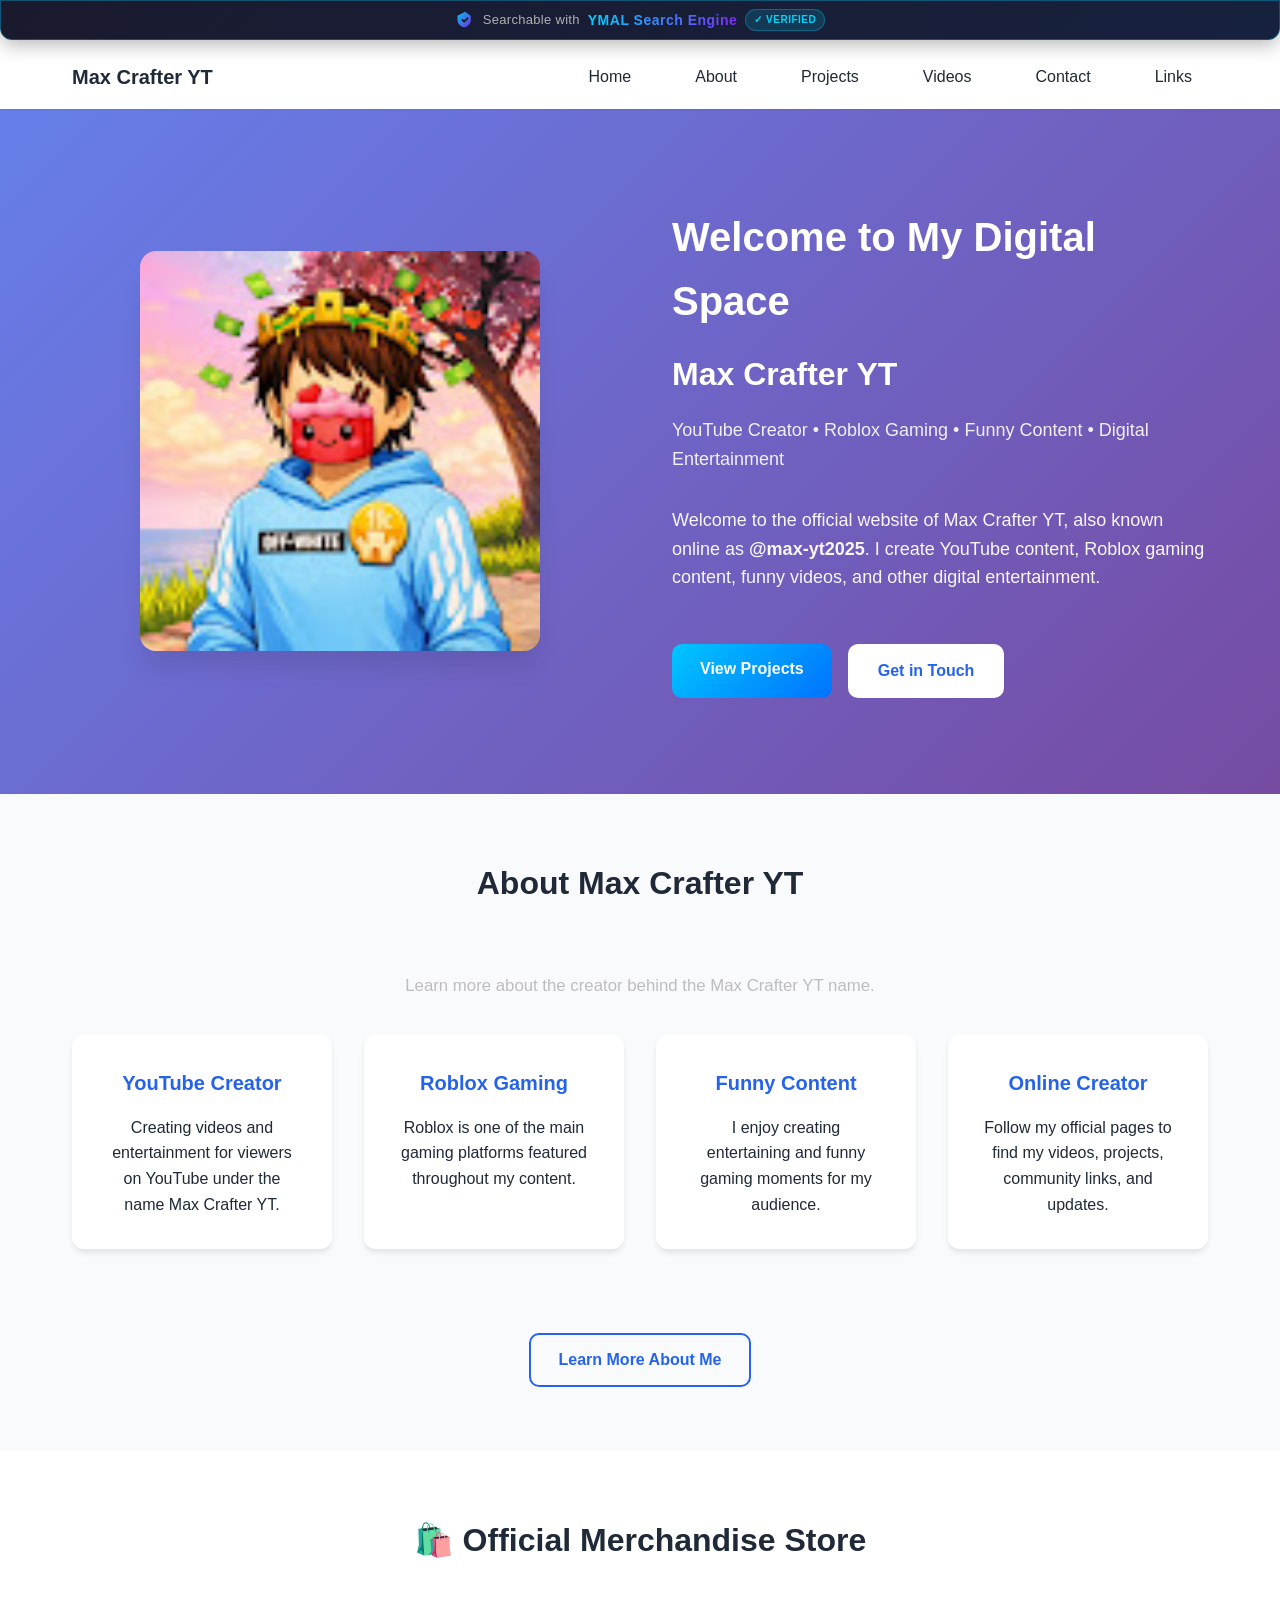
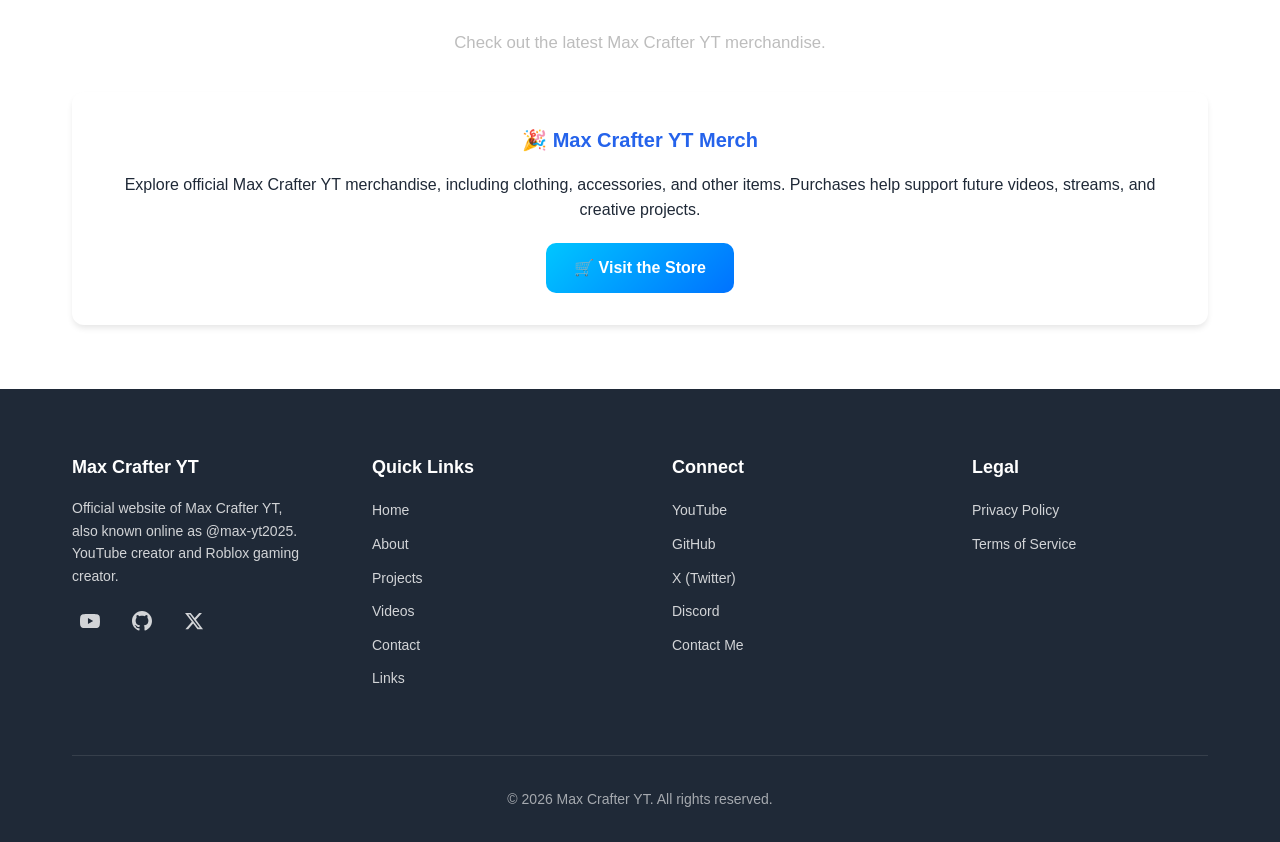
<file: index.html>
<!DOCTYPE html>
<html lang="en">
<head>
    <meta charset="UTF-8">
    <meta name="viewport" content="width=device-width, initial-scale=1.0">

    <title>Max Crafter YT | YouTube Creator & Roblox Gaming</title>

    <meta name="description" content="Max Crafter YT is a YouTube creator and Roblox gaming creator known as @max-yt2025. Explore videos, projects, official links, and information about Max Crafter YT.">

    <meta name="author" content="Max Crafter YT">
    <meta name="robots" content="index, follow">

    <link rel="canonical" href="https://max-yt2025.space/">

    <!-- Open Graph -->
    <meta property="og:type" content="website">
    <meta property="og:url" content="https://max-yt2025.space/">
    <meta property="og:title" content="Max Crafter YT | YouTube Creator & Roblox Gaming">
    <meta property="og:description" content="Official website of Max Crafter YT (@max-yt2025), a YouTube creator and Roblox gaming creator.">
    <meta property="og:image" content="https://max-yt2025.space/assets/profile2.jpg">
    <meta property="og:image:width" content="1200">
    <meta property="og:image:height" content="630">
    <meta property="og:site_name" content="Max Crafter YT">

    <!-- Twitter / X -->
    <meta name="twitter:card" content="summary_large_image">
    <meta name="twitter:url" content="https://max-yt2025.space/">
    <meta name="twitter:title" content="Max Crafter YT | YouTube Creator & Roblox Gaming">
    <meta name="twitter:description" content="Official website of Max Crafter YT (@max-yt2025), a YouTube creator and Roblox gaming creator.">
    <meta name="twitter:image" content="https://max-yt2025.space/assets/twitter-image.jpg">

    <link rel="icon" type="image/x-icon" href="favicon/favicon.ico">
    <link rel="stylesheet" href="css/styles.css">

    <!-- Google AdSense -->
    <script async
        src="https://pagead2.googlesyndication.com/pagead/js/adsbygoogle.js?client=ca-pub-3309273645696464"
        crossorigin="anonymous"></script>

    <!-- Person / Creator structured data -->
    <script type="application/ld+json">
    {
        "@context": "https://schema.org",
        "@type": "Person",
        "name": "Max Crafter YT",
        "alternateName": [
            "@max-yt2025",
            "Max Crafter"
        ],
        "url": "https://max-yt2025.space/",
        "image": "https://max-yt2025.space/assets/profile2.jpg",
        "description": "Max Crafter YT is a YouTube creator and Roblox gaming creator known online as @max-yt2025.",
        "sameAs": [
            "https://youtube.com/@max-yt2025",
            "https://github.com/max-yt2025",
            "https://twitter.com/max_yt2025",
            "https://max-yt2025.space/discord"
        ]
    }
    </script>

    <!-- Website structured data -->
    <script type="application/ld+json">
    {
        "@context": "https://schema.org",
        "@type": "WebSite",
        "name": "Max Crafter YT",
        "url": "https://max-yt2025.space/",
        "description": "The official website of Max Crafter YT, a YouTube creator and Roblox gaming creator.",
        "publisher": {
            "@type": "Person",
            "name": "Max Crafter YT"
        }
    }
    </script>

    <!-- YMAL Banner -->
    <style>
        .ymal-banner {
            background: linear-gradient(135deg, #1a1a2e 0%, #16213e 100%);
            border: 1px solid rgba(0, 212, 255, 0.3);
            border-radius: 0 0 12px 12px;
            padding: 8px 20px;
            display: flex;
            justify-content: center;
            align-items: center;
            gap: 8px;
            box-shadow: 0 4px 20px rgba(0, 0, 0, 0.3);
            backdrop-filter: blur(10px);
            width: 100%;
            position: fixed;
            top: 0;
            left: 0;
            z-index: 10000;
        }

        .ymal-banner:hover {
            border-color: rgba(0, 212, 255, 0.6);
            box-shadow: 0 4px 25px rgba(0, 212, 255, 0.15);
        }

        .shield-icon {
            width: 20px;
            height: 20px;
            flex-shrink: 0;
        }

        .banner-text {
            color: #b0b0b0;
            font-size: 13px;
            font-weight: 500;
            letter-spacing: 0.3px;
            white-space: nowrap;
        }

        .banner-brand {
            background: linear-gradient(90deg, #00d4ff, #7b2ff7);
            -webkit-background-clip: text;
            -webkit-text-fill-color: transparent;
            background-clip: text;
            font-weight: 700;
            font-size: 14px;
            letter-spacing: 0.5px;
            white-space: nowrap;
            cursor: pointer;
            text-decoration: none;
        }

        .banner-brand:hover {
            background: linear-gradient(90deg, #33ddff, #9b4fff);
            -webkit-background-clip: text;
            -webkit-text-fill-color: transparent;
            background-clip: text;
        }

        .verified-badge {
            background: rgba(0, 212, 255, 0.15);
            border: 1px solid rgba(0, 212, 255, 0.3);
            border-radius: 12px;
            padding: 2px 8px;
            font-size: 10px;
            color: #00d4ff;
            font-weight: 600;
            letter-spacing: 0.5px;
            white-space: nowrap;
        }

        body {
            padding-top: 45px;
        }

        .section-subtitle {
            text-align: center;
            color: #bdbdbd;
            margin-bottom: 35px;
            font-size: 1.05rem;
        }

        .btn {
            display: inline-block;
            margin-top: 20px;
            padding: 12px 28px;
            border-radius: 10px;
            text-decoration: none;
            font-weight: 700;
            transition: all 0.25s ease;
        }

        .btn-primary {
            background: linear-gradient(135deg, #00c6ff, #0072ff);
            color: #fff;
        }

        .btn-primary:hover {
            transform: translateY(-3px);
            box-shadow: 0 8px 20px rgba(0, 114, 255, 0.35);
        }

        @media (max-width: 480px) {
            .ymal-banner {
                padding: 6px 12px;
                gap: 6px;
                border-radius: 0 0 8px 8px;
            }

            .banner-text {
                font-size: 11px;
            }

            .banner-brand {
                font-size: 12px;
            }

            .verified-badge {
                font-size: 9px;
                padding: 2px 6px;
            }

            .shield-icon {
                width: 18px;
                height: 18px;
            }

            body {
                padding-top: 38px;
            }
        }
    </style>
</head>

<body>

    <!-- YMAL Search Engine Banner -->
    <div class="ymal-banner">
        <svg class="shield-icon"
             viewBox="0 0 24 24"
             fill="none"
             xmlns="http://www.w3.org/2000/svg"
             aria-hidden="true">

            <defs>
                <linearGradient id="shieldGrad"
                                x1="0%"
                                y1="0%"
                                x2="100%"
                                y2="100%">
                    <stop offset="0%"
                          style="stop-color:#00d4ff;stop-opacity:1" />
                    <stop offset="100%"
                          style="stop-color:#7b2ff7;stop-opacity:1" />
                </linearGradient>
            </defs>

            <path d="M12 2L3 7V12C3 16.4183 6.58172 20 11 21C15.4183 20 19 16.4183 19 12V7L12 2Z"
                  fill="url(#shieldGrad)"
                  opacity="0.9"/>

            <path d="M9 12L11 14L15 10"
                  stroke="#1a1a2e"
                  stroke-width="2.2"
                  stroke-linecap="round"
                  stroke-linejoin="round"/>
        </svg>

        <span class="banner-text">
            Searchable with
        </span>

        <a href="https://ymal.space/"
           target="_blank"
           rel="noopener noreferrer"
           class="banner-brand">
            YMAL Search Engine
        </a>

        <span class="verified-badge">
            ✓ VERIFIED
        </span>
    </div>

    <!-- Navigation -->
    <nav class="navbar">
        <div class="container">

            <div class="nav-brand">
                <a href="/">Max Crafter YT</a>
            </div>

            <button class="nav-toggle"
                    id="navToggle"
                    aria-label="Toggle navigation"
                    aria-expanded="false">

                <span></span>
                <span></span>
                <span></span>

            </button>

            <ul class="nav-menu" id="navMenu">

                <li>
                    <a href="/" class="active">Home</a>
                </li>

                <li>
                    <a href="/about">About</a>
                </li>

                <li>
                    <a href="/projects">Projects</a>
                </li>

                <li>
                    <a href="/videos">Videos</a>
                </li>

                <li>
                    <a href="/contact">Contact</a>
                </li>

                <li>
                    <a href="/links">Links</a>
                </li>

            </ul>

        </div>
    </nav>

    <!-- Hero -->
    <header class="hero">
        <div class="container">

            <div class="hero-content">

                <div class="hero-image">
                    <img
                        src="assets/profile2.jpg"
                        alt="Max Crafter YT"
                        width="400"
                        height="400">
                </div>

                <div class="hero-text">

                    <h1>Welcome to My Digital Space</h1>

                    <h2>Max Crafter YT</h2>

                    <p class="hero-tagline">
                        YouTube Creator • Roblox Gaming • Funny Content • Digital Entertainment
                    </p>

                    <p class="hero-description">
                        Welcome to the official website of Max Crafter YT,
                        also known online as <strong>@max-yt2025</strong>.
                        I create YouTube content, Roblox gaming content,
                        funny videos, and other digital entertainment.
                    </p>

                    <div class="hero-buttons">

                        <a href="/projects"
                           class="btn btn-primary">
                            View Projects
                        </a>

                        <a href="/contact"
                           class="btn btn-secondary">
                            Get in Touch
                        </a>

                    </div>

                </div>

            </div>

        </div>
    </header>

    <!-- About Preview -->
    <section class="section about-preview">

        <div class="container">

            <h2>About Max Crafter YT</h2>

            <p class="section-subtitle">
                Learn more about the creator behind the Max Crafter YT name.
            </p>

            <div class="about-grid">

                <div class="about-card">
                    <h3>YouTube Creator</h3>
                    <p>
                        Creating videos and entertainment for viewers on YouTube
                        under the name Max Crafter YT.
                    </p>
                </div>

                <div class="about-card">
                    <h3>Roblox Gaming</h3>
                    <p>
                        Roblox is one of the main gaming platforms featured
                        throughout my content.
                    </p>
                </div>

                <div class="about-card">
                    <h3>Funny Content</h3>
                    <p>
                        I enjoy creating entertaining and funny gaming moments
                        for my audience.
                    </p>
                </div>

                <div class="about-card">
                    <h3>Online Creator</h3>
                    <p>
                        Follow my official pages to find my videos, projects,
                        community links, and updates.
                    </p>
                </div>

            </div>

            <div class="section-footer">
                <a href="/about" class="btn btn-outline">
                    Learn More About Me
                </a>
            </div>

        </div>

    </section>

    <!-- Official Merchandise -->
    <section class="section about-preview">

        <div class="container">

            <h2>🛍️ Official Merchandise Store</h2>

            <p class="section-subtitle">
                Check out the latest Max Crafter YT merchandise.
            </p>

            <div class="about-grid">

                <div class="about-card">

                    <h3>🎉 Max Crafter YT Merch</h3>

                    <p>
                        Explore official Max Crafter YT merchandise,
                        including clothing, accessories, and other items.
                        Purchases help support future videos, streams,
                        and creative projects.
                    </p>

                    <a href="https://shop.max-yt2025.space/"
                       target="_blank"
                       rel="noopener noreferrer"
                       class="btn btn-primary"
                       aria-label="Visit the official Max Crafter YT merchandise store">
                        🛒 Visit the Store
                    </a>

                </div>

            </div>

        </div>

    </section>

    <!-- Background Music -->
    <audio id="bgmusic" loop>
        <source src="music.mp3" type="audio/mpeg">
    </audio>

    <!-- Footer -->
    <footer class="footer">

        <div class="container">

            <div class="footer-content">

                <!-- Creator -->
                <div class="footer-section">

                    <h4>Max Crafter YT</h4>

                    <p>
                        Official website of Max Crafter YT,
                        also known online as @max-yt2025.
                        YouTube creator and Roblox gaming creator.
                    </p>

                    <div class="footer-social">

                        <a href="https://youtube.com/@max-yt2025"
                           target="_blank"
                           rel="noopener noreferrer"
                           aria-label="YouTube">

                            <svg viewBox="0 0 24 24"
                                 width="20"
                                 height="20"
                                 fill="currentColor">
                                <path d="M23.498 6.186a3.016 3.016 0 0 0-2.122-2.136C19.505 3.545 12 3.545 12 3.545s-7.505 0-9.377.505A3.017 3.017 0 0 0 .502 6.186C0 8.07 0 12 0 12s0 3.93.502 5.814a3.016 3.016 0 0 0 2.122 2.136c1.871.505 9.376.505 9.376.505s7.505 0 9.377-.505a3.015 3.015 0 0 0 2.122-2.136C24 15.93 24 12 24 12s0-3.93-.502-5.814zM9.545 15.568V8.432L15.818 12l-6.273 3.568z"/>
                            </svg>

                        </a>

                        <a href="https://github.com/max-yt2025"
                           target="_blank"
                           rel="noopener noreferrer"
                           aria-label="GitHub">

                            <svg viewBox="0 0 24 24"
                                 width="20"
                                 height="20"
                                 fill="currentColor">
                                <path d="M12 0c-6.626 0-12 5.373-12 12 0 5.302 3.438 9.8 8.207 11.387.599.111.793-.261.793-.577v-2.234c-3.338.726-4.033-1.416-4.033-1.416-.546-1.387-1.333-1.756-1.333-1.756-1.089-.745.083-.729.083-.729 1.205.084 1.839 1.237 1.839 1.237 1.07 1.834 2.807 1.304 3.492.997.107-.775.418-1.305.762-1.604-2.665-.305-5.467-1.334-5.467-5.931 0-1.311.469-2.381 1.236-3.221-.124-.303-.535-1.524.117-3.176 0 0 1.008-.322 3.301 1.23.957-.266 1.983-.399 3.003-.404 1.02.005 2.047.138 3.006.404 2.291-1.552 3.297-1.23 3.297-1.23.653 1.653.242 2.874.118 3.176.77.84 1.235 1.911 1.235 3.221 0 4.609-2.807 5.624-5.479 5.921.43.372.823 1.102.823 2.222v3.293c0 .319.192.694.801.576 4.765-1.589 8.199-6.086 8.199-11.386 0-6.627-5.373-12-12-12z"/>
                            </svg>

                        </a>

                        <a href="https://twitter.com/max_yt2025"
                           target="_blank"
                           rel="noopener noreferrer"
                           aria-label="X (Twitter)">

                            <svg viewBox="0 0 24 24"
                                 width="20"
                                 height="20"
                                 fill="currentColor">
                                <path d="M18.244 2.25h3.308l-7.227 8.26 8.502 11.24H16.17l-5.214-6.817L4.99 21.75H1.68l7.73-8.835L1.254 2.25H8.08l4.713 6.231zm-1.161 17.52h1.833L7.084 4.126H5.117z"/>
                            </svg>

                        </a>

                    </div>

                </div>

                <!-- Quick Links -->
                <div class="footer-section">

                    <h4>Quick Links</h4>

                    <ul>
                        <li><a href="/">Home</a></li>
                        <li><a href="/about">About</a></li>
                        <li><a href="/projects">Projects</a></li>
                        <li><a href="/videos">Videos</a></li>
                        <li><a href="/contact">Contact</a></li>
                        <li><a href="/links">Links</a></li>
                    </ul>

                </div>

                <!-- Connect -->
                <div class="footer-section">

                    <h4>Connect</h4>

                    <ul>
                        <li>
                            <a href="https://youtube.com/@max-yt2025"
                               target="_blank"
                               rel="noopener noreferrer">
                                YouTube
                            </a>
                        </li>

                        <li>
                            <a href="https://github.com/max-yt2025"
                               target="_blank"
                               rel="noopener noreferrer">
                                GitHub
                            </a>
                        </li>

                        <li>
                            <a href="https://twitter.com/max_yt2025"
                               target="_blank"
                               rel="noopener noreferrer">
                                X (Twitter)
                            </a>
                        </li>

                        <li>
                            <a href="/discord">
                                Discord
                            </a>
                        </li>

                        <li>
                            <a href="/contact">
                                Contact Me
                            </a>
                        </li>
                    </ul>

                </div>

                <!-- Legal -->
                <div class="footer-section">

                    <h4>Legal</h4>

                    <ul>
                        <li>
                            <a href="/privacy">
                                Privacy Policy
                            </a>
                        </li>

                        <li>
                            <a href="/terms">
                                Terms of Service
                            </a>
                        </li>
                    </ul>

                </div>

            </div>

            <div class="footer-bottom">

                <p>
                    &copy; 2026 Max Crafter YT. All rights reserved.
                </p>

            </div>

        </div>

    </footer>

    <script src="js/script.js"></script>

    <script>
        document.addEventListener("click", function () {
            const music = document.getElementById("bgmusic");

            if (music) {
                music.play().catch(() => {});
            }
        }, { once: true });
    </script>

</body>
</html>
</file>
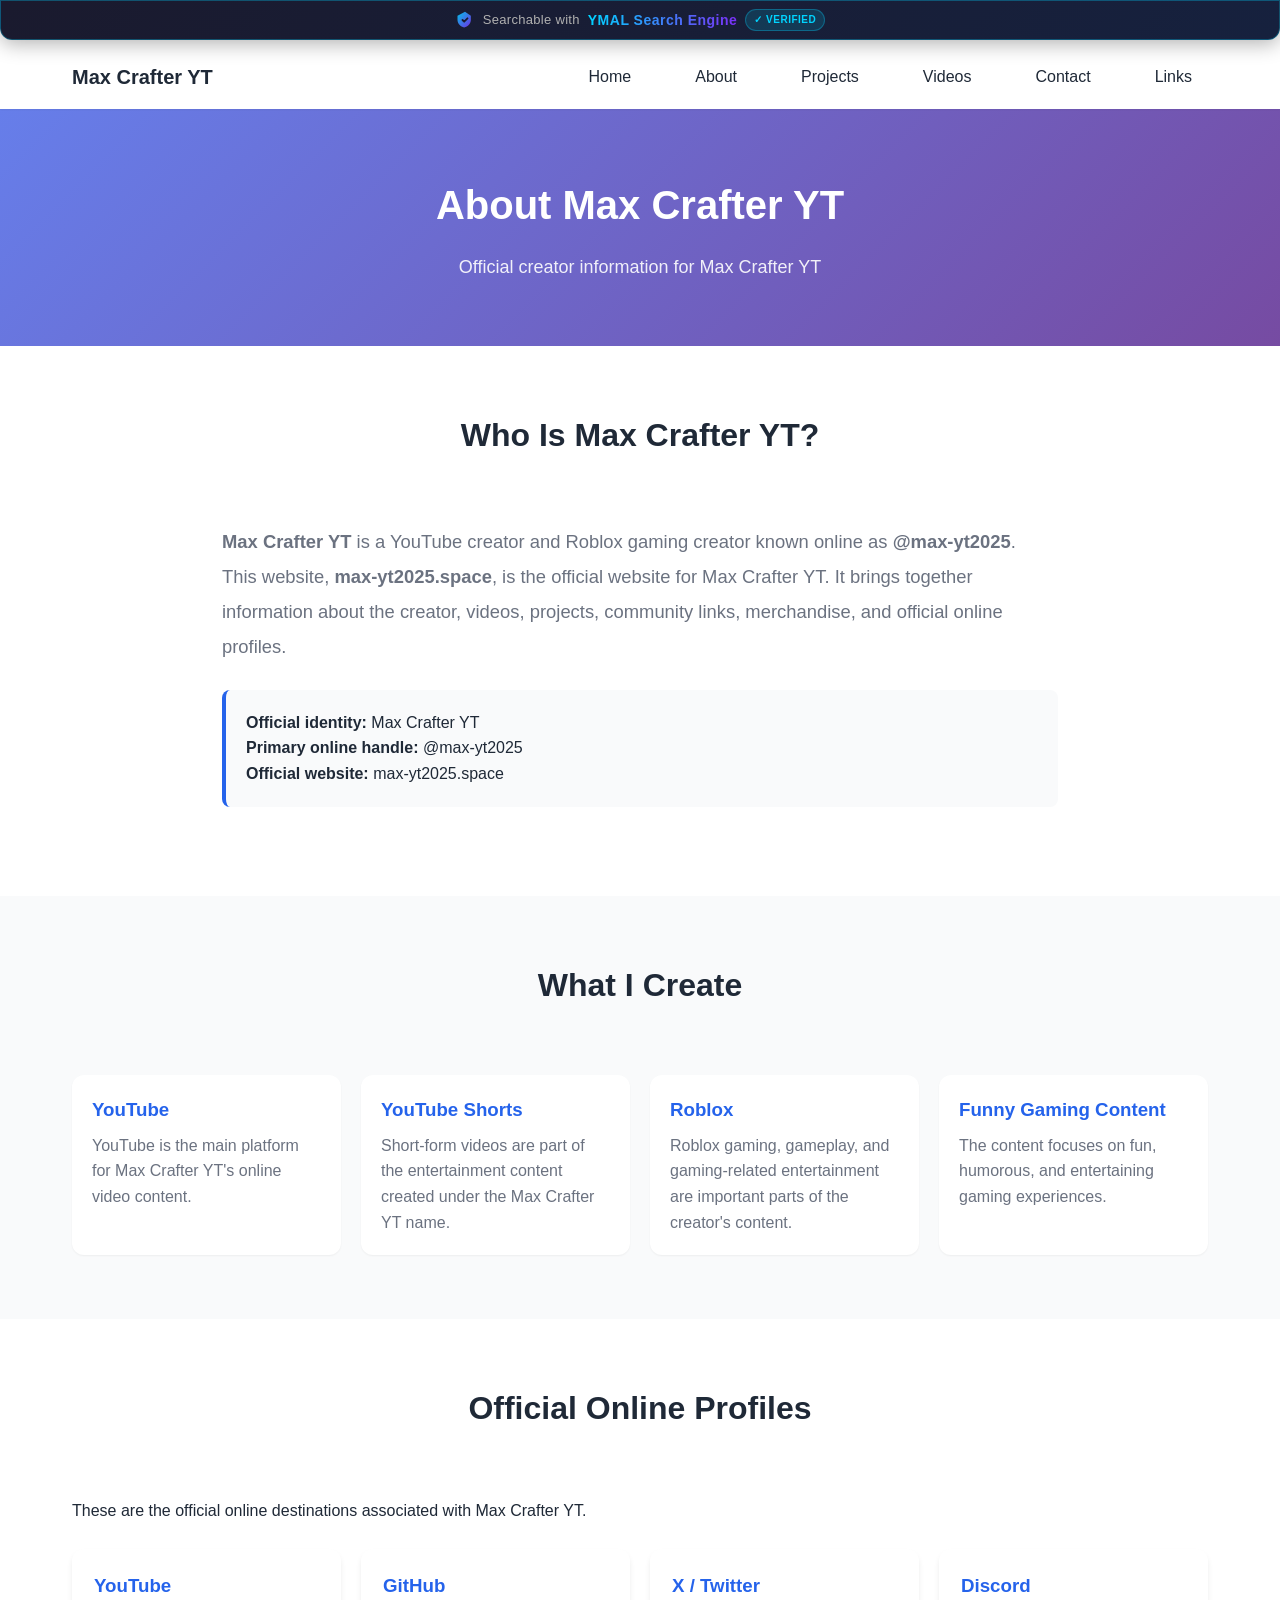
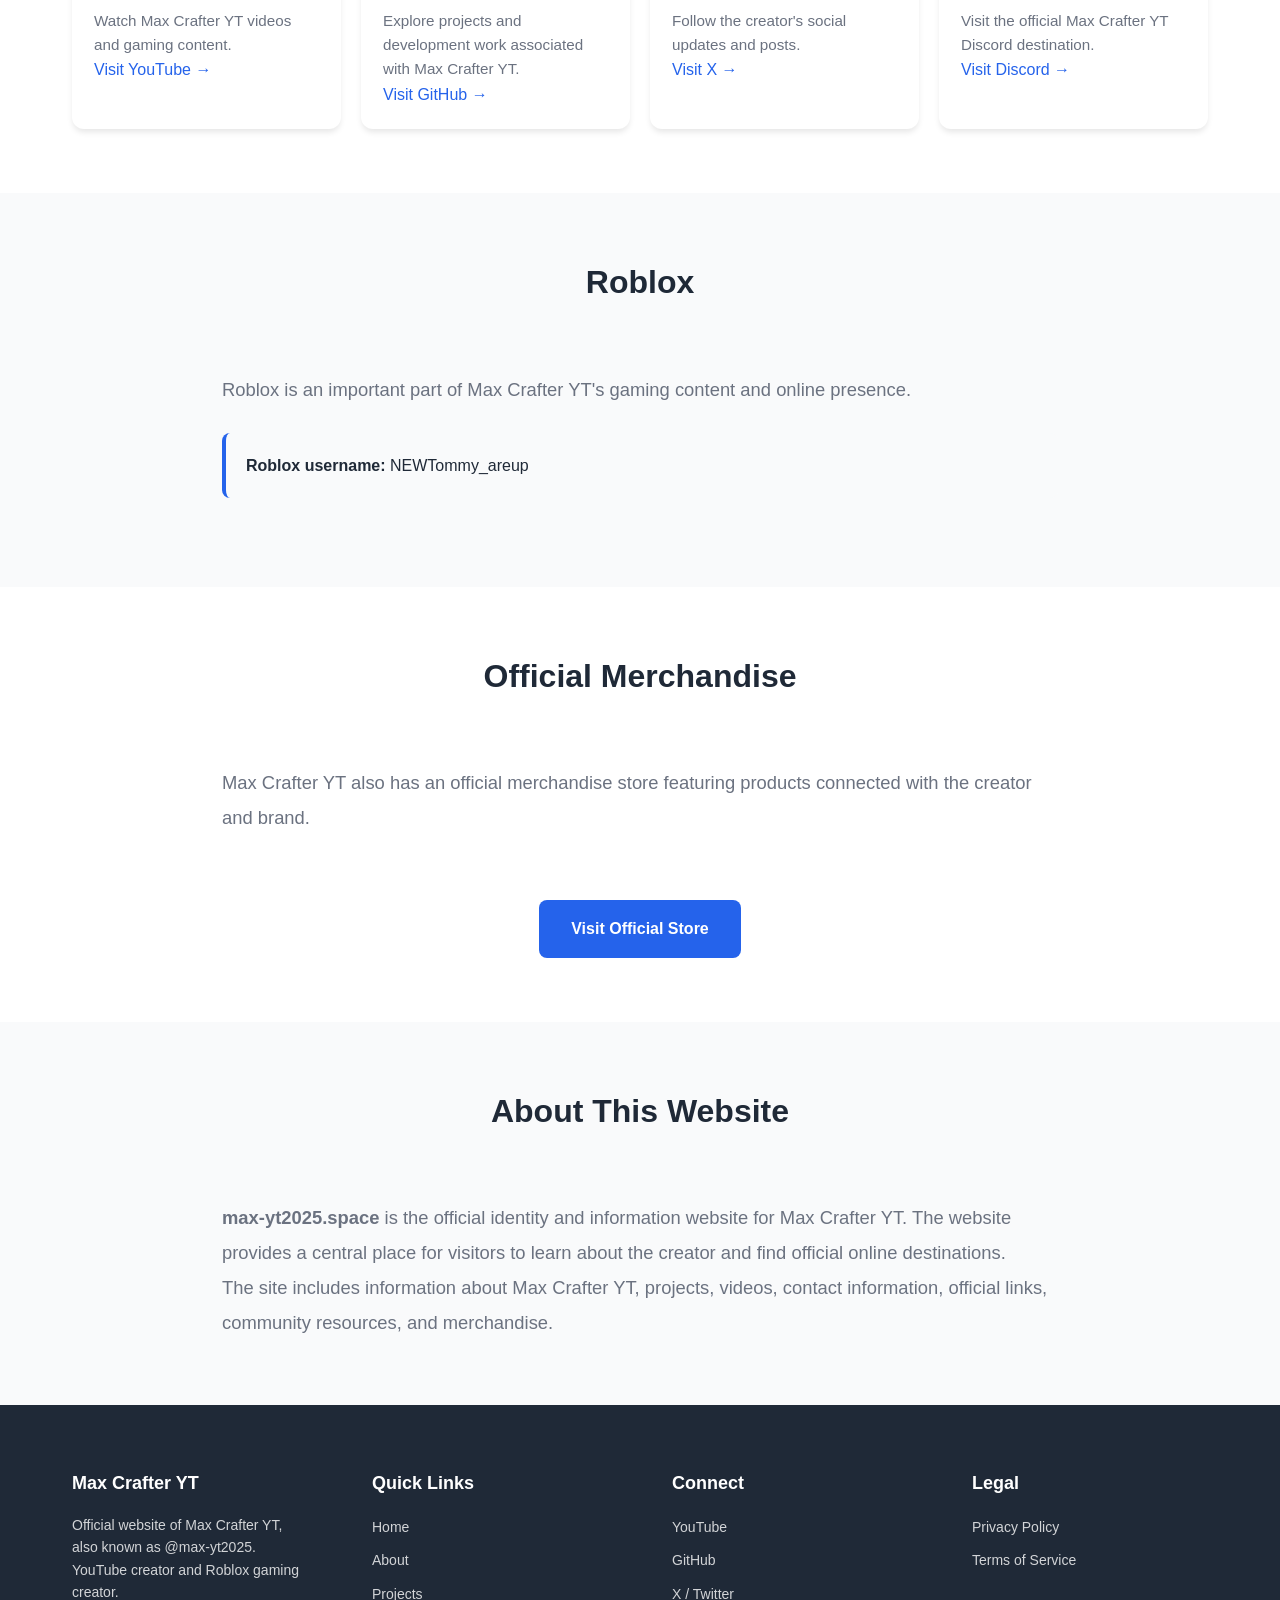
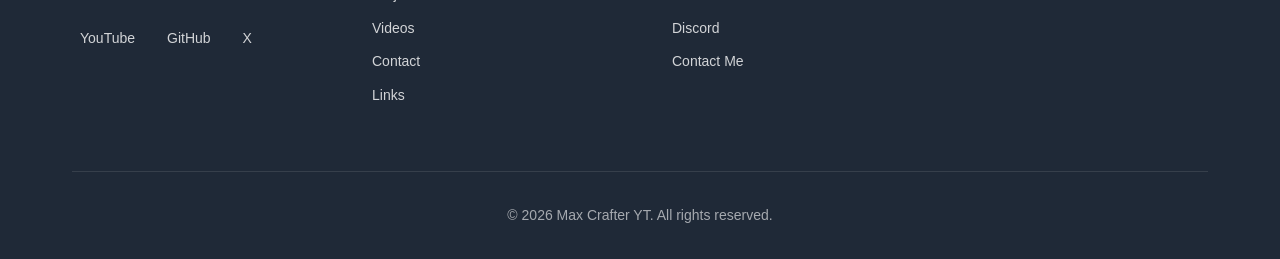
<file: about.html>
<!DOCTYPE html>
<html lang="en">
<head>
    <meta charset="UTF-8">
    <meta name="viewport" content="width=device-width, initial-scale=1.0">

    <title>About Max Crafter YT | Official Creator Information</title>

    <meta name="description" content="Learn about Max Crafter YT, also known as @max-yt2025. This is the official website for the YouTube creator and Roblox gaming creator behind Max Crafter YT.">

    <meta name="author" content="Max Crafter YT">
    <meta name="robots" content="index, follow">

    <link rel="canonical" href="https://max-yt2025.space/about">

    <!-- Open Graph -->
    <meta property="og:type" content="profile">
    <meta property="og:url" content="https://max-yt2025.space/about">
    <meta property="og:title" content="About Max Crafter YT">
    <meta property="og:description" content="Official information about Max Crafter YT (@max-yt2025), a YouTube creator and Roblox gaming creator.">
    <meta property="og:image" content="https://max-yt2025.space/assets/profile2.jpg">
    <meta property="og:site_name" content="Max Crafter YT">

    <!-- Structured data: Person -->
    <script type="application/ld+json">
    {
        "@context": "https://schema.org",
        "@type": "Person",
        "name": "Max Crafter YT",
        "alternateName": [
            "@max-yt2025",
            "Max Crafter YT",
            "MaxCrafterYT"
        ],
        "url": "https://max-yt2025.space/about",
        "image": "https://max-yt2025.space/assets/profile2.jpg",
        "description": "Max Crafter YT is a YouTube creator and Roblox gaming creator known online as @max-yt2025.",
        "sameAs": [
            "https://youtube.com/@max-yt2025",
            "https://github.com/max-yt2025",
            "https://twitter.com/max_yt2025",
            "https://max-yt2025.space/discord"
        ],
        "knowsAbout": [
            "YouTube",
            "YouTube Shorts",
            "Roblox",
            "Gaming",
            "Gaming Entertainment",
            "Digital Content Creation"
        ]
    }
    </script>

    <!-- Breadcrumb structured data -->
    <script type="application/ld+json">
    {
        "@context": "https://schema.org",
        "@type": "BreadcrumbList",
        "itemListElement": [
            {
                "@type": "ListItem",
                "position": 1,
                "name": "Home",
                "item": "https://max-yt2025.space/"
            },
            {
                "@type": "ListItem",
                "position": 2,
                "name": "About",
                "item": "https://max-yt2025.space/about"
            }
        ]
    }
    </script>

    <link rel="icon"
          type="image/x-icon"
          href="favicon/favicon.ico">

    <link rel="stylesheet"
          href="css/styles.css">

    <!-- YMAL Banner -->
    <style>
        .ymal-banner {
            background: linear-gradient(135deg, #1a1a2e 0%, #16213e 100%);
            border: 1px solid rgba(0, 212, 255, 0.3);
            border-radius: 0 0 12px 12px;
            padding: 8px 20px;
            display: flex;
            justify-content: center;
            align-items: center;
            gap: 8px;
            box-shadow: 0 4px 20px rgba(0, 0, 0, 0.3);
            backdrop-filter: blur(10px);
            width: 100%;
            position: fixed;
            top: 0;
            left: 0;
            z-index: 10000;
        }

        .ymal-banner:hover {
            border-color: rgba(0, 212, 255, 0.6);
            box-shadow: 0 4px 25px rgba(0, 212, 255, 0.15);
        }

        .shield-icon {
            width: 20px;
            height: 20px;
            flex-shrink: 0;
        }

        .banner-text {
            color: #b0b0b0;
            font-size: 13px;
            font-weight: 500;
            letter-spacing: 0.3px;
            white-space: nowrap;
        }

        .banner-brand {
            background: linear-gradient(90deg, #00d4ff, #7b2ff7);
            -webkit-background-clip: text;
            -webkit-text-fill-color: transparent;
            background-clip: text;
            font-weight: 700;
            font-size: 14px;
            letter-spacing: 0.5px;
            white-space: nowrap;
            cursor: pointer;
            text-decoration: none;
        }

        .verified-badge {
            background: rgba(0, 212, 255, 0.15);
            border: 1px solid rgba(0, 212, 255, 0.3);
            border-radius: 12px;
            padding: 2px 8px;
            font-size: 10px;
            color: #00d4ff;
            font-weight: 600;
            letter-spacing: 0.5px;
            white-space: nowrap;
        }

        body {
            padding-top: 45px;
        }

        .about-identity {
            max-width: 900px;
            margin: 0 auto;
        }

        .identity-intro {
            font-size: 1.15rem;
            line-height: 1.9;
            color: var(--text-light);
        }

        .identity-highlight {
            background: var(--bg-light);
            border-left: 4px solid var(--primary-color);
            padding: 20px;
            margin: 25px 0;
            border-radius: 8px;
        }

        .identity-highlight strong {
            color: var(--text-dark);
        }

        .official-links {
            display: grid;
            grid-template-columns: repeat(auto-fit, minmax(220px, 1fr));
            gap: 20px;
            margin-top: 25px;
        }

        .official-link-card {
            background: var(--bg-white);
            border-radius: 12px;
            padding: 22px;
            box-shadow: var(--shadow-md);
            transition: transform 0.25s ease;
        }

        .official-link-card:hover {
            transform: translateY(-4px);
            box-shadow: var(--shadow-lg);
        }

        .official-link-card h3 {
            margin-bottom: 8px;
            color: var(--primary-color);
        }

        .official-link-card p {
            color: var(--text-light);
            font-size: 0.95rem;
        }

        .creator-facts {
            display: grid;
            grid-template-columns: repeat(auto-fit, minmax(220px, 1fr));
            gap: 20px;
        }

        .creator-fact {
            padding: 20px;
            border-radius: 12px;
            background: var(--bg-white);
            box-shadow: var(--shadow-sm);
        }

        .creator-fact h3 {
            margin-bottom: 8px;
            color: var(--primary-color);
        }

        .creator-fact p {
            color: var(--text-light);
        }

        @media (max-width: 480px) {
            .ymal-banner {
                padding: 6px 12px;
                gap: 6px;
                border-radius: 0 0 8px 8px;
            }

            .banner-text {
                font-size: 11px;
            }

            .banner-brand {
                font-size: 12px;
            }

            .verified-badge {
                font-size: 9px;
                padding: 2px 6px;
            }

            .shield-icon {
                width: 18px;
                height: 18px;
            }

            body {
                padding-top: 38px;
            }
        }
    </style>
</head>

<body>

    <!-- YMAL Search Engine Banner -->
    <div class="ymal-banner">

        <svg class="shield-icon"
             viewBox="0 0 24 24"
             fill="none"
             xmlns="http://www.w3.org/2000/svg"
             aria-hidden="true">

            <defs>
                <linearGradient id="shieldGrad"
                                x1="0%"
                                y1="0%"
                                x2="100%"
                                y2="100%">
                    <stop offset="0%"
                          style="stop-color:#00d4ff;stop-opacity:1" />

                    <stop offset="100%"
                          style="stop-color:#7b2ff7;stop-opacity:1" />
                </linearGradient>
            </defs>

            <path d="M12 2L3 7V12C3 16.4183 6.58172 20 11 21C15.4183 20 19 16.4183 19 12V7L12 2Z"
                  fill="url(#shieldGrad)"
                  opacity="0.9"/>

            <path d="M9 12L11 14L15 10"
                  stroke="#1a1a2e"
                  stroke-width="2.2"
                  stroke-linecap="round"
                  stroke-linejoin="round"/>
        </svg>

        <span class="banner-text">
            Searchable with
        </span>

        <a href="https://ymal.space/"
           target="_blank"
           rel="noopener noreferrer"
           class="banner-brand">
            YMAL Search Engine
        </a>

        <span class="verified-badge">
            ✓ VERIFIED
        </span>

    </div>

    <!-- Navigation -->
    <nav class="navbar">

        <div class="container">

            <div class="nav-brand">
                <a href="/">
                    Max Crafter YT
                </a>
            </div>

            <button class="nav-toggle"
                    id="navToggle"
                    aria-label="Toggle navigation"
                    aria-expanded="false">

                <span></span>
                <span></span>
                <span></span>

            </button>

            <ul class="nav-menu" id="navMenu">

                <li>
                    <a href="/">
                        Home
                    </a>
                </li>

                <li>
                    <a href="/about"
                       class="active"
                       aria-current="page">
                        About
                    </a>
                </li>

                <li>
                    <a href="/projects">
                        Projects
                    </a>
                </li>

                <li>
                    <a href="/videos">
                        Videos
                    </a>
                </li>

                <li>
                    <a href="/contact">
                        Contact
                    </a>
                </li>

                <li>
                    <a href="/links">
                        Links
                    </a>
                </li>

            </ul>

        </div>

    </nav>

    <!-- Page Header -->
    <header class="page-header">

        <div class="container">

            <h1>About Max Crafter YT</h1>

            <p>
                Official creator information for Max Crafter YT
            </p>

        </div>

    </header>

    <!-- Main About Content -->
    <main>

        <!-- Identity -->
        <section class="section">

            <div class="container about-identity">

                <h2>Who Is Max Crafter YT?</h2>

                <p class="identity-intro">
                    <strong>Max Crafter YT</strong> is a YouTube creator and
                    Roblox gaming creator known online as
                    <strong>@max-yt2025</strong>.
                </p>

                <p class="identity-intro">
                    This website,
                    <strong>max-yt2025.space</strong>, is the official
                    website for Max Crafter YT. It brings together information
                    about the creator, videos, projects, community links,
                    merchandise, and official online profiles.
                </p>

                <div class="identity-highlight">

                    <p>
                        <strong>Official identity:</strong>
                        Max Crafter YT
                    </p>

                    <p>
                        <strong>Primary online handle:</strong>
                        @max-yt2025
                    </p>

                    <p>
                        <strong>Official website:</strong>
                        max-yt2025.space
                    </p>

                </div>

            </div>

        </section>

        <!-- What I Create -->
        <section class="section">

            <div class="container">

                <h2>What I Create</h2>

                <div class="creator-facts">

                    <div class="creator-fact">

                        <h3>YouTube</h3>

                        <p>
                            YouTube is the main platform for Max Crafter YT's
                            online video content.
                        </p>

                    </div>

                    <div class="creator-fact">

                        <h3>YouTube Shorts</h3>

                        <p>
                            Short-form videos are part of the entertainment
                            content created under the Max Crafter YT name.
                        </p>

                    </div>

                    <div class="creator-fact">

                        <h3>Roblox</h3>

                        <p>
                            Roblox gaming, gameplay, and gaming-related
                            entertainment are important parts of the creator's
                            content.
                        </p>

                    </div>

                    <div class="creator-fact">

                        <h3>Funny Gaming Content</h3>

                        <p>
                            The content focuses on fun, humorous, and
                            entertaining gaming experiences.
                        </p>

                    </div>

                </div>

            </div>

        </section>

        <!-- Official Profiles -->
        <section class="section">

            <div class="container">

                <h2>Official Online Profiles</h2>

                <p class="section-subtitle">
                    These are the official online destinations associated
                    with Max Crafter YT.
                </p>

                <div class="official-links">

                    <div class="official-link-card">

                        <h3>YouTube</h3>

                        <p>
                            Watch Max Crafter YT videos and gaming content.
                        </p>

                        <a href="https://youtube.com/@max-yt2025"
                           target="_blank"
                           rel="noopener noreferrer">
                            Visit YouTube →
                        </a>

                    </div>

                    <div class="official-link-card">

                        <h3>GitHub</h3>

                        <p>
                            Explore projects and development work associated
                            with Max Crafter YT.
                        </p>

                        <a href="https://github.com/max-yt2025"
                           target="_blank"
                           rel="noopener noreferrer">
                            Visit GitHub →
                        </a>

                    </div>

                    <div class="official-link-card">

                        <h3>X / Twitter</h3>

                        <p>
                            Follow the creator's social updates and posts.
                        </p>

                        <a href="https://twitter.com/max_yt2025"
                           target="_blank"
                           rel="noopener noreferrer">
                            Visit X →
                        </a>

                    </div>

                    <div class="official-link-card">

                        <h3>Discord</h3>

                        <p>
                            Visit the official Max Crafter YT Discord
                            destination.
                        </p>

                        <a href="/discord">
                            Visit Discord →
                        </a>

                    </div>

                </div>

            </div>

        </section>

        <!-- Roblox -->
        <section class="section">

            <div class="container about-identity">

                <h2>Roblox</h2>

                <p class="identity-intro">
                    Roblox is an important part of Max Crafter YT's gaming
                    content and online presence.
                </p>

                <div class="identity-highlight">

                    <p>
                        <strong>Roblox username:</strong>
                        NEWTommy_areup
                    </p>

                </div>

            </div>

        </section>

        <!-- Merchandise -->
        <section class="section">

            <div class="container about-identity">

                <h2>Official Merchandise</h2>

                <p class="identity-intro">
                    Max Crafter YT also has an official merchandise store
                    featuring products connected with the creator and brand.
                </p>

                <div class="section-footer">

                    <a href="https://shop.max-yt2025.space/"
                       target="_blank"
                       rel="noopener noreferrer"
                       class="btn btn-primary">
                        Visit Official Store
                    </a>

                </div>

            </div>

        </section>

        <!-- Website Identity -->
        <section class="section">

            <div class="container about-identity">

                <h2>About This Website</h2>

                <p class="identity-intro">
                    <strong>max-yt2025.space</strong> is the official
                    identity and information website for Max Crafter YT.
                    The website provides a central place for visitors to
                    learn about the creator and find official online
                    destinations.
                </p>

                <p class="identity-intro">
                    The site includes information about Max Crafter YT,
                    projects, videos, contact information, official links,
                    community resources, and merchandise.
                </p>

            </div>

        </section>

    </main>

    <!-- Footer -->
    <footer class="footer">

        <div class="container">

            <div class="footer-content">

                <div class="footer-section">

                    <h4>Max Crafter YT</h4>

                    <p>
                        Official website of Max Crafter YT,
                        also known as @max-yt2025.
                        YouTube creator and Roblox gaming creator.
                    </p>

                    <div class="footer-social">

                        <a href="https://youtube.com/@max-yt2025"
                           target="_blank"
                           rel="noopener noreferrer"
                           aria-label="YouTube">
                            YouTube
                        </a>

                        <a href="https://github.com/max-yt2025"
                           target="_blank"
                           rel="noopener noreferrer"
                           aria-label="GitHub">
                            GitHub
                        </a>

                        <a href="https://twitter.com/max_yt2025"
                           target="_blank"
                           rel="noopener noreferrer"
                           aria-label="X / Twitter">
                            X
                        </a>

                    </div>

                </div>

                <div class="footer-section">

                    <h4>Quick Links</h4>

                    <ul>

                        <li>
                            <a href="/">
                                Home
                            </a>
                        </li>

                        <li>
                            <a href="/about">
                                About
                            </a>
                        </li>

                        <li>
                            <a href="/projects">
                                Projects
                            </a>
                        </li>

                        <li>
                            <a href="/videos">
                                Videos
                            </a>
                        </li>

                        <li>
                            <a href="/contact">
                                Contact
                            </a>
                        </li>

                        <li>
                            <a href="/links">
                                Links
                            </a>
                        </li>

                    </ul>

                </div>

                <div class="footer-section">

                    <h4>Connect</h4>

                    <ul>

                        <li>
                            <a href="https://youtube.com/@max-yt2025"
                               target="_blank"
                               rel="noopener noreferrer">
                                YouTube
                            </a>
                        </li>

                        <li>
                            <a href="https://github.com/max-yt2025"
                               target="_blank"
                               rel="noopener noreferrer">
                                GitHub
                            </a>
                        </li>

                        <li>
                            <a href="https://twitter.com/max_yt2025"
                               target="_blank"
                               rel="noopener noreferrer">
                                X / Twitter
                            </a>
                        </li>

                        <li>
                            <a href="/discord">
                                Discord
                            </a>
                        </li>

                        <li>
                            <a href="/contact">
                                Contact Me
                            </a>
                        </li>

                    </ul>

                </div>

                <div class="footer-section">

                    <h4>Legal</h4>

                    <ul>

                        <li>
                            <a href="/privacy">
                                Privacy Policy
                            </a>
                        </li>

                        <li>
                            <a href="/terms">
                                Terms of Service
                            </a>
                        </li>

                    </ul>

                </div>

            </div>

            <div class="footer-bottom">

                <p>
                    &copy; 2026 Max Crafter YT. All rights reserved.
                </p>

            </div>

        </div>

    </footer>

    <script src="js/script.js"></script>

</body>
</html>
</file>
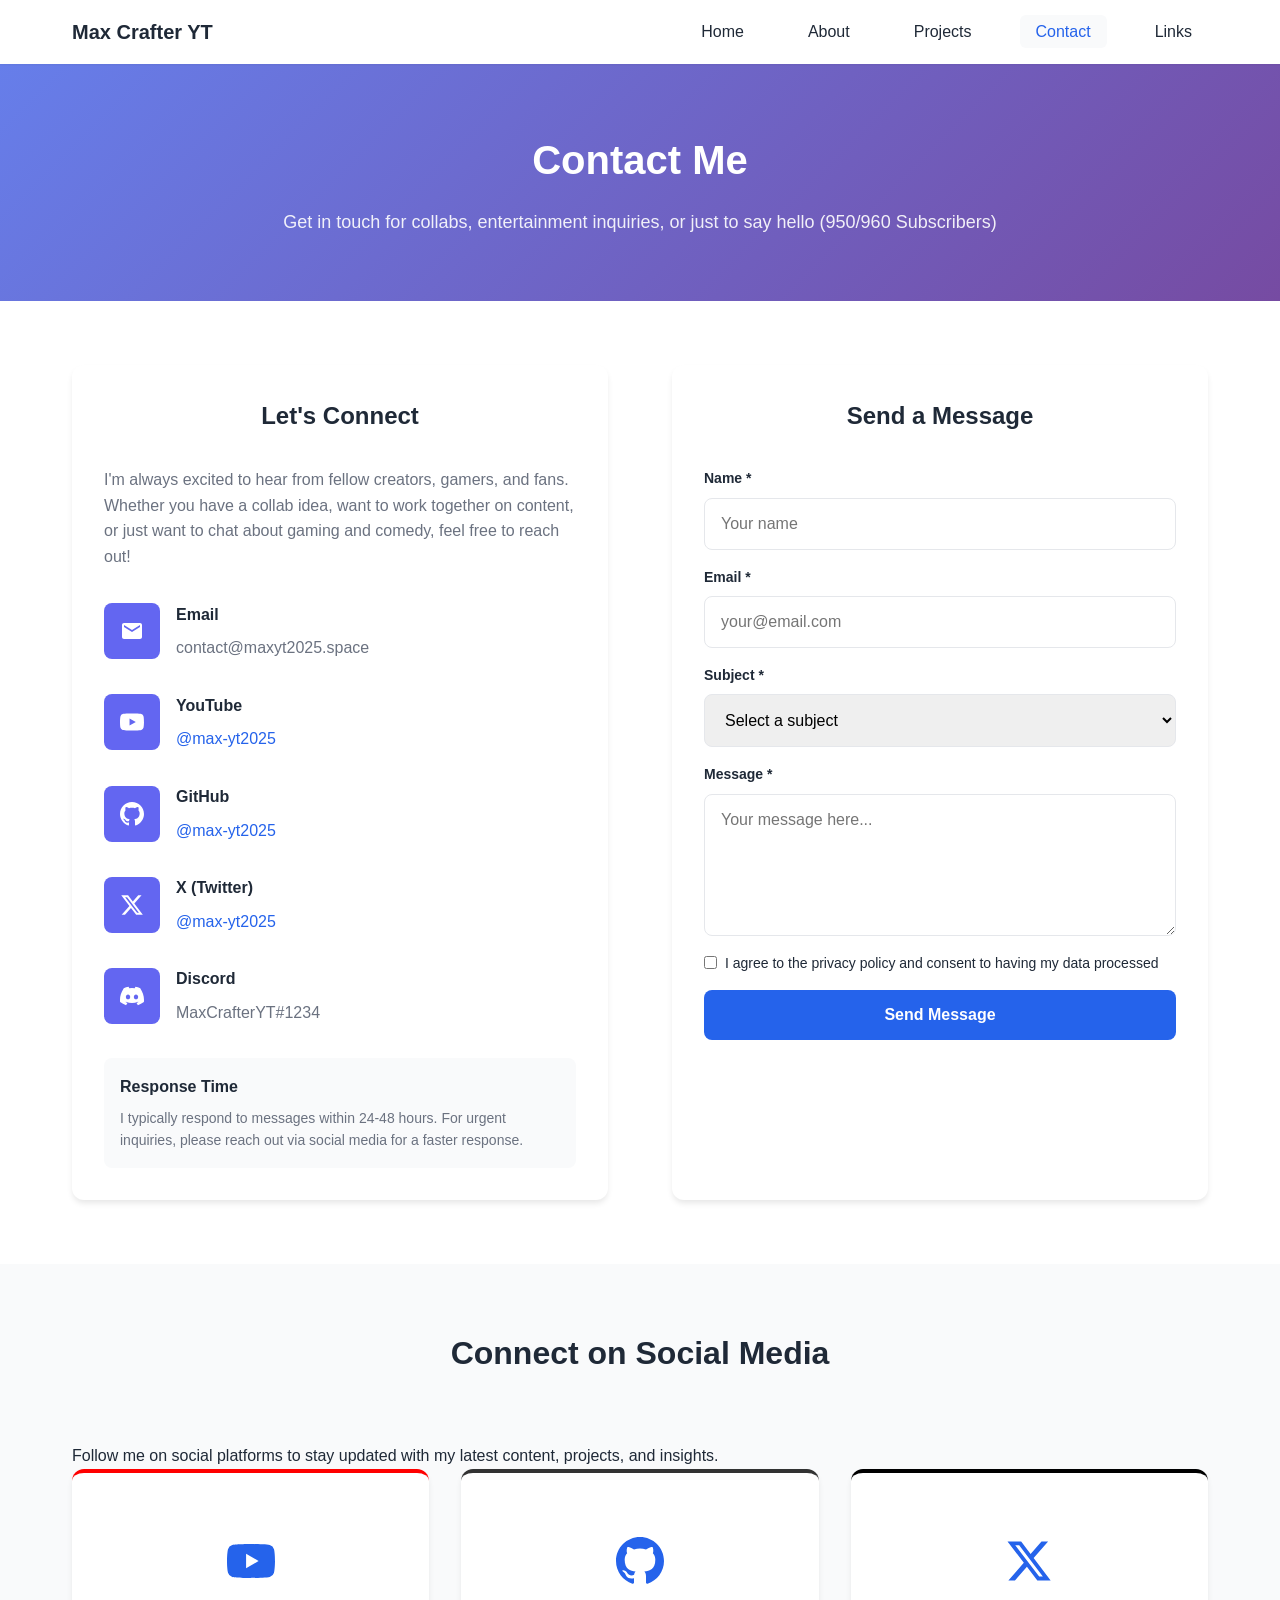
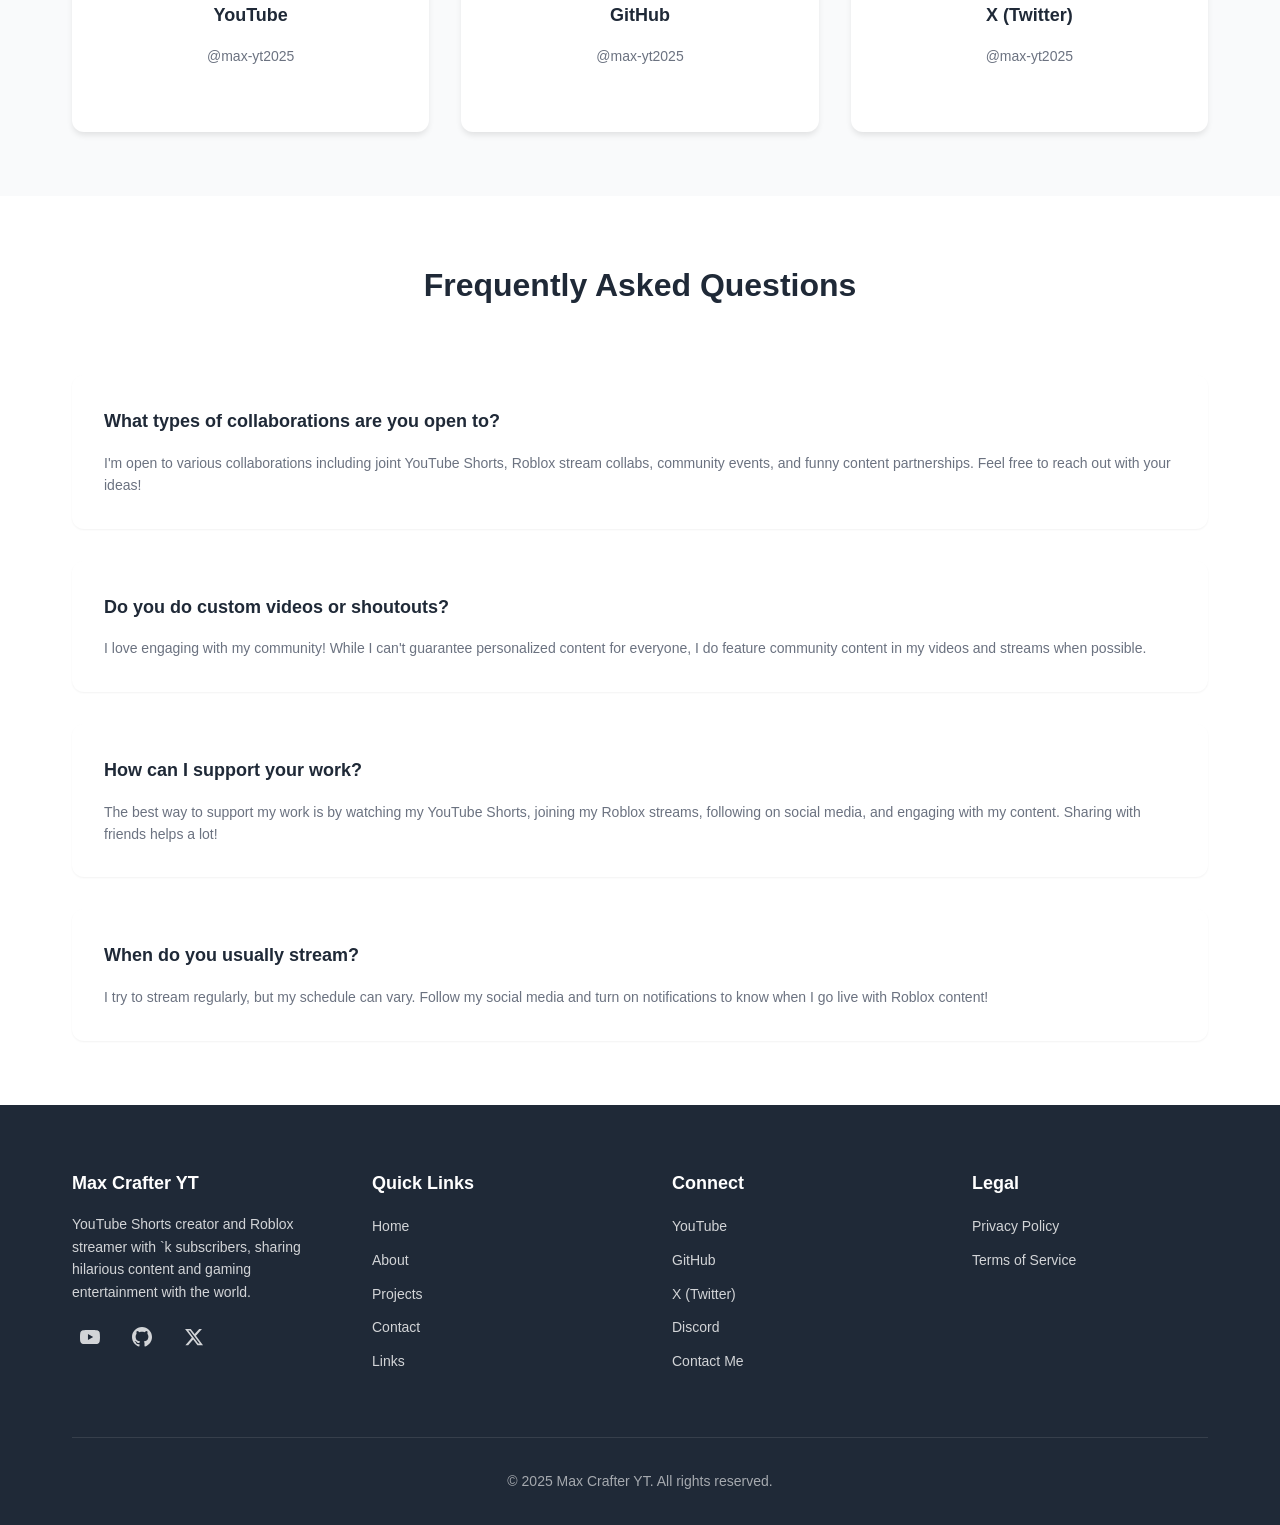
<file: contact.html>
<!DOCTYPE html>
<html lang="en">
<head>
    <meta charset="UTF-8">
    <meta name="viewport" content="width=device-width, initial-scale=1.0">
    
    <!-- Primary SEO Meta Tags -->
    <title>Contact Max Crafter YT - Get in Touch for Collabs & Entertainment</title>
    <meta name="description" content="Contact Max Crafter YT with 1K subscribers for collaborations, entertainment inquiries, or just to say hello. Find social media links and contact information for the YouTube Shorts creator and Roblox streamer.">
    <meta name="keywords" content="Max Crafter YT, contact, email, social media, collaboration, inquiry, YouTube, GitHub, Twitter">
    <meta name="author" content="Max Crafter YT">
    <meta name="robots" content="index, follow">
    
    <!-- Canonical URL -->
    <link rel="canonical" href="https://max-yt2025.space/contact.html">
    
    <!-- Open Graph / Facebook -->
    <meta property="og:type" content="website">
    <meta property="og:url" content="https://max-yt2025.space/contact.html">
    <meta property="og:title" content="Contact Max Crafter YT - Get in Touch for Collabs & Entertainment (1K Subscribers)">
    <meta property="og:description" content="Contact Max Crafter YT with 1k subscribers for collaborations, entertainment inquiries, or just to say hello. Find social media links and contact information.">
    <meta property="og:image" content="https://maxyt2025.github.io/assets/og-image.jpg">
    
    <!-- Twitter / X -->
    <meta name="twitter:card" content="summary_large_image">
    <meta name="twitter:url" content="https://max-yt2025.space/contact.html">
    <meta name="twitter:title" content="Contact Max Crafter YT - Get in Touch for Collabs & Entertainment (1k Subscribers)">
    <meta name="twitter:description" content="Contact Max Crafter YT with 1k subscribers for collaborations, entertainment inquiries, or just to say hello. Find social media links and contact information.">
    <meta name="twitter:image" content="https://maxyt2025.github.io/assets/twitter-image.jpg">
    <meta name="twitter:site" content="@max-yt2025">
    
    <!-- Favicon -->
    <link rel="icon" type="image/x-icon" href="favicon/favicon.ico">
    <link rel="icon" type="image/png" sizes="32x32" href="favicon/favicon-32x32.png">
    <link rel="icon" type="image/png" sizes="16x16" href="favicon/favicon-16x16.png">
    <link rel="apple-touch-icon" sizes="180x180" href="favicon/apple-touch-icon.png">
    <link rel="manifest" href="favicon/site.webmanifest">

    <script async src="https://pagead2.googlesyndication.com/pagead/js/adsbygoogle.js?client=ca-pub-3309273645696464"
     crossorigin="anonymous"></script>
    
    <!-- CSS -->
    <link rel="stylesheet" href="css/styles.css">
</head>
<body>
    <!-- Navigation -->
    <nav class="navbar">
        <div class="container">
            <div class="nav-brand">
                <a href="/">Max Crafter YT</a>
            </div>
            <button class="nav-toggle" id="navToggle" aria-label="Toggle navigation">
                <span></span>
                <span></span>
                <span></span>
            </button>
            <ul class="nav-menu" id="navMenu">
                <li><a href="/">Home</a></li>
                <li><a href="/about.html">About</a></li>
                <li><a href="/projects.html">Projects</a></li>
                <li><a href="/contact.html" class="active">Contact</a></li>
                <li><a href="/links.html">Links</a></li>
            </ul>
        </div>
    </nav>

    <!-- Page Header -->
    <header class="page-header">
        <div class="container">
            <h1>Contact Me</h1>
            <p>Get in touch for collabs, entertainment inquiries, or just to say hello (950/960 Subscribers)</p>
        </div>
    </header>

    <!-- Contact Section -->
    <section class="section contact-section">
        <div class="container">
            <div class="contact-layout">
                <!-- Contact Info -->
                <div class="contact-info">
                    <h2>Let's Connect</h2>
                    <p>
                        I'm always excited to hear from fellow creators, gamers, and fans. Whether you have a collab idea, want to work together on content, or just want to chat about gaming and comedy, feel free to reach out!
                    </p>
                    
                    <div class="contact-methods">
                        <div class="contact-method">
                            <div class="contact-icon">
                                <svg viewBox="0 0 24 24" width="24" height="24" fill="currentColor">
                                    <path d="M20 4H4c-1.1 0-1.99.9-1.99 2L2 18c0 1.1.9 2 2 2h16c1.1 0 2-.9 2-2V6c0-1.1-.9-2-2-2zm0 4l-8 5-8-5V6l8 5 8-5v2z"/>
                                </svg>
                            </div>
                            <div class="contact-details">
                                <h3>Email</h3>
                                <p>contact@maxyt2025.space</p>
                            </div>
                        </div>
                        
                        <div class="contact-method">
                            <div class="contact-icon">
                                <svg viewBox="0 0 24 24" width="24" height="24" fill="currentColor">
                                    <path d="M23.498 6.186a3.016 3.016 0 0 0-2.122-2.136C19.505 3.545 12 3.545 12 3.545s-7.505 0-9.377.505A3.017 3.017 0 0 0 .502 6.186C0 8.07 0 12 0 12s0 3.93.502 5.814a3.016 3.016 0 0 0 2.122 2.136c1.871.505 9.376.505 9.376.505s7.505 0 9.377-.505a3.015 3.015 0 0 0 2.122-2.136C24 15.93 24 12 24 12s0-3.93-.502-5.814zM9.545 15.568V8.432L15.818 12l-6.273 3.568z"/>
                                </svg>
                            </div>
                            <div class="contact-details">
                                <h3>YouTube</h3>
                                <p><a href="https://youtube.com/@max-yt2025" target="_blank" rel="noopener noreferrer">@max-yt2025</a></p>
                            </div>
                        </div>
                        
                        <div class="contact-method">
                            <div class="contact-icon">
                                <svg viewBox="0 0 24 24" width="24" height="24" fill="currentColor">
                                    <path d="M12 0c-6.626 0-12 5.373-12 12 0 5.302 3.438 9.8 8.207 11.387.599.111.793-.261.793-.577v-2.234c-3.338.726-4.033-1.416-4.033-1.416-.546-1.387-1.333-1.756-1.333-1.756-1.089-.745.083-.729.083-.729 1.205.084 1.839 1.237 1.839 1.237 1.07 1.834 2.807 1.304 3.492.997.107-.775.418-1.305.762-1.604-2.665-.305-5.467-1.334-5.467-5.931 0-1.311.469-2.381 1.236-3.221-.124-.303-.535-1.524.117-3.176 0 0 1.008-.322 3.301 1.23.957-.266 1.983-.399 3.003-.404 1.02.005 2.047.138 3.006.404 2.291-1.552 3.297-1.23 3.297-1.23.653 1.653.242 2.874.118 3.176.77.84 1.235 1.911 1.235 3.221 0 4.609-2.807 5.624-5.479 5.921.43.372.823 1.102.823 2.222v3.293c0 .319.192.694.801.576 4.765-1.589 8.199-6.086 8.199-11.386 0-6.627-5.373-12-12-12z"/>
                                </svg>
                            </div>
                            <div class="contact-details">
                                <h3>GitHub</h3>
                                <p><a href="https://github.com/max-yt2025" target="_blank" rel="noopener noreferrer">@max-yt2025</a></p>
                            </div>
                        </div>
                        
                        <div class="contact-method">
                            <div class="contact-icon">
                                <svg viewBox="0 0 24 24" width="24" height="24" fill="currentColor">
                                    <path d="M18.244 2.25h3.308l-7.227 8.26 8.502 11.24H16.17l-5.214-6.817L4.99 21.75H1.68l7.73-8.835L1.254 2.25H8.08l4.713 6.231zm-1.161 17.52h1.833L7.084 4.126H5.117z"/>
                                </svg>
                            </div>
                            <div class="contact-details">
                                <h3>X (Twitter)</h3>
                                <p><a href="https://twitter.com/max-yt2025" target="_blank" rel="noopener noreferrer">@max-yt2025</a></p>
                            </div>
                        </div>
                        
                        <div class="contact-method">
                            <div class="contact-icon">
                                <svg viewBox="0 0 24 24" width="24" height="24" fill="currentColor">
                                    <path d="M20.317 4.37a19.791 19.791 0 0 0-4.885-1.515.074.074 0 0 0-.079.037c-.21.375-.444.864-.608 1.25a18.27 18.27 0 0 0-5.487 0 12.64 12.64 0 0 0-.617-1.25.077.077 0 0 0-.079-.037A19.736 19.736 0 0 0 3.677 4.37a.07.07 0 0 0-.032.027C.533 9.046-.32 13.58.099 18.057a.082.082 0 0 0 .031.057 19.9 19.9 0 0 0 5.993 3.03.078.078 0 0 0 .084-.028 14.09 14.09 0 0 0 1.226-1.994.076.076 0 0 0-.041-.106 13.107 13.107 0 0 1-1.872-.892.077.077 0 0 1-.008-.128 10.2 10.2 0 0 0 .372-.292.074.074 0 0 1 .077-.01c3.928 1.793 8.18 1.793 12.062 0a.074.074 0 0 1 .078.01c.12.098.246.198.373.292a.077.077 0 0 1-.006.127 12.299 12.299 0 0 1-1.873.892.077.077 0 0 0-.041.107c.36.698.772 1.362 1.225 1.993a.076.076 0 0 0 .084.028 19.839 19.839 0 0 0 6.002-3.03.077.077 0 0 0 .032-.054c.5-5.177-.838-9.674-3.549-13.66a.061.061 0 0 0-.031-.03zM8.02 15.33c-1.183 0-2.157-1.085-2.157-2.419 0-1.333.956-2.419 2.157-2.419 1.21 0 2.176 1.096 2.157 2.42 0 1.333-.956 2.418-2.157 2.418zm7.975 0c-1.183 0-2.157-1.085-2.157-2.419 0-1.333.955-2.419 2.157-2.419 1.21 0 2.176 1.096 2.157 2.42 0 1.333-.946 2.418-2.157 2.418z"/>
                                </svg>
                            </div>
                            <div class="contact-details">
                                <h3>Discord</h3>
                                <p>MaxCrafterYT#1234</p>
                            </div>
                        </div>
                    </div>
                    
                    <div class="response-time">
                        <h3>Response Time</h3>
                        <p>I typically respond to messages within 24-48 hours. For urgent inquiries, please reach out via social media for a faster response.</p>
                    </div>
                </div>
                
                <!-- Contact Form -->
                <div class="contact-form-wrapper">
                    <h2>Send a Message</h2>
                    <form class="contact-form" id="contactForm">
                        <div class="form-group">
                            <label for="name">Name *</label>
                            <input type="text" id="name" name="name" required placeholder="Your name">
                        </div>
                        
                        <div class="form-group">
                            <label for="email">Email *</label>
                            <input type="email" id="email" name="email" required placeholder="your@email.com">
                        </div>
                        
                        <div class="form-group">
                            <label for="subject">Subject *</label>
                            <select id="subject" name="subject" required>
                                <option value="">Select a subject</option>
                                <option value="collaboration">Collaboration Opportunity</option>
                                <option value="project">Project Inquiry</option>
                                <option value="business">Business Inquiry</option>
                                <option value="question">General Question</option>
                                <option value="feedback">Feedback</option>
                                <option value="other">Other</option>
                            </select>
                        </div>
                        
                        <div class="form-group">
                            <label for="message">Message *</label>
                            <textarea id="message" name="message" rows="6" required placeholder="Your message here..."></textarea>
                        </div>
                        
                        <div class="form-group checkbox-group">
                            <input type="checkbox" id="privacy" name="privacy" required>
                            <label for="privacy">I agree to the privacy policy and consent to having my data processed</label>
                        </div>
                        
                        <button type="submit" class="btn btn-primary">Send Message</button>
                    </form>
                    <div id="formStatus" class="form-status"></div>
                </div>
            </div>
        </div>
    </section>

    <!-- Social Links Section -->
    <section class="section social-section">
        <div class="container">
            <h2>Connect on Social Media</h2>
            <p>Follow me on social platforms to stay updated with my latest content, projects, and insights.</p>
            <div class="social-links-grid">
                <a href="https://youtube.com/@max-yt2025" target="_blank" rel="noopener noreferrer" class="social-card youtube">
                    <svg viewBox="0 0 24 24" width="48" height="48" fill="currentColor">
                        <path d="M23.498 6.186a3.016 3.016 0 0 0-2.122-2.136C19.505 3.545 12 3.545 12 3.545s-7.505 0-9.377.505A3.017 3.017 0 0 0 .502 6.186C0 8.07 0 12 0 12s0 3.93.502 5.814a3.016 3.016 0 0 0 2.122 2.136c1.871.505 9.376.505 9.376.505s7.505 0 9.377-.505a3.015 3.015 0 0 0 2.122-2.136C24 15.93 24 12 24 12s0-3.93-.502-5.814zM9.545 15.568V8.432L15.818 12l-6.273 3.568z"/>
                    </svg>
                    <h3>YouTube</h3>
                    <p>@max-yt2025</p>
                </a>
                
                <a href="https://github.com/max-yt2025" target="_blank" rel="noopener noreferrer" class="social-card github">
                    <svg viewBox="0 0 24 24" width="48" height="48" fill="currentColor">
                        <path d="M12 0c-6.626 0-12 5.373-12 12 0 5.302 3.438 9.8 8.207 11.387.599.111.793-.261.793-.577v-2.234c-3.338.726-4.033-1.416-4.033-1.416-.546-1.387-1.333-1.756-1.333-1.756-1.089-.745.083-.729.083-.729 1.205.084 1.839 1.237 1.839 1.237 1.07 1.834 2.807 1.304 3.492.997.107-.775.418-1.305.762-1.604-2.665-.305-5.467-1.334-5.467-5.931 0-1.311.469-2.381 1.236-3.221-.124-.303-.535-1.524.117-3.176 0 0 1.008-.322 3.301 1.23.957-.266 1.983-.399 3.003-.404 1.02.005 2.047.138 3.006.404 2.291-1.552 3.297-1.23 3.297-1.23.653 1.653.242 2.874.118 3.176.77.84 1.235 1.911 1.235 3.221 0 4.609-2.807 5.624-5.479 5.921.43.372.823 1.102.823 2.222v3.293c0 .319.192.694.801.576 4.765-1.589 8.199-6.086 8.199-11.386 0-6.627-5.373-12-12-12z"/>
                    </svg>
                    <h3>GitHub</h3>
                    <p>@max-yt2025</p>
                </a>
                
                <a href="https://twitter.com/max-yt2025" target="_blank" rel="noopener noreferrer" class="social-card twitter">
                    <svg viewBox="0 0 24 24" width="48" height="48" fill="currentColor">
                        <path d="M18.244 2.25h3.308l-7.227 8.26 8.502 11.24H16.17l-5.214-6.817L4.99 21.75H1.68l7.73-8.835L1.254 2.25H8.08l4.713 6.231zm-1.161 17.52h1.833L7.084 4.126H5.117z"/>
                    </svg>
                    <h3>X (Twitter)</h3>
                    <p>@max-yt2025</p>
                </a>
            </div>
        </div>
    </section>

    <!-- FAQ Section -->
    <section class="section faq-section">
        <div class="container">
            <h2>Frequently Asked Questions</h2>
            <div class="faq-list">
                <div class="faq-item">
                    <h3>What types of collaborations are you open to?</h3>
                    <p>I'm open to various collaborations including joint YouTube Shorts, Roblox stream collabs, community events, and funny content partnerships. Feel free to reach out with your ideas!</p>
                </div>
                <div class="faq-item">
                    <h3>Do you do custom videos or shoutouts?</h3>
                    <p>I love engaging with my community! While I can't guarantee personalized content for everyone, I do feature community content in my videos and streams when possible.</p>
                </div>
                <div class="faq-item">
                    <h3>How can I support your work?</h3>
                    <p>The best way to support my work is by watching my YouTube Shorts, joining my Roblox streams, following on social media, and engaging with my content. Sharing with friends helps a lot!</p>
                </div>
                <div class="faq-item">
                    <h3>When do you usually stream?</h3>
                    <p>I try to stream regularly, but my schedule can vary. Follow my social media and turn on notifications to know when I go live with Roblox content!</p>
                </div>
            </div>
        </div>
    </section>

    <!-- Footer -->
    <footer class="footer">
        <div class="container">
            <div class="footer-content">
                <div class="footer-section">
                    <h4>Max Crafter YT</h4>
                    <p>YouTube Shorts creator and Roblox streamer with `k subscribers, sharing hilarious content and gaming entertainment with the world.</p>
                    <div class="footer-social">
                        <a href="https://youtube.com/@max-yt2025" target="_blank" rel="noopener noreferrer" aria-label="YouTube">
                            <svg viewBox="0 0 24 24" width="20" height="20" fill="currentColor">
                                <path d="M23.498 6.186a3.016 3.016 0 0 0-2.122-2.136C19.505 3.545 12 3.545 12 3.545s-7.505 0-9.377.505A3.017 3.017 0 0 0 .502 6.186C0 8.07 0 12 0 12s0 3.93.502 5.814a3.016 3.016 0 0 0 2.122 2.136c1.871.505 9.376.505 9.376.505s7.505 0 9.377-.505a3.015 3.015 0 0 0 2.122-2.136C24 15.93 24 12 24 12s0-3.93-.502-5.814zM9.545 15.568V8.432L15.818 12l-6.273 3.568z"/>
                            </svg>
                        </a>
                        <a href="https://github.com/max-yt2025" target="_blank" rel="noopener noreferrer" aria-label="GitHub">
                            <svg viewBox="0 0 24 24" width="20" height="20" fill="currentColor">
                                <path d="M12 0c-6.626 0-12 5.373-12 12 0 5.302 3.438 9.8 8.207 11.387.599.111.793-.261.793-.577v-2.234c-3.338.726-4.033-1.416-4.033-1.416-.546-1.387-1.333-1.756-1.333-1.756-1.089-.745.083-.729.083-.729 1.205.084 1.839 1.237 1.839 1.237 1.07 1.834 2.807 1.304 3.492.997.107-.775.418-1.305.762-1.604-2.665-.305-5.467-1.334-5.467-5.931 0-1.311.469-2.381 1.236-3.221-.124-.303-.535-1.524.117-3.176 0 0 1.008-.322 3.301 1.23.957-.266 1.983-.399 3.003-.404 1.02.005 2.047.138 3.006.404 2.291-1.552 3.297-1.23 3.297-1.23.653 1.653.242 2.874.118 3.176.77.84 1.235 1.911 1.235 3.221 0 4.609-2.807 5.624-5.479 5.921.43.372.823 1.102.823 2.222v3.293c0 .319.192.694.801.576 4.765-1.589 8.199-6.086 8.199-11.386 0-6.627-5.373-12-12-12z"/>
                            </svg>
                        </a>
                        <a href="https://twitter.com/max-yt2025" target="_blank" rel="noopener noreferrer" aria-label="X (Twitter)">
                            <svg viewBox="0 0 24 24" width="20" height="20" fill="currentColor">
                                <path d="M18.244 2.25h3.308l-7.227 8.26 8.502 11.24H16.17l-5.214-6.817L4.99 21.75H1.68l7.73-8.835L1.254 2.25H8.08l4.713 6.231zm-1.161 17.52h1.833L7.084 4.126H5.117z"/>
                            </svg>
                        </a>
                    </div>
                </div>
                <div class="footer-section">
                    <h4>Quick Links</h4>
                    <ul>
                        <li><a href="/">Home</a></li>
                        <li><a href="/about.html">About</a></li>
                        <li><a href="/projects.html">Projects</a></li>
                        <li><a href="/contact.html">Contact</a></li>
                        <li><a href="/links.html">Links</a></li>
                    </ul>
                </div>
                <div class="footer-section">
                    <h4>Connect</h4>
                    <ul>
                        <li><a href="https://youtube.com/@max-yt2025" target="_blank" rel="noopener noreferrer">YouTube</a></li>
                        <li><a href="https://github.com/max-yt2025" target="_blank" rel="noopener noreferrer">GitHub</a></li>
                        <li><a href="https://twitter.com/max_yt2025" target="_blank" rel="noopener noreferrer">X (Twitter)</a></li>
                        <li><a href="/discord.html" target="_blank" rel="noopener noreferrer">Discord</a></li>
                        <li><a href="/contact.html">Contact Me</a></li>
                    </ul>
                </div>
                <div class="footer-section">
                    <h4>Legal</h4>
                    <ul>
                        <li><a href="/privacy.html">Privacy Policy</a></li>
                        <li><a href="/terms.html">Terms of Service</a></li>
                    </ul>
                </div>
            </div>
            <div class="footer-bottom">
                <p>&copy; 2025 Max Crafter YT. All rights reserved.</p>
            </div>
        </div>
    </footer>

    <!-- JavaScript -->
    <script src="js/script.js"></script>
</body>
</html>
</file>
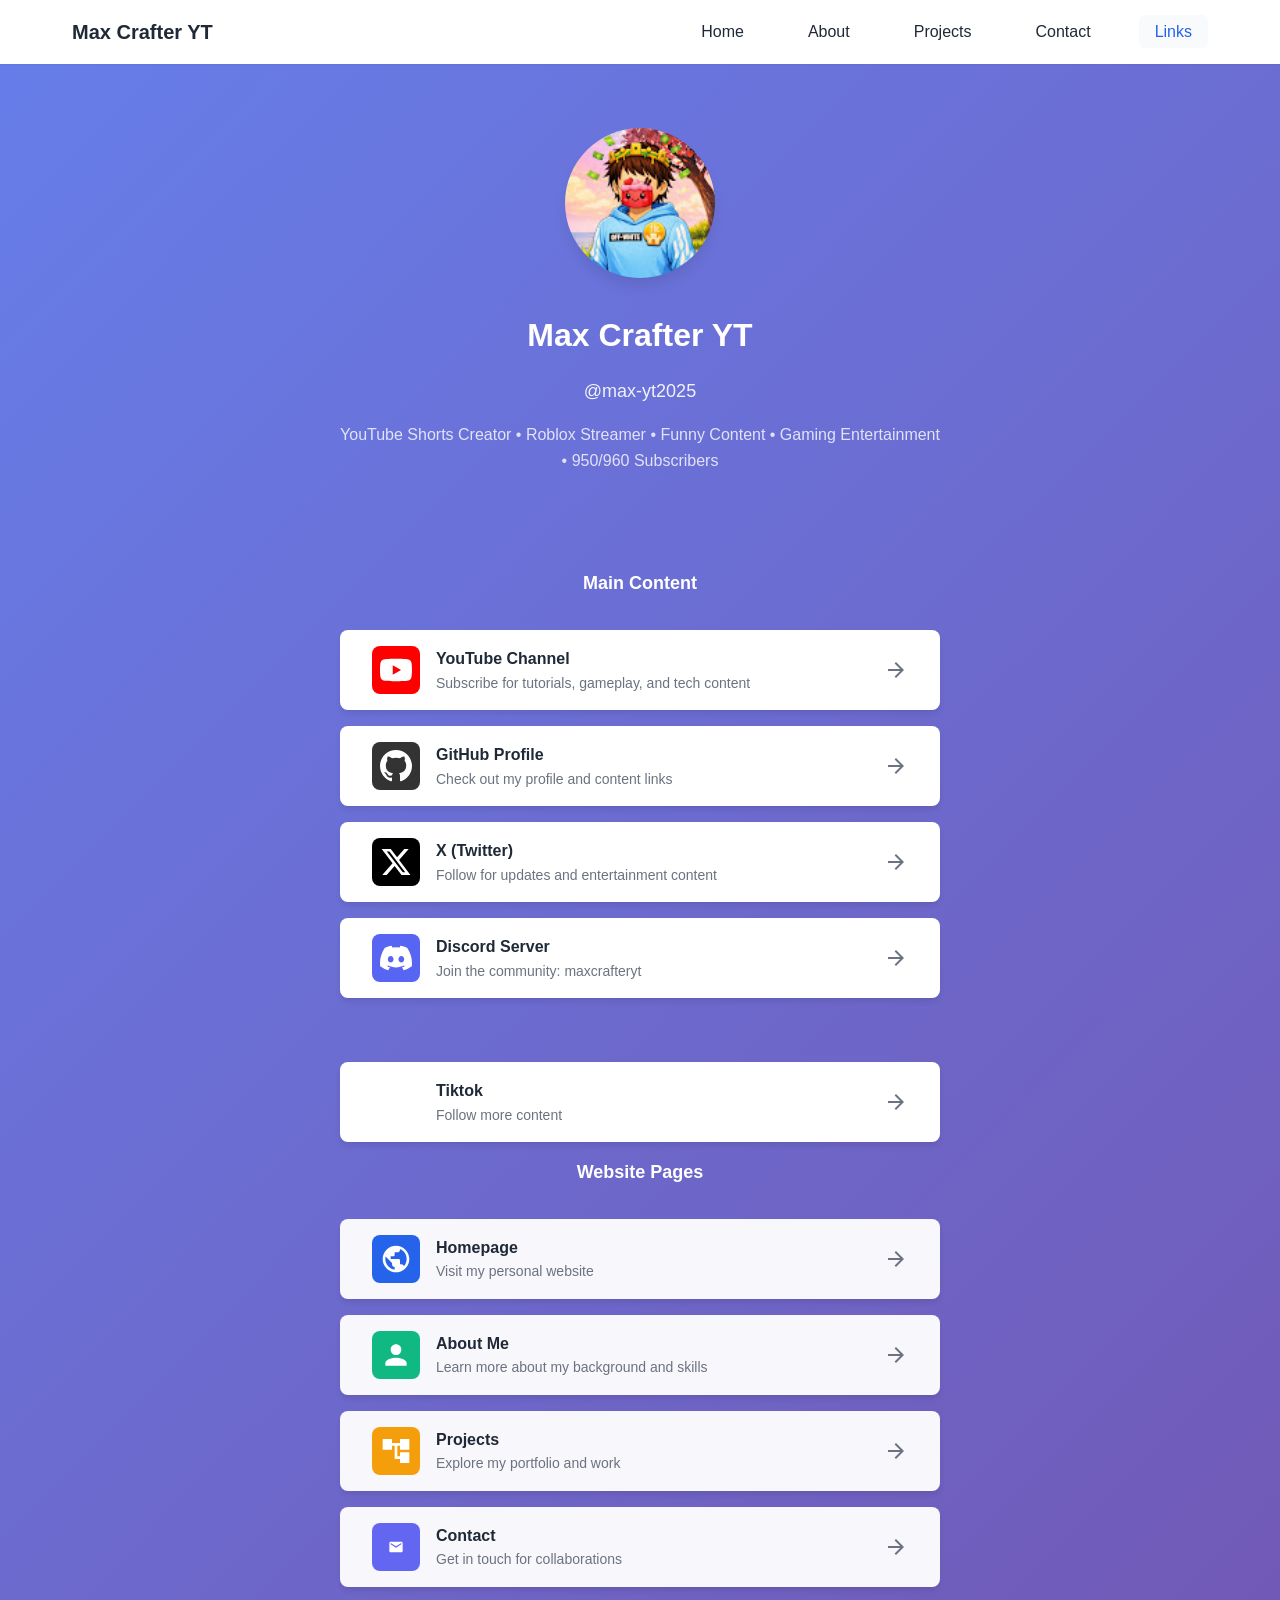
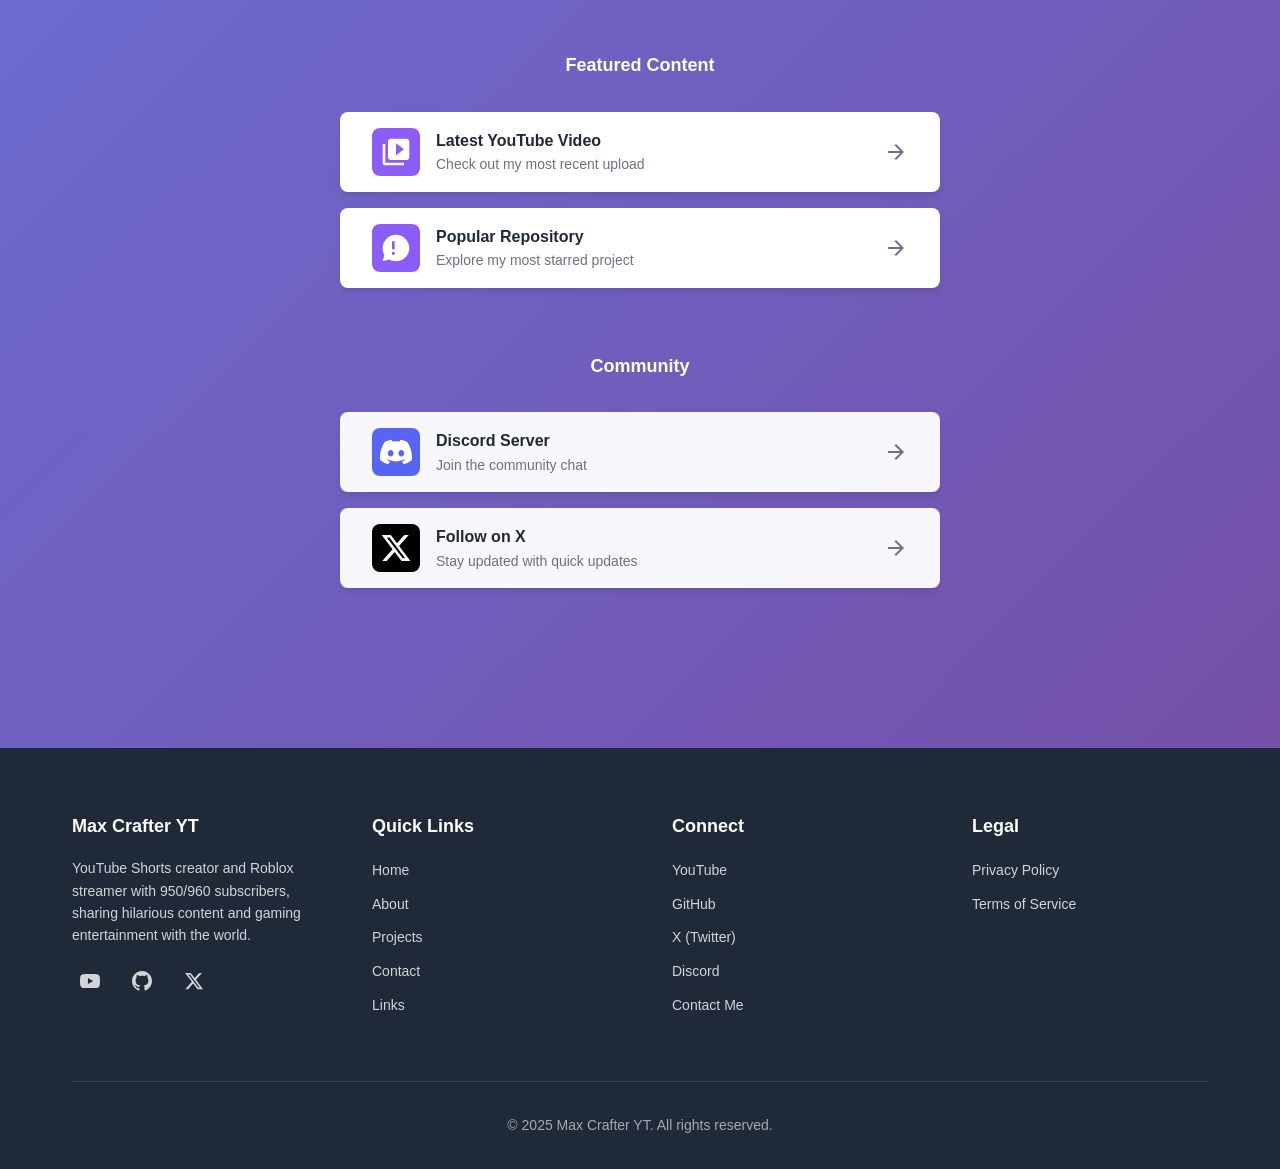
<file: links.html>
<!DOCTYPE html>
<html lang="en">
<head>
    <meta charset="UTF-8">
    <meta name="viewport" content="width=device-width, initial-scale=1.0">
    
    <!-- Primary SEO Meta Tags -->
    <title>Links - Max Crafter YT | YouTube Shorts & Roblox Links</title>
    <meta name="description" content="Find all links to Max Crafter YT's YouTube Shorts, Roblox streams, social media profiles, and gaming content in one place.">
    <meta name="keywords" content="Max Crafter YT, links, social media, YouTube, GitHub, Twitter, linktree, link in bio">
    <meta name="author" content="Max Crafter YT">
    <meta name="robots" content="index, follow">
    
    <!-- Canonical URL -->
    <link rel="canonical" href="https://maxyt2025.github.io/links.html">
    
    <!-- Open Graph / Facebook -->
    <meta property="og:type" content="website">
    <meta property="og:url" content="https://maxyt2025.github.io/links.html">
    <meta property="og:title" content="Links - Max Crafter YT | YouTube Shorts & Roblox Links (950/960 Subscribers)">
    <meta property="og:description" content="Find all links to Max Crafter YT's YouTube Shorts, Roblox streams, social media profiles, and gaming content in one place.">
    <meta property="og:image" content="https://maxyt2025.github.io/assets/og-image.jpg">
    
    <!-- Twitter / X -->
    <meta name="twitter:card" content="summary_large_image">
    <meta name="twitter:url" content="https://maxyt2025.github.io/links.html">
    <meta name="twitter:title" content="Links - Max Crafter YT | YouTube Shorts & Roblox Links (950/960 Subscribers)">
    <meta name="twitter:description" content="Find all links to Max Crafter YT's YouTube Shorts, Roblox streams, social media profiles, and gaming content in one place.">
    <meta name="twitter:image" content="https://maxyt2025.github.io/assets/twitter-image.jpg">
    <meta name="twitter:site" content="@max-yt2025">
    
    <!-- Favicon -->
    <link rel="icon" type="image/x-icon" href="favicon/favicon.ico">
    <link rel="icon" type="image/png" sizes="32x32" href="favicon/favicon-32x32.png">
    <link rel="icon" type="image/png" sizes="16x16" href="favicon/favicon-16x16.png">
    <link rel="apple-touch-icon" sizes="180x180" href="favicon/apple-touch-icon.png">
    <link rel="manifest" href="favicon/site.webmanifest">

    <script async src="https://pagead2.googlesyndication.com/pagead/js/adsbygoogle.js?client=ca-pub-3309273645696464"
     crossorigin="anonymous"></script>
    
    <!-- CSS -->
    <link rel="stylesheet" href="css/styles.css">
</head>
<body class="links-page">
    <!-- Navigation -->
    <nav class="navbar">
        <div class="container">
            <div class="nav-brand">
                <a href="/">Max Crafter YT</a>
            </div>
            <button class="nav-toggle" id="navToggle" aria-label="Toggle navigation">
                <span></span>
                <span></span>
                <span></span>
            </button>
            <ul class="nav-menu" id="navMenu">
                <li><a href="/">Home</a></li>
                <li><a href="/about.html">About</a></li>
                <li><a href="/projects.html">Projects</a></li>
                <li><a href="/contact.html">Contact</a></li>
                <li><a href="/links.html" class="active">Links</a></li>
            </ul>
        </div>
    </nav>

    <!-- Links Page Header -->
    <header class="links-header">
        <div class="container">
            <div class="profile-section">
                <img src="assets/profile2.jpg" alt="Max Crafter YT" width="150" height="150">
                <h1>Max Crafter YT</h1>
                <p class="handle">@max-yt2025</p>
                <p class="bio">YouTube Shorts Creator • Roblox Streamer • Funny Content • Gaming Entertainment • 950/960 Subscribers</p>
            </div>
        </div>
    </header>

    <!-- Links Section -->
    <section class="section links-section">
        <div class="container">
            <div class="links-container">
                <!-- Primary Links -->
                <div class="link-group">
                    <h2>Main Content</h2>
                    
                    <a href="https://youtube.com/@max-yt2025" target="_blank" rel="noopener noreferrer" class="link-card primary-link">
                        <div class="link-icon youtube-icon">
                            <svg viewBox="0 0 24 24" width="32" height="32" fill="currentColor">
                                <path d="M23.498 6.186a3.016 3.016 0 0 0-2.122-2.136C19.505 3.545 12 3.545 12 3.545s-7.505 0-9.377.505A3.017 3.017 0 0 0 .502 6.186C0 8.07 0 12 0 12s0 3.93.502 5.814a3.016 3.016 0 0 0 2.122 2.136c1.871.505 9.376.505 9.376.505s7.505 0 9.377-.505a3.015 3.015 0 0 0 2.122-2.136C24 15.93 24 12 24 12s0-3.93-.502-5.814zM9.545 15.568V8.432L15.818 12l-6.273 3.568z"/>
                            </svg>
                        </div>
                        <div class="link-content">
                            <h3>YouTube Channel</h3>
                            <p>Subscribe for tutorials, gameplay, and tech content</p>
                        </div>
                        <svg class="link-arrow" viewBox="0 0 24 24" width="24" height="24" fill="currentColor">
                            <path d="M12 4l-1.41 1.41L16.17 11H4v2h12.17l-5.58 5.59L12 20l8-8z"/>
                        </svg>
                    </a>
                    
                    <a href="https://github.com/max-yt2025" target="_blank" rel="noopener noreferrer" class="link-card primary-link">
                        <div class="link-icon github-icon">
                            <svg viewBox="0 0 24 24" width="32" height="32" fill="currentColor">
                                <path d="M12 0c-6.626 0-12 5.373-12 12 0 5.302 3.438 9.8 8.207 11.387.599.111.793-.261.793-.577v-2.234c-3.338.726-4.033-1.416-4.033-1.416-.546-1.387-1.333-1.756-1.333-1.756-1.089-.745.083-.729.083-.729 1.205.084 1.839 1.237 1.839 1.237 1.07 1.834 2.807 1.304 3.492.997.107-.775.418-1.305.762-1.604-2.665-.305-5.467-1.334-5.467-5.931 0-1.311.469-2.381 1.236-3.221-.124-.303-.535-1.524.117-3.176 0 0 1.008-.322 3.301 1.23.957-.266 1.983-.399 3.003-.404 1.02.005 2.047.138 3.006.404 2.291-1.552 3.297-1.23 3.297-1.23.653 1.653.242 2.874.118 3.176.77.84 1.235 1.911 1.235 3.221 0 4.609-2.807 5.624-5.479 5.921.43.372.823 1.102.823 2.222v3.293c0 .319.192.694.801.576 4.765-1.589 8.199-6.086 8.199-11.386 0-6.627-5.373-12-12-12z"/>
                            </svg>
                        </div>
                        <div class="link-content">
                            <h3>GitHub Profile</h3>
                            <p>Check out my profile and content links</p>
                        </div>
                        <svg class="link-arrow" viewBox="0 0 24 24" width="24" height="24" fill="currentColor">
                            <path d="M12 4l-1.41 1.41L16.17 11H4v2h12.17l-5.58 5.59L12 20l8-8z"/>
                        </svg>
                    </a>
                    
                    <a href="https://twitter.com/max-yt2025" target="_blank" rel="noopener noreferrer" class="link-card primary-link">
                        <div class="link-icon twitter-icon">
                            <svg viewBox="0 0 24 24" width="32" height="32" fill="currentColor">
                                <path d="M18.244 2.25h3.308l-7.227 8.26 8.502 11.24H16.17l-5.214-6.817L4.99 21.75H1.68l7.73-8.835L1.254 2.25H8.08l4.713 6.231zm-1.161 17.52h1.833L7.084 4.126H5.117z"/>
                            </svg>
                        </div>
                        <div class="link-content">
                            <h3>X (Twitter)</h3>
                            <p>Follow for updates and entertainment content</p>
                        </div>
                        <svg class="link-arrow" viewBox="0 0 24 24" width="24" height="24" fill="currentColor">
                            <path d="M12 4l-1.41 1.41L16.17 11H4v2h12.17l-5.58 5.59L12 20l8-8z"/>
                        </svg>
                    </a>
                    
                    <a href="https://discord.gg/vqSmaV6FdM" target="_blank" rel="noopener noreferrer" class="link-card primary-link">
                        <div class="link-icon discord-icon">
                            <svg viewBox="0 0 24 24" width="32" height="32" fill="currentColor">
                                <path d="M20.317 4.37a19.791 19.791 0 0 0-4.885-1.515.074.074 0 0 0-.079.037c-.21.375-.444.864-.608 1.25a18.27 18.27 0 0 0-5.487 0 12.64 12.64 0 0 0-.617-1.25.077.077 0 0 0-.079-.037A19.736 19.736 0 0 0 3.677 4.37a.07.07 0 0 0-.032.027C.533 9.046-.32 13.58.099 18.057a.082.082 0 0 0 .031.057 19.9 19.9 0 0 0 5.993 3.03.078.078 0 0 0 .084-.028 14.09 14.09 0 0 0 1.226-1.994.076.076 0 0 0-.041-.106 13.107 13.107 0 0 1-1.872-.892.077.077 0 0 1-.008-.128 10.2 10.2 0 0 0 .372-.292.074.074 0 0 1 .077-.01c3.928 1.793 8.18 1.793 12.062 0a.074.074 0 0 1 .078.01c.12.098.246.198.373.292a.077.077 0 0 1-.006.127 12.299 12.299 0 0 1-1.873.892.077.077 0 0 0-.041.107c.36.698.772 1.362 1.225 1.993a.076.076 0 0 0 .084.028 19.839 19.839 0 0 0 6.002-3.03.077.077 0 0 0 .032-.054c.5-5.177-.838-9.674-3.549-13.66a.061.061 0 0 0-.031-.03zM8.02 15.33c-1.183 0-2.157-1.085-2.157-2.419 0-1.333.956-2.419 2.157-2.419 1.21 0 2.176 1.096 2.157 2.42 0 1.333-.956 2.418-2.157 2.418zm7.975 0c-1.183 0-2.157-1.085-2.157-2.419 0-1.333.955-2.419 2.157-2.419 1.21 0 2.176 1.096 2.157 2.42 0 1.333-.946 2.418-2.157 2.418z"/>
                            </svg>
                        </div>
                        <div class="link-content">
                            <h3>Discord Server</h3>
                            <p>Join the community: maxcrafteryt</p>
                        </div>
                        <svg class="link-arrow" viewBox="0 0 24 24" width="24" height="24" fill="currentColor">
                            <path d="M12 4l-1.41 1.41L16.17 11H4v2h12.17l-5.58 5.59L12 20l8-8z"/>
                        </svg>
                    </a>
                </div>

                    <a href="https://www.tiktok.com/@max_yt2026" target="_blank" rel="noopener noreferrer" class="link-card primary-link">
                        <div class="link-icon tiktok-icon">
                            <svg viewBox="0 0 24 24" width="32" height="32" fill="currentColor">
                                <path d="M18.244 2.25h3.308l-7.227 8.26 8.502 11.24H16.17l-5.214-6.817L4.99 21.75H1.68l7.73-8.835L1.254 2.25H8.08l4.713 6.231zm-1.161 17.52h1.833L7.084 4.126H5.117z"/>
                            </svg>
                        </div>
                        <div class="link-content">
                            <h3>Tiktok</h3>
                            <p>Follow more content</p>
                        </div>
                        <svg class="link-arrow" viewBox="0 0 24 24" width="24" height="24" fill="currentColor">
                            <path d="M12 4l-1.41 1.41L16.17 11H4v2h12.17l-5.58 5.59L12 20l8-8z"/>
                        </svg>
                    </a>

                <!-- Secondary Links -->
                <div class="link-group">
                    <h2>Website Pages</h2>
                    
                    <a href="/" class="link-card secondary-link">
                        <div class="link-icon website-icon">
                            <svg viewBox="0 0 24 24" width="32" height="32" fill="currentColor">
                                <path d="M12 2C6.48 2 2 6.48 2 12s4.48 10 10 10 10-4.48 10-10S17.52 2 12 2zm-1 17.93c-3.95-.49-7-3.85-7-7.93 0-.62.08-1.21.21-1.79L9 15v1c0 1.1.9 2 2 2v1.93zm6.9-2.54c-.26-.81-1-1.39-1.9-1.39h-1v-3c0-.55-.45-1-1-1H8v-2h2c.55 0 1-.45 1-1V7h2c1.1 0 2-.9 2-2v-.41c2.93 1.19 5 4.06 5 7.41 0 2.08-.8 3.97-2.1 5.39z"/>
                            </svg>
                        </div>
                        <div class="link-content">
                            <h3>Homepage</h3>
                            <p>Visit my personal website</p>
                        </div>
                        <svg class="link-arrow" viewBox="0 0 24 24" width="24" height="24" fill="currentColor">
                            <path d="M12 4l-1.41 1.41L16.17 11H4v2h12.17l-5.58 5.59L12 20l8-8z"/>
                        </svg>
                    </a>
                    
                    <a href="/about.html" class="link-card secondary-link">
                        <div class="link-icon about-icon">
                            <svg viewBox="0 0 24 24" width="32" height="32" fill="currentColor">
                                <path d="M12 12c2.21 0 4-1.79 4-4s-1.79-4-4-4-4 1.79-4 4 1.79 4 4 4zm0 2c-2.67 0-8 1.34-8 4v2h16v-2c0-2.66-5.33-4-8-4z"/>
                            </svg>
                        </div>
                        <div class="link-content">
                            <h3>About Me</h3>
                            <p>Learn more about my background and skills</p>
                        </div>
                        <svg class="link-arrow" viewBox="0 0 24 24" width="24" height="24" fill="currentColor">
                            <path d="M12 4l-1.41 1.41L16.17 11H4v2h12.17l-5.58 5.59L12 20l8-8z"/>
                        </svg>
                    </a>
                    
                    <a href="/projects.html" class="link-card secondary-link">
                        <div class="link-icon projects-icon">
                            <svg viewBox="0 0 24 24" width="32" height="32" fill="currentColor">
                                <path d="M22 11V3h-7v3H9V3H2v8h7V8h2v10h4v3h7v-8h-7v3h-2V8h2v3z"/>
                            </svg>
                        </div>
                        <div class="link-content">
                            <h3>Projects</h3>
                            <p>Explore my portfolio and work</p>
                        </div>
                        <svg class="link-arrow" viewBox="0 0 24 24" width="24" height="24" fill="currentColor">
                            <path d="M12 4l-1.41 1.41L16.17 11H4v2h12.17l-5.58 5.59L12 20l8-8z"/>
                        </svg>
                    </a>
                    
                    <a href="/contact.html" class="link-card secondary-link">
                        <div class="link-icon contact-icon">
                            <svg viewBox="0 0 24 24" width="32" height="32" fill="currentColor">
                                <path d="M20 4H4c-1.1 0-1.99.9-1.99 2L2 18c0 1.1.9 2 2 2h16c1.1 0 2-.9 2-2V6c0-1.1-.9-2-2-2zm0 4l-8 5-8-5V6l8 5 8-5v2z"/>
                            </svg>
                        </div>
                        <div class="link-content">
                            <h3>Contact</h3>
                            <p>Get in touch for collaborations</p>
                        </div>
                        <svg class="link-arrow" viewBox="0 0 24 24" width="24" height="24" fill="currentColor">
                            <path d="M12 4l-1.41 1.41L16.17 11H4v2h12.17l-5.58 5.59L12 20l8-8z"/>
                        </svg>
                    </a>
                </div>

                <!-- Featured Content Links -->
                <div class="link-group">
                    <h2>Featured Content</h2>
                    
                    <a href="https://youtube.com/@max-yt2025" target="_blank" rel="noopener noreferrer" class="link-card featured-link">
                        <div class="link-icon featured-icon">
                            <svg viewBox="0 0 24 24" width="32" height="32" fill="currentColor">
                                <path d="M4 6H2v14c0 1.1.9 2 2 2h14v-2H4V6zm16-4H8c-1.1 0-2 .9-2 2v12c0 1.1.9 2 2 2h12c1.1 0 2-.9 2-2V4c0-1.1-.9-2-2-2zm-8 12.5v-9l6 4.5-6 4.5z"/>
                            </svg>
                        </div>
                        <div class="link-content">
                            <h3>Latest YouTube Video</h3>
                            <p>Check out my most recent upload</p>
                        </div>
                        <svg class="link-arrow" viewBox="0 0 24 24" width="24" height="24" fill="currentColor">
                            <path d="M12 4l-1.41 1.41L16.17 11H4v2h12.17l-5.58 5.59L12 20l8-8z"/>
                        </svg>
                    </a>
                    
                    <a href="https://github.com/max-yt2025" target="_blank" rel="noopener noreferrer" class="link-card featured-link">
                        <div class="link-icon featured-icon">
                            <svg viewBox="0 0 24 24" width="32" height="32" fill="currentColor">
                                <path d="M12 2C6.48 2 2 6.48 2 12c0 1.82.47 3.53 1.29 5.02L2 22l5.01-1.29C8.47 21.53 10.18 22 12 22c5.52 0 10-4.48 10-10S17.52 2 12 2zm-1 15h-2v-2h2v2zm0-4h-2V7h2v6z"/>
                            </svg>
                        </div>
                        <div class="link-content">
                            <h3>Popular Repository</h3>
                            <p>Explore my most starred project</p>
                        </div>
                        <svg class="link-arrow" viewBox="0 0 24 24" width="24" height="24" fill="currentColor">
                            <path d="M12 4l-1.41 1.41L16.17 11H4v2h12.17l-5.58 5.59L12 20l8-8z"/>
                        </svg>
                    </a>
                </div>

                <!-- Community Links -->
                <div class="link-group">
                    <h2>Community</h2>
                    
                    <a href="https://discord.gg/vqSmaV6FdM" class="link-card community-link">
                        <div class="link-icon discord-icon">
                            <svg viewBox="0 0 24 24" width="32" height="32" fill="currentColor">
                                <path d="M20.317 4.37a19.791 19.791 0 0 0-4.885-1.515.074.074 0 0 0-.079.037c-.21.375-.444.864-.608 1.25a18.27 18.27 0 0 0-5.487 0 12.64 12.64 0 0 0-.617-1.25.077.077 0 0 0-.079-.037A19.736 19.736 0 0 0 3.677 4.37a.07.07 0 0 0-.032.027C.533 9.046-.32 13.58.099 18.057a.082.082 0 0 0 .031.057 19.9 19.9 0 0 0 5.993 3.03.078.078 0 0 0 .084-.028 14.09 14.09 0 0 0 1.226-1.994.076.076 0 0 0-.041-.106 13.107 13.107 0 0 1-1.872-.892.077.077 0 0 1-.008-.128 10.2 10.2 0 0 0 .372-.292.074.074 0 0 1 .077-.01c3.928 1.793 8.18 1.793 12.062 0a.074.074 0 0 1 .078.01c.12.098.246.198.373.292a.077.077 0 0 1-.006.127 12.299 12.299 0 0 1-1.873.892.077.077 0 0 0-.041.107c.36.698.772 1.362 1.225 1.993a.076.076 0 0 0 .084.028 19.839 19.839 0 0 0 6.002-3.03.077.077 0 0 0 .032-.054c.5-5.177-.838-9.674-3.549-13.66a.061.061 0 0 0-.031-.03zM8.02 15.33c-1.183 0-2.157-1.085-2.157-2.419 0-1.333.956-2.419 2.157-2.419 1.21 0 2.176 1.096 2.157 2.42 0 1.333-.956 2.418-2.157 2.418zm7.975 0c-1.183 0-2.157-1.085-2.157-2.419 0-1.333.955-2.419 2.157-2.419 1.21 0 2.176 1.096 2.157 2.42 0 1.333-.946 2.418-2.157 2.418z"/>
                            </svg>
                        </div>
                        <div class="link-content">
                            <h3>Discord Server</h3>
                            <p>Join the community chat</p>
                        </div>
                        <svg class="link-arrow" viewBox="0 0 24 24" width="24" height="24" fill="currentColor">
                            <path d="M12 4l-1.41 1.41L16.17 11H4v2h12.17l-5.58 5.59L12 20l8-8z"/>
                        </svg>
                    </a>
                    
                    <a href="https://twitter.com/max-yt2025" target="_blank" rel="noopener noreferrer" class="link-card community-link">
                        <div class="link-icon twitter-icon">
                            <svg viewBox="0 0 24 24" width="32" height="32" fill="currentColor">
                                <path d="M18.244 2.25h3.308l-7.227 8.26 8.502 11.24H16.17l-5.214-6.817L4.99 21.75H1.68l7.73-8.835L1.254 2.25H8.08l4.713 6.231zm-1.161 17.52h1.833L7.084 4.126H5.117z"/>
                            </svg>
                        </div>
                        <div class="link-content">
                            <h3>Follow on X</h3>
                            <p>Stay updated with quick updates</p>
                        </div>
                        <svg class="link-arrow" viewBox="0 0 24 24" width="24" height="24" fill="currentColor">
                            <path d="M12 4l-1.41 1.41L16.17 11H4v2h12.17l-5.58 5.59L12 20l8-8z"/>
                        </svg>
                    </a>
                </div>
            </div>
        </div>
    </section>

    <!-- Footer -->
    <footer class="footer">
        <div class="container">
            <div class="footer-content">
                <div class="footer-section">
                    <h4>Max Crafter YT</h4>
                    <p>YouTube Shorts creator and Roblox streamer with 950/960 subscribers, sharing hilarious content and gaming entertainment with the world.</p>
                    <div class="footer-social">
                        <a href="https://youtube.com/@max-yt2025" target="_blank" rel="noopener noreferrer" aria-label="YouTube">
                            <svg viewBox="0 0 24 24" width="20" height="20" fill="currentColor">
                                <path d="M23.498 6.186a3.016 3.016 0 0 0-2.122-2.136C19.505 3.545 12 3.545 12 3.545s-7.505 0-9.377.505A3.017 3.017 0 0 0 .502 6.186C0 8.07 0 12 0 12s0 3.93.502 5.814a3.016 3.016 0 0 0 2.122 2.136c1.871.505 9.376.505 9.376.505s7.505 0 9.377-.505a3.015 3.015 0 0 0 2.122-2.136C24 15.93 24 12 24 12s0-3.93-.502-5.814zM9.545 15.568V8.432L15.818 12l-6.273 3.568z"/>
                            </svg>
                        </a>
                        <a href="https://github.com/max-yt2025" target="_blank" rel="noopener noreferrer" aria-label="GitHub">
                            <svg viewBox="0 0 24 24" width="20" height="20" fill="currentColor">
                                <path d="M12 0c-6.626 0-12 5.373-12 12 0 5.302 3.438 9.8 8.207 11.387.599.111.793-.261.793-.577v-2.234c-3.338.726-4.033-1.416-4.033-1.416-.546-1.387-1.333-1.756-1.333-1.756-1.089-.745.083-.729.083-.729 1.205.084 1.839 1.237 1.839 1.237 1.07 1.834 2.807 1.304 3.492.997.107-.775.418-1.305.762-1.604-2.665-.305-5.467-1.334-5.467-5.931 0-1.311.469-2.381 1.236-3.221-.124-.303-.535-1.524.117-3.176 0 0 1.008-.322 3.301 1.23.957-.266 1.983-.399 3.003-.404 1.02.005 2.047.138 3.006.404 2.291-1.552 3.297-1.23 3.297-1.23.653 1.653.242 2.874.118 3.176.77.84 1.235 1.911 1.235 3.221 0 4.609-2.807 5.624-5.479 5.921.43.372.823 1.102.823 2.222v3.293c0 .319.192.694.801.576 4.765-1.589 8.199-6.086 8.199-11.386 0-6.627-5.373-12-12-12z"/>
                            </svg>
                        </a>
                        <a href="https://twitter.com/max-yt2025" target="_blank" rel="noopener noreferrer" aria-label="X (Twitter)">
                            <svg viewBox="0 0 24 24" width="20" height="20" fill="currentColor">
                                <path d="M18.244 2.25h3.308l-7.227 8.26 8.502 11.24H16.17l-5.214-6.817L4.99 21.75H1.68l7.73-8.835L1.254 2.25H8.08l4.713 6.231zm-1.161 17.52h1.833L7.084 4.126H5.117z"/>
                            </svg>
                        </a>
                    </div>
                </div>
                <div class="footer-section">
                    <h4>Quick Links</h4>
                    <ul>
                        <li><a href="/">Home</a></li>
                        <li><a href="/about.html">About</a></li>
                        <li><a href="/projects.html">Projects</a></li>
                        <li><a href="/contact.html">Contact</a></li>
                        <li><a href="/links.html">Links</a></li>
                    </ul>
                </div>
                <div class="footer-section">
                    <h4>Connect</h4>
                    <ul>
                        <li><a href="https://youtube.com/@max-yt2025" target="_blank" rel="noopener noreferrer">YouTube</a></li>
                        <li><a href="https://github.com/max-yt2025" target="_blank" rel="noopener noreferrer">GitHub</a></li>
                        <li><a href="https://twitter.com/max_yt2025" target="_blank" rel="noopener noreferrer">X (Twitter)</a></li>
                        <li><a href="/discord.html" target="_blank" rel="noopener noreferrer">Discord</a></li>
                        <li><a href="/contact.html">Contact Me</a></li>
                    </ul>
                </div>
                <div class="footer-section">
                    <h4>Legal</h4>
                    <ul>
                        <li><a href="/privacy.html">Privacy Policy</a></li>
                        <li><a href="/terms.html">Terms of Service</a></li>
                    </ul>
                </div>
            </div>
            <div class="footer-bottom">
                <p>&copy; 2025 Max Crafter YT. All rights reserved.</p>
            </div>
        </div>
    </footer>

    <!-- JavaScript -->
    <script src="js/script.js"></script>
</body>
</html>
</file>
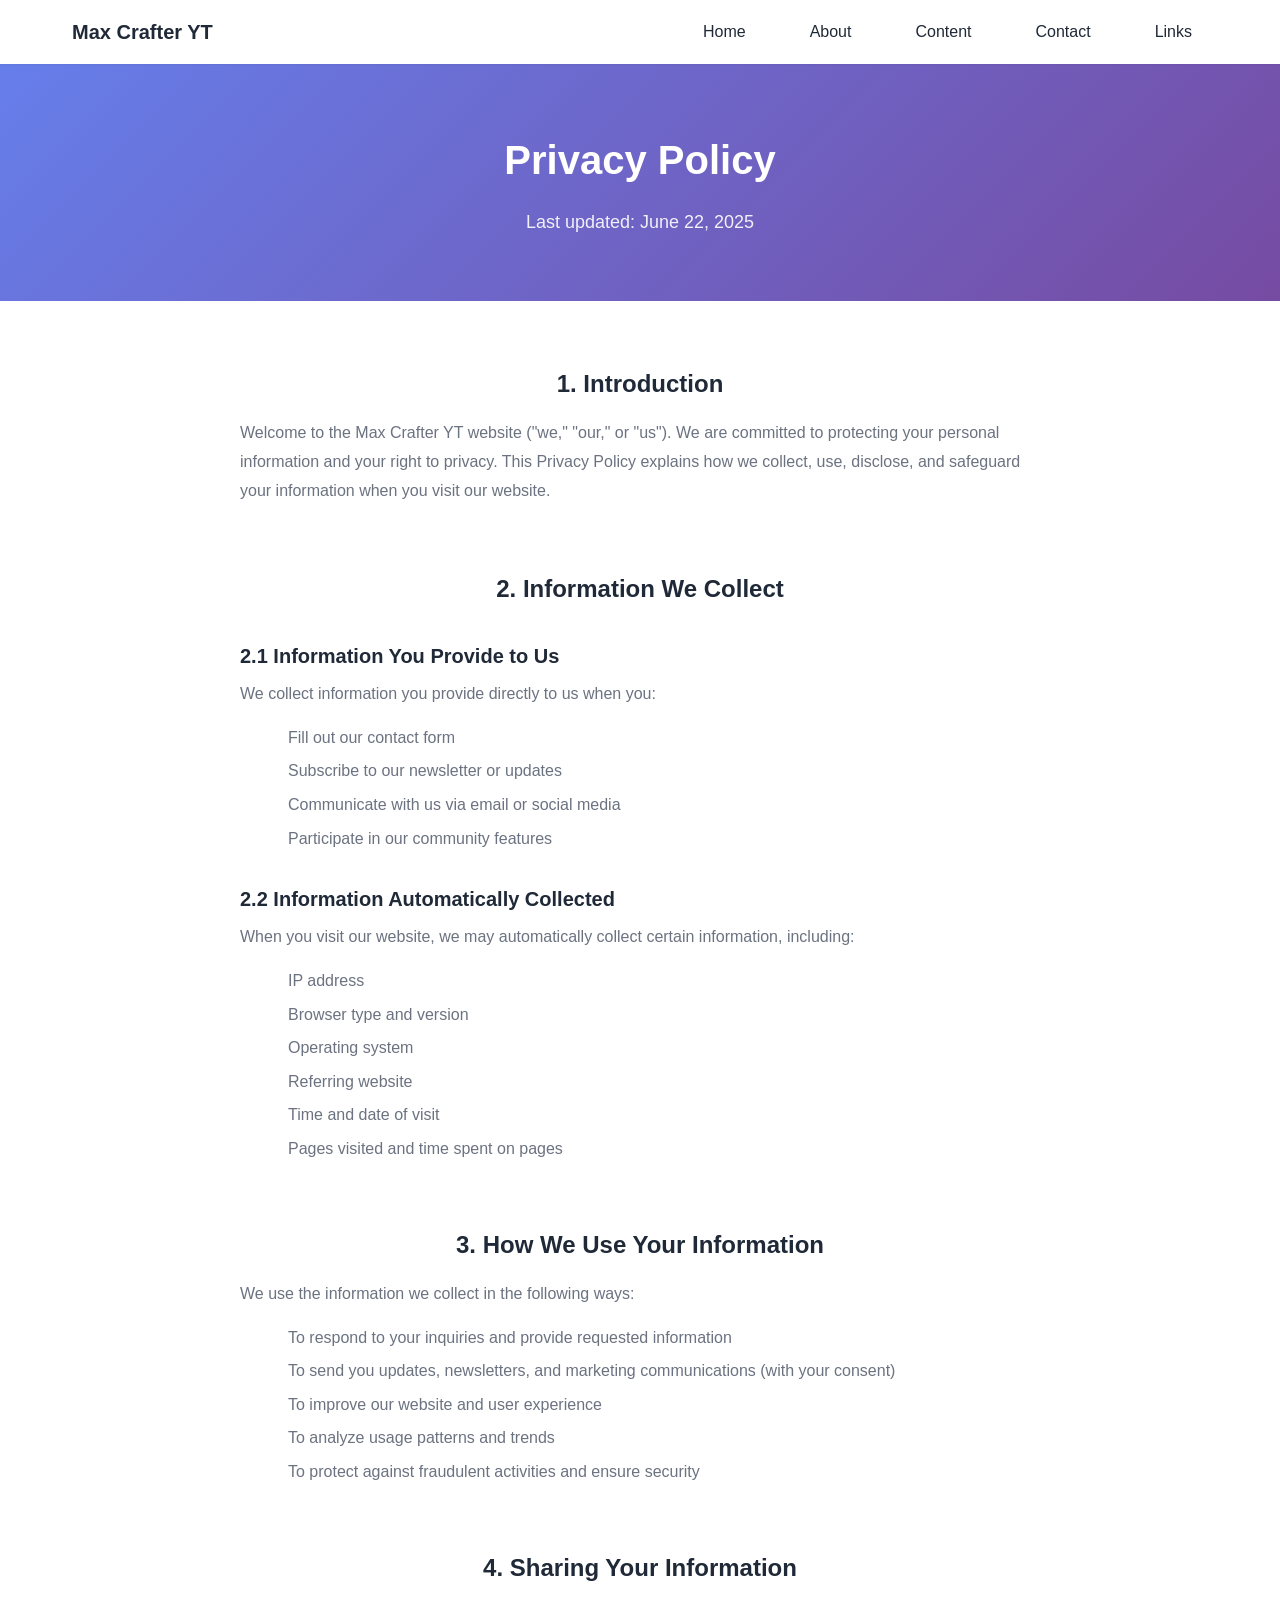
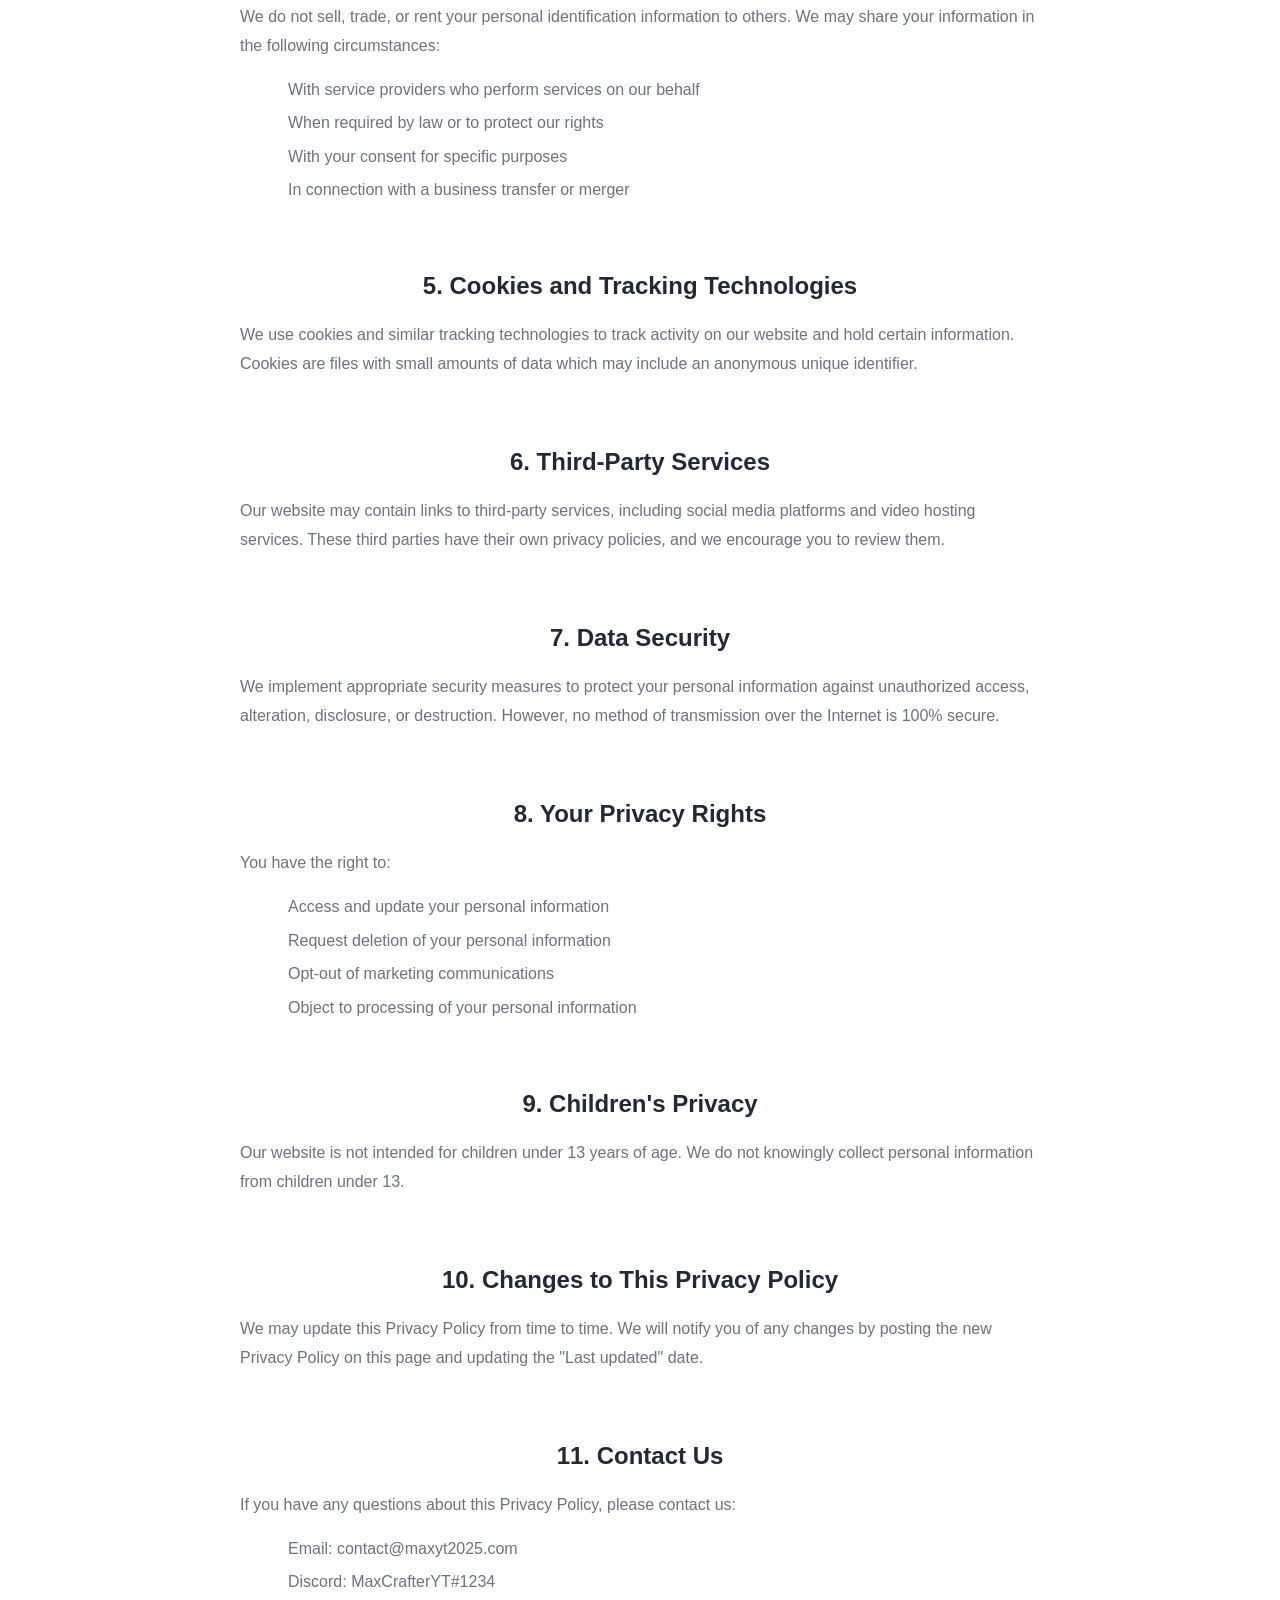
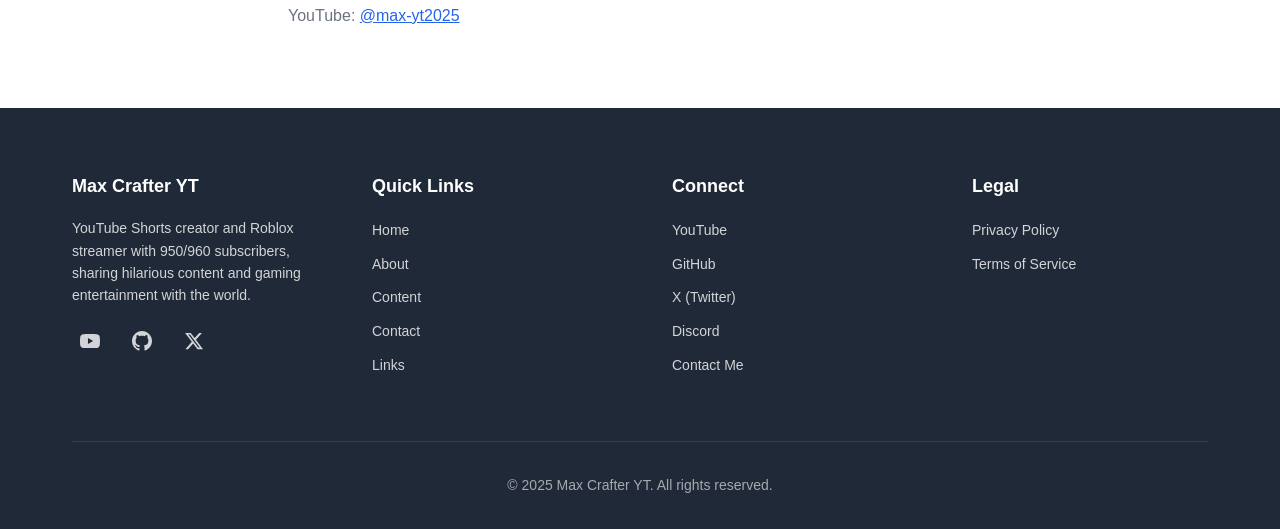
<file: privacy.html>
<!DOCTYPE html>
<html lang="en">
<head>
    <meta charset="UTF-8">
    <meta name="viewport" content="width=device-width, initial-scale=1.0">
    
    <!-- Primary SEO Meta Tags -->
    <title>Privacy Policy - Max Crafter YT</title>
    <meta name="description" content="Privacy Policy for Max Crafter YT website. Learn how we collect, use, and protect your personal information.">
    <meta name="keywords" content="Max Crafter YT, privacy policy, data protection, personal information, privacy">
    <meta name="author" content="Max Crafter YT">
    <meta name="robots" content="index, follow">
    
    <!-- Canonical URL -->
    <link rel="canonical" href="https://maxyt2025.github.io/privacy.html">
    
    <!-- Favicon -->
    <link rel="icon" type="image/x-icon" href="favicon/favicon.ico">
    <link rel="icon" type="image/png" sizes="32x32" href="favicon/favicon-32x32.png">
    <link rel="icon" type="image/png" sizes="16x16" href="favicon/favicon-16x16.png">
    <link rel="apple-touch-icon" sizes="180x180" href="favicon/apple-touch-icon.png">
    <link rel="manifest" href="favicon/site.webmanifest">

    <script async src="https://pagead2.googlesyndication.com/pagead/js/adsbygoogle.js?client=ca-pub-3309273645696464"
     crossorigin="anonymous"></script>
    
    <!-- CSS -->
    <link rel="stylesheet" href="css/styles.css">
</head>
<body>
    <!-- Navigation -->
    <nav class="navbar">
        <div class="container">
            <div class="nav-brand">
                <a href="/">Max Crafter YT</a>
            </div>
            <button class="nav-toggle" id="navToggle" aria-label="Toggle navigation">
                <span></span>
                <span></span>
                <span></span>
            </button>
            <ul class="nav-menu" id="navMenu">
                <li><a href="/">Home</a></li>
                <li><a href="/about.html">About</a></li>
                <li><a href="/projects.html">Content</a></li>
                <li><a href="/contact.html">Contact</a></li>
                <li><a href="/links.html">Links</a></li>
            </ul>
        </div>
    </nav>

    <!-- Page Header -->
    <header class="page-header">
        <div class="container">
            <h1>Privacy Policy</h1>
            <p>Last updated: June 22, 2025</p>
        </div>
    </header>

    <!-- Privacy Policy Content -->
    <section class="section">
        <div class="container">
            <div class="legal-content">
                <h2>1. Introduction</h2>
                <p>Welcome to the Max Crafter YT website ("we," "our," or "us"). We are committed to protecting your personal information and your right to privacy. This Privacy Policy explains how we collect, use, disclose, and safeguard your information when you visit our website.</p>
                
                <h2>2. Information We Collect</h2>
                <h3>2.1 Information You Provide to Us</h3>
                <p>We collect information you provide directly to us when you:</p>
                <ul>
                    <li>Fill out our contact form</li>
                    <li>Subscribe to our newsletter or updates</li>
                    <li>Communicate with us via email or social media</li>
                    <li>Participate in our community features</li>
                </ul>
                
                <h3>2.2 Information Automatically Collected</h3>
                <p>When you visit our website, we may automatically collect certain information, including:</p>
                <ul>
                    <li>IP address</li>
                    <li>Browser type and version</li>
                    <li>Operating system</li>
                    <li>Referring website</li>
                    <li>Time and date of visit</li>
                    <li>Pages visited and time spent on pages</li>
                </ul>
                
                <h2>3. How We Use Your Information</h2>
                <p>We use the information we collect in the following ways:</p>
                <ul>
                    <li>To respond to your inquiries and provide requested information</li>
                    <li>To send you updates, newsletters, and marketing communications (with your consent)</li>
                    <li>To improve our website and user experience</li>
                    <li>To analyze usage patterns and trends</li>
                    <li>To protect against fraudulent activities and ensure security</li>
                </ul>
                
                <h2>4. Sharing Your Information</h2>
                <p>We do not sell, trade, or rent your personal identification information to others. We may share your information in the following circumstances:</p>
                <ul>
                    <li>With service providers who perform services on our behalf</li>
                    <li>When required by law or to protect our rights</li>
                    <li>With your consent for specific purposes</li>
                    <li>In connection with a business transfer or merger</li>
                </ul>
                
                <h2>5. Cookies and Tracking Technologies</h2>
                <p>We use cookies and similar tracking technologies to track activity on our website and hold certain information. Cookies are files with small amounts of data which may include an anonymous unique identifier.</p>
                
                <h2>6. Third-Party Services</h2>
                <p>Our website may contain links to third-party services, including social media platforms and video hosting services. These third parties have their own privacy policies, and we encourage you to review them.</p>
                
                <h2>7. Data Security</h2>
                <p>We implement appropriate security measures to protect your personal information against unauthorized access, alteration, disclosure, or destruction. However, no method of transmission over the Internet is 100% secure.</p>
                
                <h2>8. Your Privacy Rights</h2>
                <p>You have the right to:</p>
                <ul>
                    <li>Access and update your personal information</li>
                    <li>Request deletion of your personal information</li>
                    <li>Opt-out of marketing communications</li>
                    <li>Object to processing of your personal information</li>
                </ul>
                
                <h2>9. Children's Privacy</h2>
                <p>Our website is not intended for children under 13 years of age. We do not knowingly collect personal information from children under 13.</p>
                
                <h2>10. Changes to This Privacy Policy</h2>
                <p>We may update this Privacy Policy from time to time. We will notify you of any changes by posting the new Privacy Policy on this page and updating the "Last updated" date.</p>
                
                <h2>11. Contact Us</h2>
                <p>If you have any questions about this Privacy Policy, please contact us:</p>
                <ul>
                    <li>Email: contact@maxyt2025.com</li>
                    <li>Discord: MaxCrafterYT#1234</li>
                    <li>YouTube: <a href="https://youtube.com/@max-yt2025" target="_blank" rel="noopener noreferrer">@max-yt2025</a></li>
                </ul>
            </div>
        </div>
    </section>

    <!-- Footer -->
    <footer class="footer">
        <div class="container">
            <div class="footer-content">
                <div class="footer-section">
                    <h4>Max Crafter YT</h4>
                    <p>YouTube Shorts creator and Roblox streamer with 950/960 subscribers, sharing hilarious content and gaming entertainment with the world.</p>
                    <div class="footer-social">
                        <a href="https://youtube.com/@max-yt2025" target="_blank" rel="noopener noreferrer" aria-label="YouTube">
                            <svg viewBox="0 0 24 24" width="20" height="20" fill="currentColor">
                                <path d="M23.498 6.186a3.016 3.016 0 0 0-2.122-2.136C19.505 3.545 12 3.545 12 3.545s-7.505 0-9.377.505A3.017 3.017 0 0 0 .502 6.186C0 8.07 0 12 0 12s0 3.93.502 5.814a3.016 3.016 0 0 0 2.122 2.136c1.871.505 9.376.505 9.376.505s7.505 0 9.377-.505a3.015 3.015 0 0 0 2.122-2.136C24 15.93 24 12 24 12s0-3.93-.502-5.814zM9.545 15.568V8.432L15.818 12l-6.273 3.568z"/>
                            </svg>
                        </a>
                        <a href="https://github.com/max-yt2025" target="_blank" rel="noopener noreferrer" aria-label="GitHub">
                            <svg viewBox="0 0 24 24" width="20" height="20" fill="currentColor">
                                <path d="M12 0c-6.626 0-12 5.373-12 12 0 5.302 3.438 9.8 8.207 11.387.599.111.793-.261.793-.577v-2.234c-3.338.726-4.033-1.416-4.033-1.416-.546-1.387-1.333-1.756-1.333-1.756-1.089-.745.083-.729.083-.729 1.205.084 1.839 1.237 1.839 1.237 1.07 1.834 2.807 1.304 3.492.997.107-.775.418-1.305.762-1.604-2.665-.305-5.467-1.334-5.467-5.931 0-1.311.469-2.381 1.236-3.221-.124-.303-.535-1.524.117-3.176 0 0 1.008-.322 3.301 1.23.957-.266 1.983-.399 3.003-.404 1.02.005 2.047.138 3.006.404 2.291-1.552 3.297-1.23 3.297-1.23.653 1.653.242 2.874.118 3.176.77.84 1.235 1.911 1.235 3.221 0 4.609-2.807 5.624-5.479 5.921.43.372.823 1.102.823 2.222v3.293c0 .319.192.694.801.576 4.765-1.589 8.199-6.086 8.199-11.386 0-6.627-5.373-12-12-12z"/>
                            </svg>
                        </a>
                        <a href="https://twitter.com/max-yt2025" target="_blank" rel="noopener noreferrer" aria-label="X (Twitter)">
                            <svg viewBox="0 0 24 24" width="20" height="20" fill="currentColor">
                                <path d="M18.244 2.25h3.308l-7.227 8.26 8.502 11.24H16.17l-5.214-6.817L4.99 21.75H1.68l7.73-8.835L1.254 2.25H8.08l4.713 6.231zm-1.161 17.52h1.833L7.084 4.126H5.117z"/>
                            </svg>
                        </a>
                    </div>
                </div>
                <div class="footer-section">
                    <h4>Quick Links</h4>
                    <ul>
                        <li><a href="/">Home</a></li>
                        <li><a href="/about.html">About</a></li>
                        <li><a href="/projects.html">Content</a></li>
                        <li><a href="/contact.html">Contact</a></li>
                        <li><a href="/links.html">Links</a></li>
                    </ul>
                </div>
                <div class="footer-section">
                    <h4>Connect</h4>
                    <ul>
                        <li><a href="https://youtube.com/@max-yt2025" target="_blank" rel="noopener noreferrer">YouTube</a></li>
                        <li><a href="https://github.com/max-yt2025" target="_blank" rel="noopener noreferrer">GitHub</a></li>
                        <li><a href="https://twitter.com/max_yt2025" target="_blank" rel="noopener noreferrer">X (Twitter)</a></li>
                        <li><a href="/discord" target="_blank" rel="noopener noreferrer">Discord</a></li>
                        <li><a href="/contact.html">Contact Me</a></li>
                    </ul>
                </div>
                <div class="footer-section">
                    <h4>Legal</h4>
                    <ul>
                        <li><a href="/privacy.html">Privacy Policy</a></li>
                        <li><a href="/terms.html">Terms of Service</a></li>
                    </ul>
                </div>
            </div>
            <div class="footer-bottom">
                <p>&copy; 2025 Max Crafter YT. All rights reserved.</p>
            </div>
        </div>
    </footer>

    <!-- JavaScript -->
    <script src="js/script.js"></script>
</body>
</html>
</file>
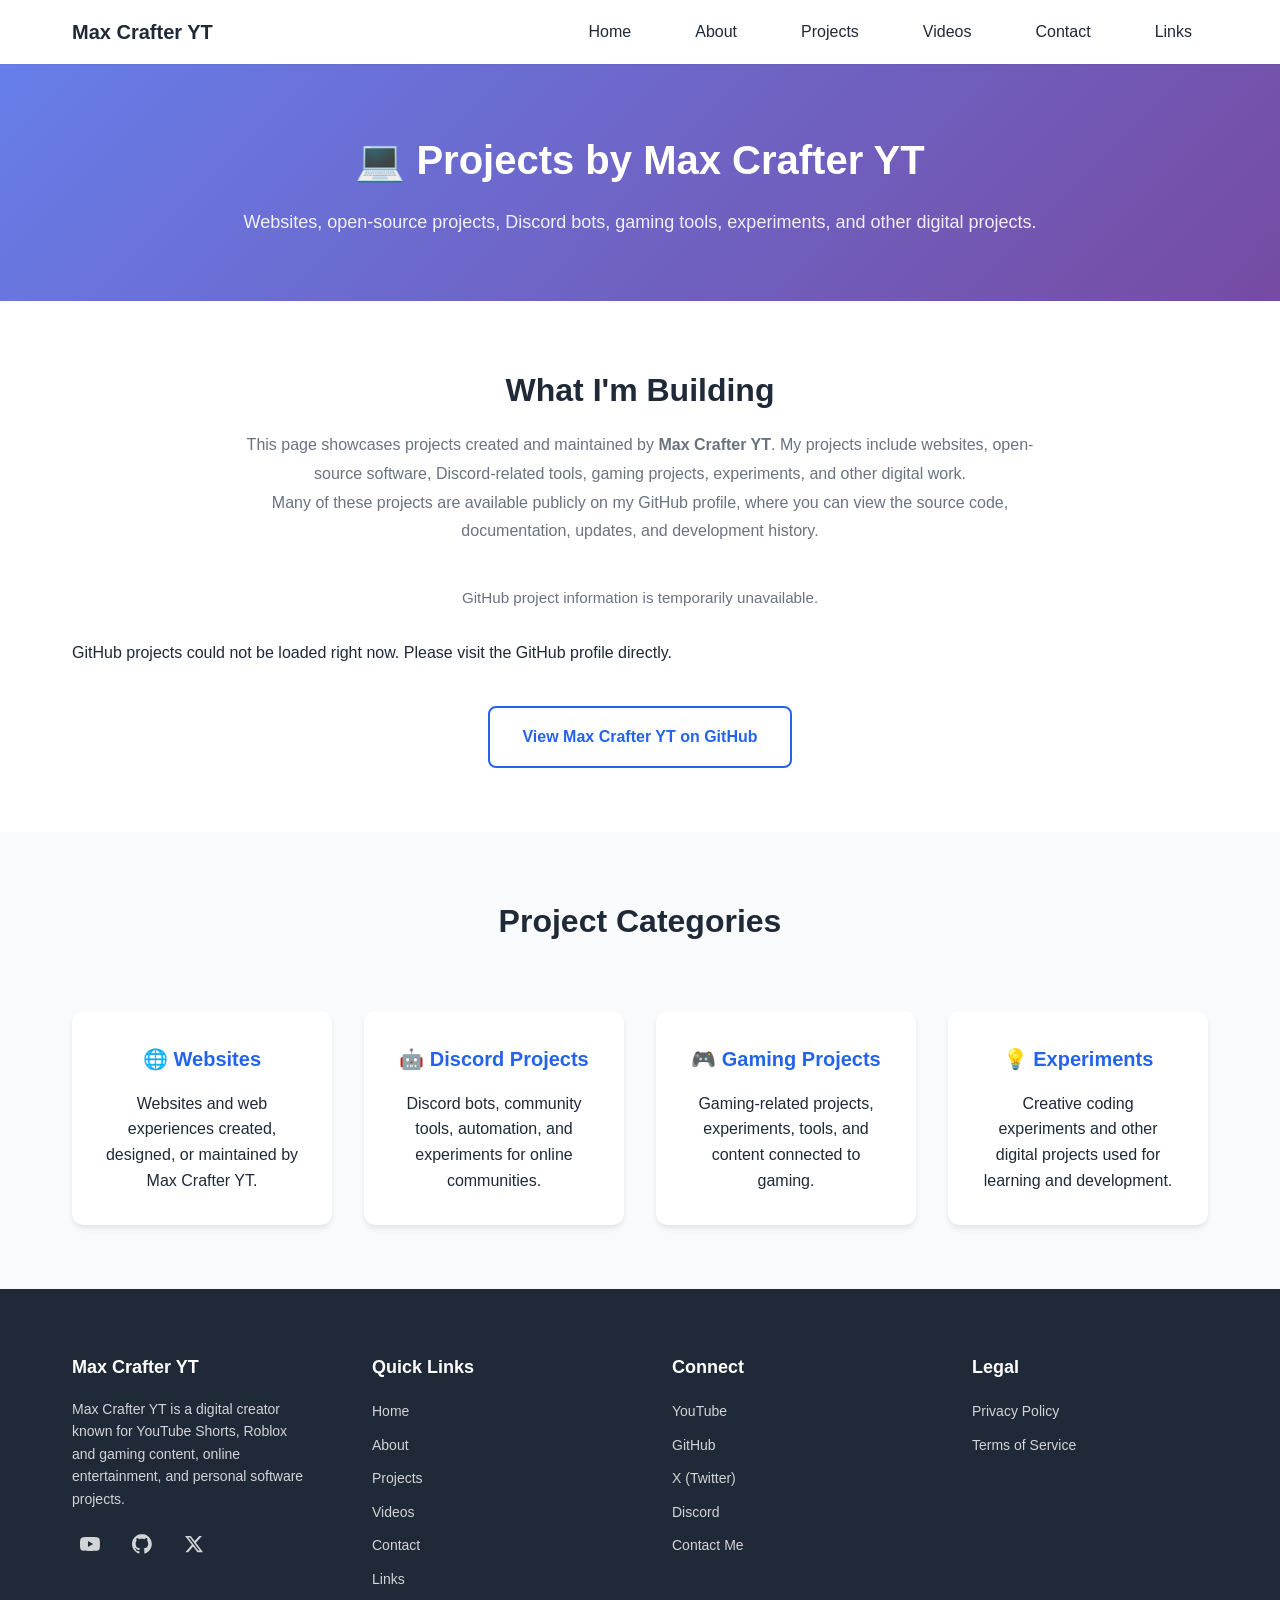
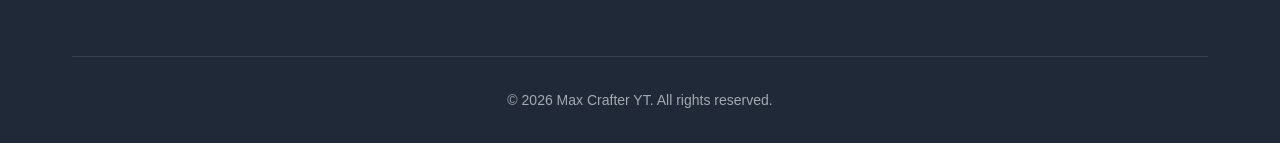
<file: projects.html>
<!DOCTYPE html>
<html lang="en">
<head>
    <meta charset="UTF-8">
    <meta name="viewport" content="width=device-width, initial-scale=1.0">

    <!-- Primary SEO -->
    <title>Projects | Max Crafter YT</title>

    <meta
        name="description"
        content="Explore the projects created by Max Crafter YT, including websites, open-source projects, Discord bots, gaming tools, and other digital experiments."
    >

    <meta
        name="keywords"
        content="Max Crafter YT, Max Crafter, max-yt2025, projects, GitHub, Roblox, gaming, websites, Discord bots, open source"
    >

    <meta name="author" content="Max Crafter YT">
    <meta name="robots" content="index, follow">

    <!-- Canonical -->
    <link rel="canonical" href="https://max-yt2025.space/projects">

    <!-- Open Graph -->
    <meta property="og:type" content="website">
    <meta property="og:url" content="https://max-yt2025.space/projects">
    <meta property="og:title" content="Projects | Max Crafter YT">
    <meta
        property="og:description"
        content="Explore websites, open-source projects, Discord bots, gaming tools, and other projects created by Max Crafter YT."
    >
    <meta
        property="og:image"
        content="https://max-yt2025.space/assets/og-image.jpg"
    >
    <meta property="og:image:alt" content="Max Crafter YT Projects">
    <meta property="og:site_name" content="Max Crafter YT">

    <!-- Twitter / X -->
    <meta name="twitter:card" content="summary_large_image">
    <meta name="twitter:url" content="https://max-yt2025.space/projects">
    <meta name="twitter:title" content="Projects | Max Crafter YT">
    <meta
        name="twitter:description"
        content="Explore websites, open-source projects, Discord bots, gaming tools, and other projects created by Max Crafter YT."
    >
    <meta
        name="twitter:image"
        content="https://max-yt2025.space/assets/twitter-image.jpg"
    >
    <meta name="twitter:site" content="@max-yt2025">

    <!-- Favicon -->
    <link rel="icon" type="image/x-icon" href="/favicon/favicon.ico">
    <link
        rel="icon"
        type="image/png"
        sizes="32x32"
        href="/favicon/favicon-32x32.png"
    >
    <link
        rel="icon"
        type="image/png"
        sizes="16x16"
        href="/favicon/favicon-16x16.png"
    >
    <link
        rel="apple-touch-icon"
        sizes="180x180"
        href="/favicon/apple-touch-icon.png"
    >
    <link rel="manifest" href="/favicon/site.webmanifest">

    <!-- Google AdSense -->
    <script
        async
        src="https://pagead2.googlesyndication.com/pagead/js/adsbygoogle.js?client=ca-pub-3309273645696464"
        crossorigin="anonymous">
    </script>

    <!-- CSS -->
    <link rel="stylesheet" href="/css/styles.css">

    <!-- Project Page Styles -->
    <style>
        .projects-intro {
            max-width: 800px;
            margin: 0 auto 40px;
            text-align: center;
        }

        .projects-intro h2 {
            margin-bottom: 15px;
        }

        .projects-intro p {
            color: #6b7280;
            line-height: 1.8;
        }

        .github-profile-link {
            text-align: center;
            margin-top: 40px;
        }

        .project-card {
            height: 100%;
        }

        .project-links .btn {
            text-decoration: none;
        }

        .github-status {
            text-align: center;
            margin-bottom: 30px;
            color: #6b7280;
            font-size: 0.95rem;
        }

        @media (max-width: 768px) {
            .projects-intro {
                margin-bottom: 30px;
            }
        }
    </style>

    <!-- Structured Data -->
    <script type="application/ld+json">
    {
        "@context": "https://schema.org",
        "@type": "CollectionPage",
        "name": "Projects by Max Crafter YT",
        "url": "https://max-yt2025.space/projects",
        "description": "Projects created by Max Crafter YT, including websites, open-source projects, Discord bots, gaming tools, and digital experiments.",
        "isPartOf": {
            "@type": "WebSite",
            "name": "Max Crafter YT",
            "url": "https://max-yt2025.space/"
        },
        "about": {
            "@type": "Person",
            "name": "Max Crafter YT",
            "url": "https://max-yt2025.space/"
        }
    }
    </script>
</head>

<body>

    <!-- Navigation -->
    <nav class="navbar" aria-label="Main navigation">
        <div class="container">

            <div class="nav-brand">
                <a href="/" aria-label="Max Crafter YT Home">
                    Max Crafter YT
                </a>
            </div>

            <button
                class="nav-toggle"
                id="navToggle"
                aria-label="Toggle navigation"
                aria-expanded="false"
                aria-controls="navMenu"
            >
                <span></span>
                <span></span>
                <span></span>
            </button>

            <ul class="nav-menu" id="navMenu">
                <li>
                    <a href="/">Home</a>
                </li>

                <li>
                    <a href="/about">About</a>
                </li>

                <li>
                    <a href="/projects" class="active" aria-current="page">
                        Projects
                    </a>
                </li>

                <li>
                    <a href="/videos">Videos</a>
                </li>

                <li>
                    <a href="/contact">Contact</a>
                </li>

                <li>
                    <a href="/links">Links</a>
                </li>
            </ul>

        </div>
    </nav>


    <!-- Page Header -->
    <header class="page-header">
        <div class="container">

            <h1>💻 Projects by Max Crafter YT</h1>

            <p>
                Websites, open-source projects, Discord bots, gaming tools,
                experiments, and other digital projects.
            </p>

        </div>
    </header>


    <!-- Projects Introduction -->
    <main>

        <section class="section">
            <div class="container">

                <div class="projects-intro">

                    <h2>What I'm Building</h2>

                    <p>
                        This page showcases projects created and maintained
                        by <strong>Max Crafter YT</strong>. My projects include
                        websites, open-source software, Discord-related tools,
                        gaming projects, experiments, and other digital work.
                    </p>

                    <p>
                        Many of these projects are available publicly on my
                        GitHub profile, where you can view the source code,
                        documentation, updates, and development history.
                    </p>

                </div>

                <p class="github-status" id="github-status">
                    Loading projects from GitHub...
                </p>

                <!-- GitHub Projects -->
                <div
                    id="github-projects"
                    class="projects-grid"
                    aria-live="polite"
                >
                    <div class="loading">
                        Loading GitHub repositories...
                    </div>
                </div>

                <!-- GitHub Profile -->
                <div class="github-profile-link">

                    <a
                        href="https://github.com/max-yt2025"
                        target="_blank"
                        rel="noopener noreferrer"
                        class="btn btn-outline"
                    >
                        View Max Crafter YT on GitHub
                    </a>

                </div>

            </div>
        </section>


        <!-- Project Categories -->
        <section class="section">
            <div class="container">

                <h2>Project Categories</h2>

                <div class="about-grid">

                    <article class="about-card">
                        <h3>🌐 Websites</h3>

                        <p>
                            Websites and web experiences created,
                            designed, or maintained by Max Crafter YT.
                        </p>
                    </article>

                    <article class="about-card">
                        <h3>🤖 Discord Projects</h3>

                        <p>
                            Discord bots, community tools, automation,
                            and experiments for online communities.
                        </p>
                    </article>

                    <article class="about-card">
                        <h3>🎮 Gaming Projects</h3>

                        <p>
                            Gaming-related projects, experiments,
                            tools, and content connected to gaming.
                        </p>
                    </article>

                    <article class="about-card">
                        <h3>💡 Experiments</h3>

                        <p>
                            Creative coding experiments and other
                            digital projects used for learning and development.
                        </p>
                    </article>

                </div>

            </div>
        </section>

    </main>


    <!-- Footer -->
    <footer class="footer">

        <div class="container">

            <div class="footer-content">

                <!-- About -->
                <div class="footer-section">

                    <h4>Max Crafter YT</h4>

                    <p>
                        Max Crafter YT is a digital creator known for
                        YouTube Shorts, Roblox and gaming content, online
                        entertainment, and personal software projects.
                    </p>

                    <div class="footer-social">

                        <!-- YouTube -->
                        <a
                            href="https://youtube.com/@max-yt2025"
                            target="_blank"
                            rel="noopener noreferrer"
                            aria-label="Max Crafter YT on YouTube"
                        >
                            <svg
                                viewBox="0 0 24 24"
                                width="20"
                                height="20"
                                fill="currentColor"
                                aria-hidden="true"
                            >
                                <path d="M23.498 6.186a3.016 3.016 0 0 0-2.122-2.136C19.505 3.545 12 3.545 12 3.545s-7.505 0-9.377.505A3.017 3.017 0 0 0 .502 6.186C0 8.07 0 12 0 12s0 3.93.502 5.814a3.016 3.016 0 0 0 2.122 2.136c1.871.505 9.376.505 9.376.505s7.505 0 9.377-.505a3.015 3.015 0 0 0 2.122-2.136C24 15.93 24 12 24 12s0-3.93-.502-5.814zM9.545 15.568V8.432L15.818 12l-6.273 3.568z"/>
                            </svg>
                        </a>

                        <!-- GitHub -->
                        <a
                            href="https://github.com/max-yt2025"
                            target="_blank"
                            rel="noopener noreferrer"
                            aria-label="Max Crafter YT on GitHub"
                        >
                            <svg
                                viewBox="0 0 24 24"
                                width="20"
                                height="20"
                                fill="currentColor"
                                aria-hidden="true"
                            >
                                <path d="M12 0c-6.626 0-12 5.373-12 12 0 5.302 3.438 9.8 8.207 11.387.599.111.793-.261.793-.577v-2.234c-3.338.726-4.033-1.416-4.033-1.416-.546-1.387-1.333-1.756-1.333-1.756-1.089-.745.083-.729.083-.729 1.205.084 1.839 1.237 1.839 1.237 1.07 1.834 2.807 1.304 3.492.997.107-.775.418-1.305.762-1.604-2.665-.305-5.467-1.334-5.467-5.931 0-1.311.469-2.381 1.236-3.221-.124-.303-.535-1.524-.117-3.176 0 0 1.008-.322 3.301 1.23.957-.266 1.983-.399 3.003-.404 1.02.005 2.047.138 3.006.404 2.291-1.552 3.297-1.23 3.297-1.23.653 1.653.242 2.874.118 3.176.77.84 1.235 1.911 1.235 3.221 0 4.609-2.807 5.624-5.479 5.921.43.372.823 1.102.823 2.222v3.293c0 .319.192.694.801.576 4.765-1.589 8.199-6.086 8.199-11.386 0-6.627-5.373-12-12-12z"/>
                            </svg>
                        </a>

                        <!-- X -->
                        <a
                            href="https://twitter.com/max-yt2025"
                            target="_blank"
                            rel="noopener noreferrer"
                            aria-label="Max Crafter YT on X"
                        >
                            <svg
                                viewBox="0 0 24 24"
                                width="20"
                                height="20"
                                fill="currentColor"
                                aria-hidden="true"
                            >
                                <path d="M18.244 2.25h3.308l-7.227 8.26 8.502 11.24H16.17l-5.214-6.817L4.99 21.75H1.68l7.73-8.835L1.254 2.25H8.08l4.713 6.231zm-1.161 17.52h1.833L7.084 4.126H5.117z"/>
                            </svg>
                        </a>

                    </div>
                </div>


                <!-- Quick Links -->
                <div class="footer-section">

                    <h4>Quick Links</h4>

                    <ul>
                        <li>
                            <a href="/">Home</a>
                        </li>

                        <li>
                            <a href="/about">About</a>
                        </li>

                        <li>
                            <a href="/projects">Projects</a>
                        </li>

                        <li>
                            <a href="/videos">Videos</a>
                        </li>

                        <li>
                            <a href="/contact">Contact</a>
                        </li>

                        <li>
                            <a href="/links">Links</a>
                        </li>
                    </ul>

                </div>


                <!-- Connect -->
                <div class="footer-section">

                    <h4>Connect</h4>

                    <ul>

                        <li>
                            <a
                                href="https://youtube.com/@max-yt2025"
                                target="_blank"
                                rel="noopener noreferrer"
                            >
                                YouTube
                            </a>
                        </li>

                        <li>
                            <a
                                href="https://github.com/max-yt2025"
                                target="_blank"
                                rel="noopener noreferrer"
                            >
                                GitHub
                            </a>
                        </li>

                        <li>
                            <a
                                href="https://twitter.com/max_yt2025"
                                target="_blank"
                                rel="noopener noreferrer"
                            >
                                X (Twitter)
                            </a>
                        </li>

                        <li>
                            <a href="/discord">
                                Discord
                            </a>
                        </li>

                        <li>
                            <a href="/contact">
                                Contact Me
                            </a>
                        </li>

                    </ul>

                </div>


                <!-- Legal -->
                <div class="footer-section">

                    <h4>Legal</h4>

                    <ul>

                        <li>
                            <a href="/privacy">
                                Privacy Policy
                            </a>
                        </li>

                        <li>
                            <a href="/terms">
                                Terms of Service
                            </a>
                        </li>

                    </ul>

                </div>

            </div>


            <div class="footer-bottom">

                <p>
                    &copy; 2026 Max Crafter YT. All rights reserved.
                </p>

            </div>

        </div>

    </footer>


    <!-- Main JavaScript -->
    <script src="/js/script.js"></script>


    <!-- GitHub Projects Loader -->
    <script>
        async function loadRepos() {

            const container =
                document.getElementById('github-projects');

            const status =
                document.getElementById('github-status');

            try {

                const response = await fetch(
                    'https://api.github.com/users/max-yt2025/repos?sort=updated&per_page=100'
                );

                if (!response.ok) {
                    throw new Error('GitHub API request failed.');
                }

                const repos = await response.json();

                if (!Array.isArray(repos) || repos.length === 0) {

                    container.innerHTML = `
                        <p>
                            No public repositories are currently available.
                        </p>
                    `;

                    status.textContent =
                        'No public GitHub repositories were found.';

                    return;
                }


                status.textContent =
                    `Showing ${repos.length} public GitHub project${repos.length === 1 ? '' : 's'}.`;


                container.innerHTML = repos.map(repo => {

                    const description =
                        repo.description ||
                        'No description available.';

                    const language =
                        repo.language ||
                        'Other';

                    return `
                        <article class="project-card">

                            <div class="project-content">

                                <h3>
                                    ${escapeHtml(repo.name)}
                                </h3>

                                <p>
                                    ${escapeHtml(description)}
                                </p>

                                <div class="project-tags">

                                    <span class="tag">
                                        ⭐ ${repo.stargazers_count}
                                    </span>

                                    <span class="tag">
                                        🍴 ${repo.forks_count}
                                    </span>

                                    <span class="tag">
                                        ${escapeHtml(language)}
                                    </span>

                                </div>

                                <div class="project-links">

                                    <a
                                        href="${repo.html_url}"
                                        target="_blank"
                                        rel="noopener noreferrer"
                                        class="btn btn-primary"
                                        aria-label="View ${escapeHtml(repo.name)} on GitHub"
                                    >
                                        View Repository
                                    </a>

                                </div>

                            </div>

                        </article>
                    `;

                }).join('');

            }

            catch (error) {

                console.error(
                    'Unable to load GitHub repositories:',
                    error
                );

                container.innerHTML = `
                    <p>
                        GitHub projects could not be loaded right now.
                        Please visit the GitHub profile directly.
                    </p>
                `;

                status.textContent =
                    'GitHub project information is temporarily unavailable.';
            }
        }


        /*
         * Escape repository information before inserting
         * it into HTML.
         */
        function escapeHtml(value) {

            return String(value)
                .replace(/&/g, '&amp;')
                .replace(/</g, '&lt;')
                .replace(/>/g, '&gt;')
                .replace(/"/g, '&quot;')
                .replace(/'/g, '&#039;');
        }


        loadRepos();
    </script>

</body>
</html>
</file>
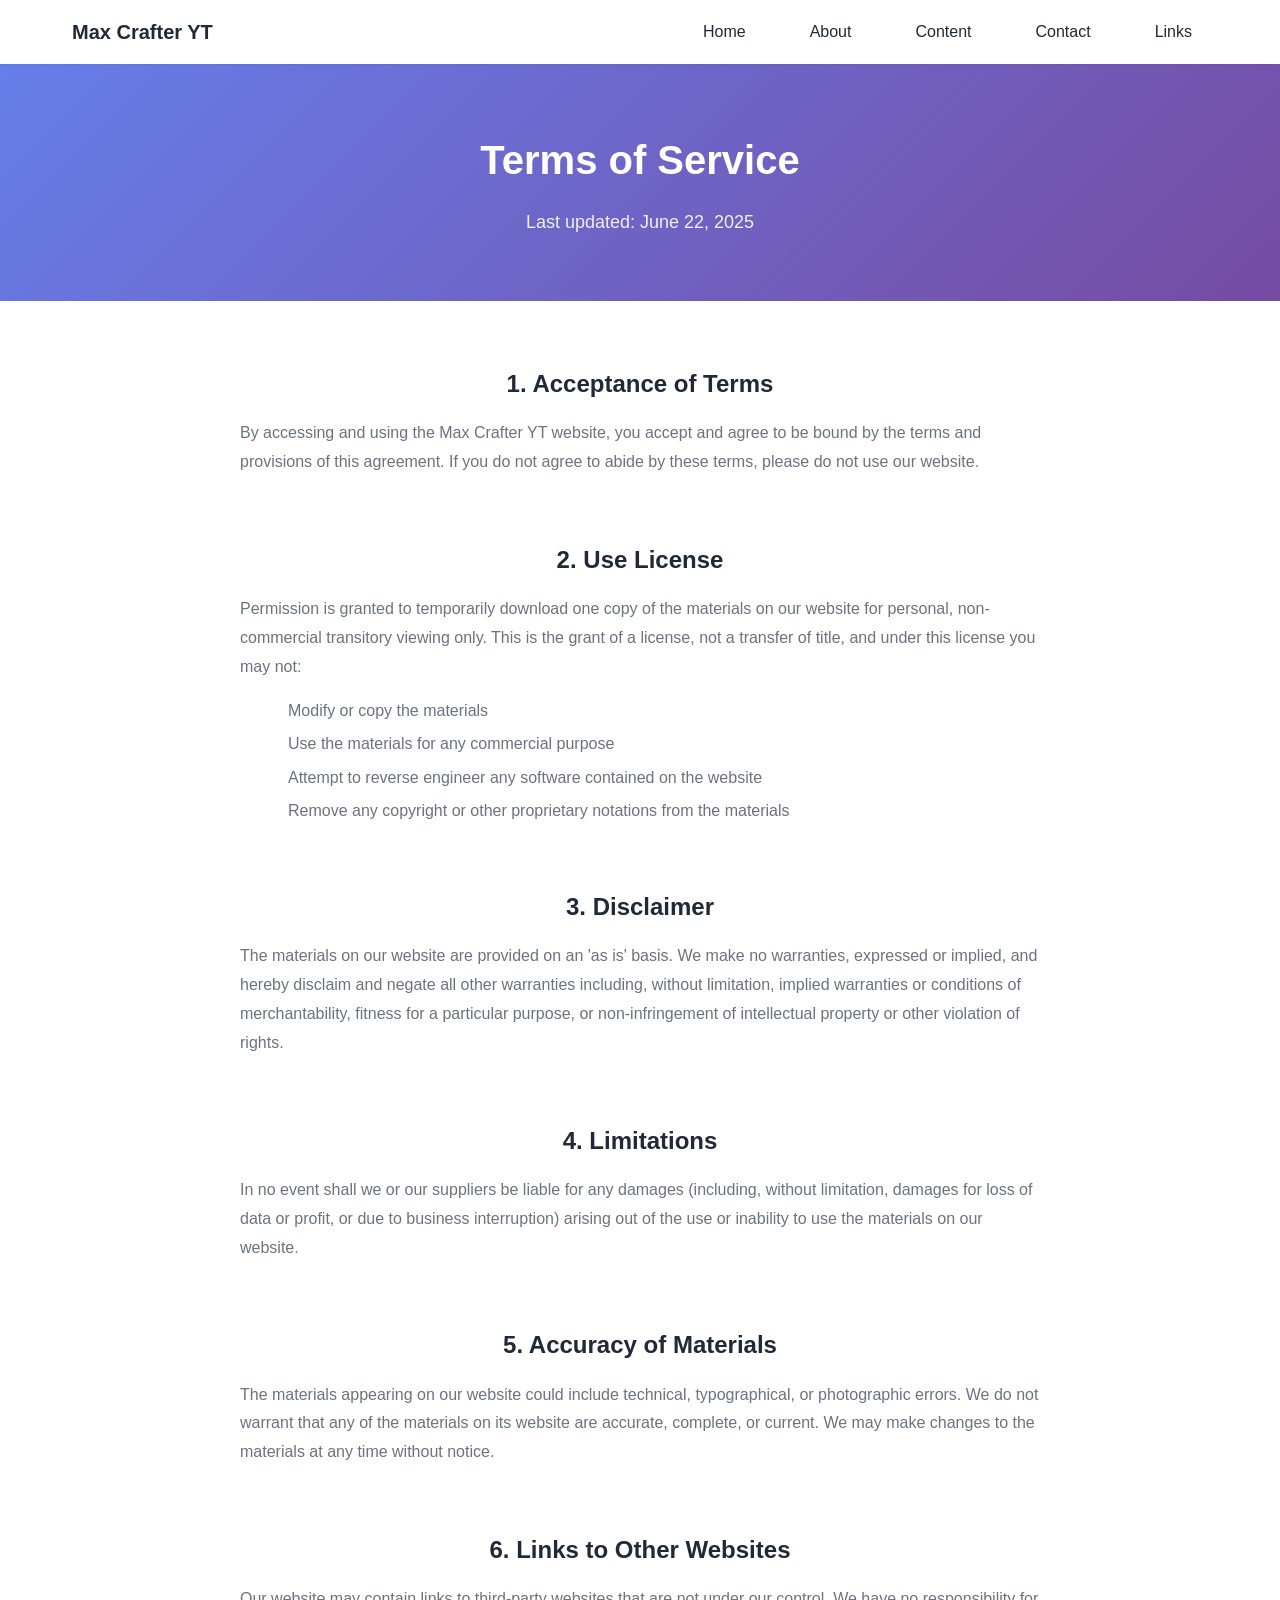
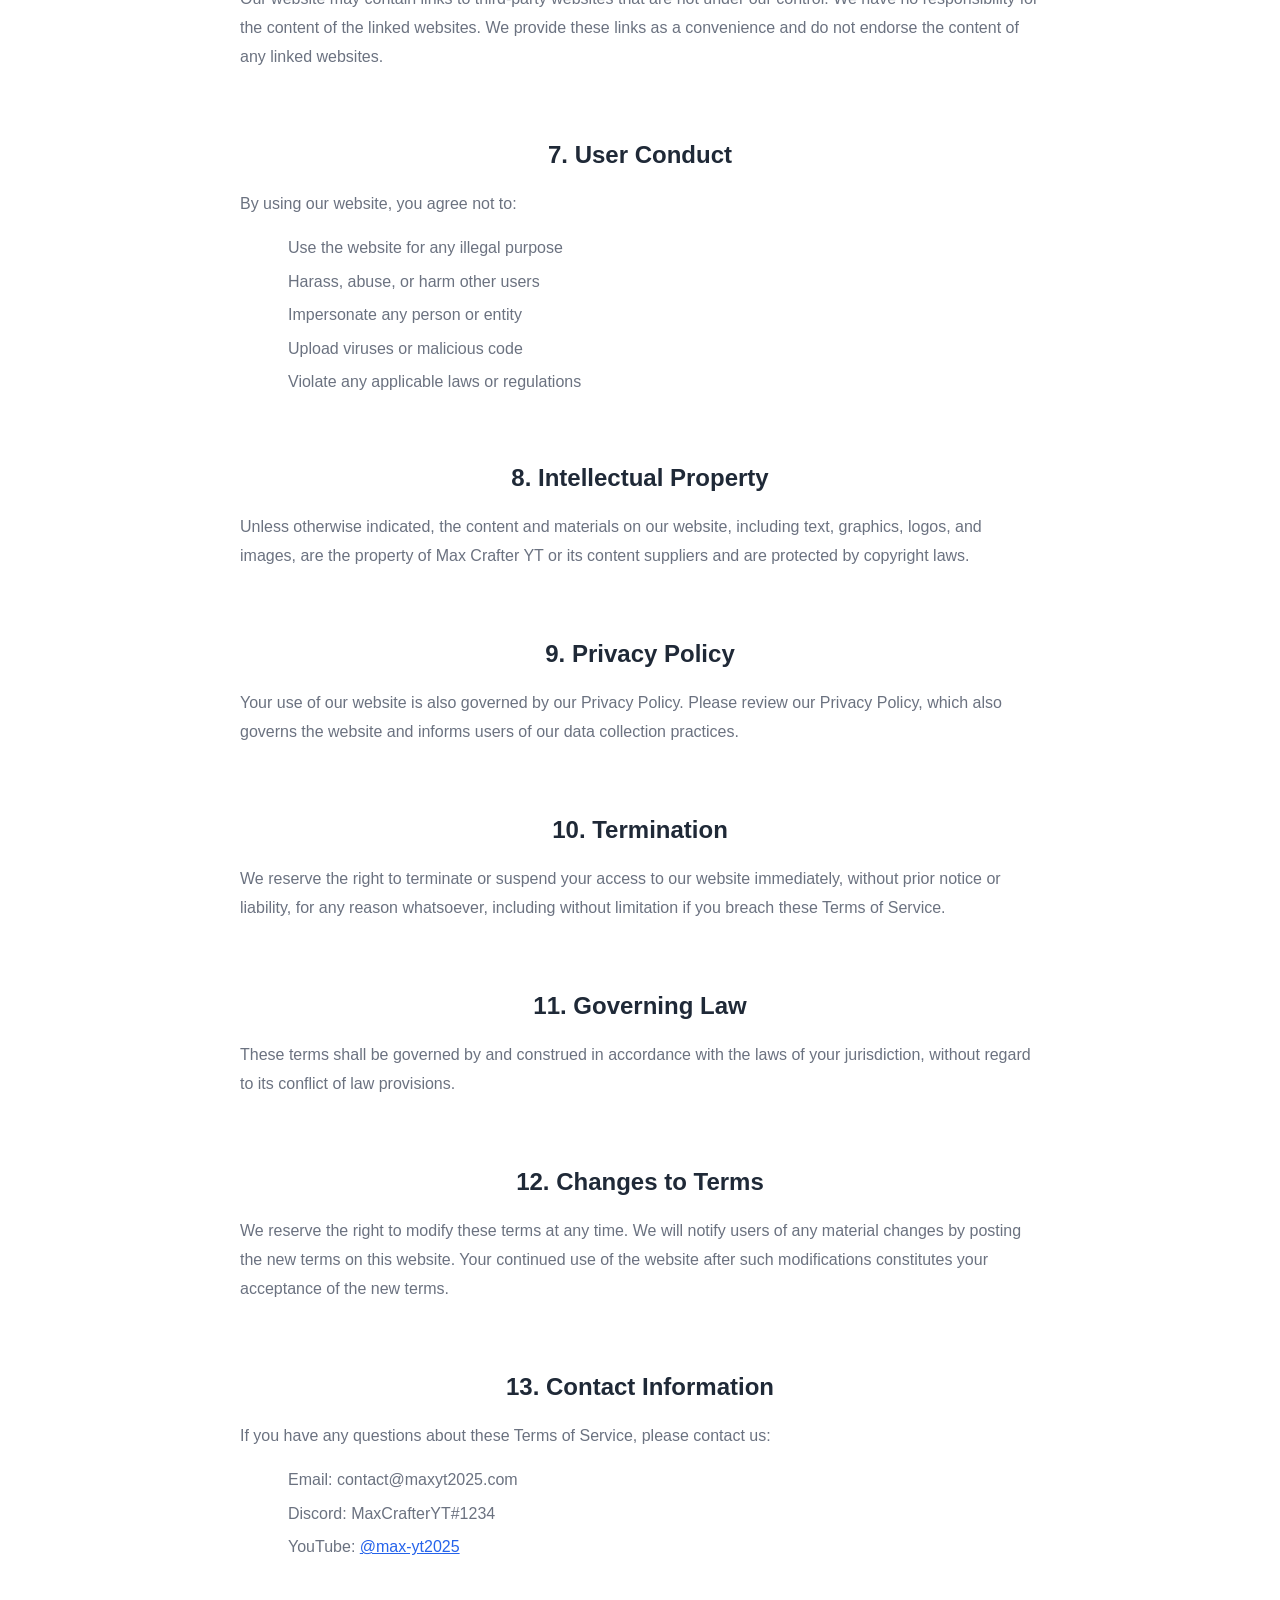
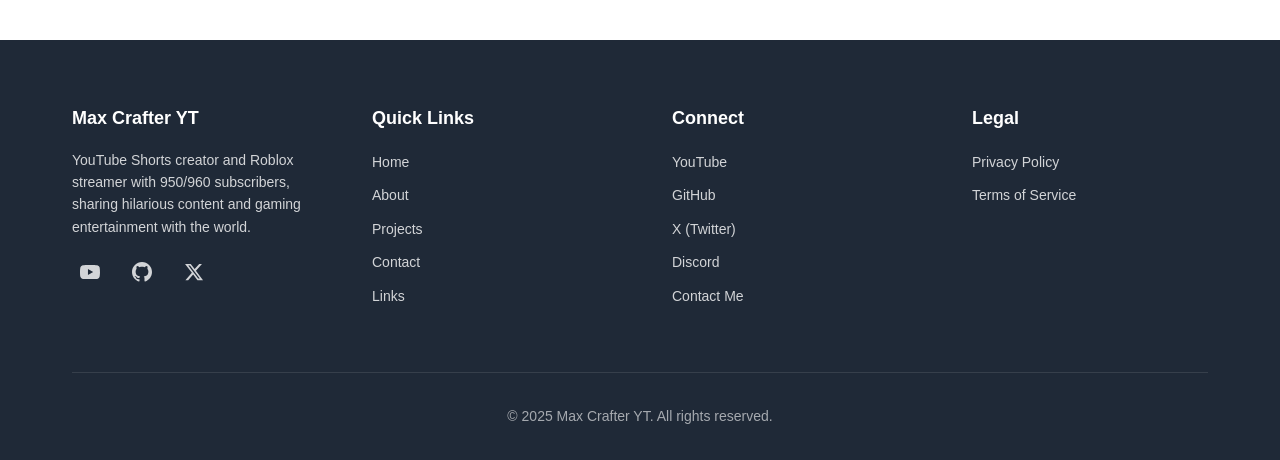
<file: terms.html>
<!DOCTYPE html>
<html lang="en">
<head>
    <meta charset="UTF-8">
    <meta name="viewport" content="width=device-width, initial-scale=1.0">
    
    <!-- Primary SEO Meta Tags -->
    <title>Terms of Service - Max Crafter YT</title>
    <meta name="description" content="Terms of Service for Max Crafter YT website. Read our terms and conditions for using our website and services.">
    <meta name="keywords" content="Max Crafter YT, terms of service, terms and conditions, legal, website terms">
    <meta name="author" content="Max Crafter YT">
    <meta name="robots" content="index, follow">
    
    <!-- Canonical URL -->
    <link rel="canonical" href="https://maxyt2025.github.io/terms.html">
    
    <!-- Favicon -->
    <link rel="icon" type="image/x-icon" href="favicon/favicon.ico">
    <link rel="icon" type="image/png" sizes="32x32" href="favicon/favicon-32x32.png">
    <link rel="icon" type="image/png" sizes="16x16" href="favicon/favicon-16x16.png">
    <link rel="apple-touch-icon" sizes="180x180" href="favicon/apple-touch-icon.png">
    <link rel="manifest" href="favicon/site.webmanifest">

    <script async src="https://pagead2.googlesyndication.com/pagead/js/adsbygoogle.js?client=ca-pub-3309273645696464"
     crossorigin="anonymous"></script>
    
    <!-- CSS -->
    <link rel="stylesheet" href="css/styles.css">
</head>
<body>
    <!-- Navigation -->
    <nav class="navbar">
        <div class="container">
            <div class="nav-brand">
                <a href="/">Max Crafter YT</a>
            </div>
            <button class="nav-toggle" id="navToggle" aria-label="Toggle navigation">
                <span></span>
                <span></span>
                <span></span>
            </button>
            <ul class="nav-menu" id="navMenu">
                <li><a href="/">Home</a></li>
                <li><a href="/about.html">About</a></li>
                <li><a href="/projects.html">Content</a></li>
                <li><a href="/contact.html">Contact</a></li>
                <li><a href="/links.html">Links</a></li>
            </ul>
        </div>
    </nav>

    <!-- Page Header -->
    <header class="page-header">
        <div class="container">
            <h1>Terms of Service</h1>
            <p>Last updated: June 22, 2025</p>
        </div>
    </header>

    <!-- Terms of Service Content -->
    <section class="section">
        <div class="container">
            <div class="legal-content">
                <h2>1. Acceptance of Terms</h2>
                <p>By accessing and using the Max Crafter YT website, you accept and agree to be bound by the terms and provisions of this agreement. If you do not agree to abide by these terms, please do not use our website.</p>
                
                <h2>2. Use License</h2>
                <p>Permission is granted to temporarily download one copy of the materials on our website for personal, non-commercial transitory viewing only. This is the grant of a license, not a transfer of title, and under this license you may not:</p>
                <ul>
                    <li>Modify or copy the materials</li>
                    <li>Use the materials for any commercial purpose</li>
                    <li>Attempt to reverse engineer any software contained on the website</li>
                    <li>Remove any copyright or other proprietary notations from the materials</li>
                </ul>
                
                <h2>3. Disclaimer</h2>
                <p>The materials on our website are provided on an 'as is' basis. We make no warranties, expressed or implied, and hereby disclaim and negate all other warranties including, without limitation, implied warranties or conditions of merchantability, fitness for a particular purpose, or non-infringement of intellectual property or other violation of rights.</p>
                
                <h2>4. Limitations</h2>
                <p>In no event shall we or our suppliers be liable for any damages (including, without limitation, damages for loss of data or profit, or due to business interruption) arising out of the use or inability to use the materials on our website.</p>
                
                <h2>5. Accuracy of Materials</h2>
                <p>The materials appearing on our website could include technical, typographical, or photographic errors. We do not warrant that any of the materials on its website are accurate, complete, or current. We may make changes to the materials at any time without notice.</p>
                
                <h2>6. Links to Other Websites</h2>
                <p>Our website may contain links to third-party websites that are not under our control. We have no responsibility for the content of the linked websites. We provide these links as a convenience and do not endorse the content of any linked websites.</p>
                
                <h2>7. User Conduct</h2>
                <p>By using our website, you agree not to:</p>
                <ul>
                    <li>Use the website for any illegal purpose</li>
                    <li>Harass, abuse, or harm other users</li>
                    <li>Impersonate any person or entity</li>
                    <li>Upload viruses or malicious code</li>
                    <li>Violate any applicable laws or regulations</li>
                </ul>
                
                <h2>8. Intellectual Property</h2>
                <p>Unless otherwise indicated, the content and materials on our website, including text, graphics, logos, and images, are the property of Max Crafter YT or its content suppliers and are protected by copyright laws.</p>
                
                <h2>9. Privacy Policy</h2>
                <p>Your use of our website is also governed by our Privacy Policy. Please review our Privacy Policy, which also governs the website and informs users of our data collection practices.</p>
                
                <h2>10. Termination</h2>
                <p>We reserve the right to terminate or suspend your access to our website immediately, without prior notice or liability, for any reason whatsoever, including without limitation if you breach these Terms of Service.</p>
                
                <h2>11. Governing Law</h2>
                <p>These terms shall be governed by and construed in accordance with the laws of your jurisdiction, without regard to its conflict of law provisions.</p>
                
                <h2>12. Changes to Terms</h2>
                <p>We reserve the right to modify these terms at any time. We will notify users of any material changes by posting the new terms on this website. Your continued use of the website after such modifications constitutes your acceptance of the new terms.</p>
                
                <h2>13. Contact Information</h2>
                <p>If you have any questions about these Terms of Service, please contact us:</p>
                <ul>
                    <li>Email: contact@maxyt2025.com</li>
                    <li>Discord: MaxCrafterYT#1234</li>
                    <li>YouTube: <a href="https://youtube.com/@max-yt2025" target="_blank" rel="noopener noreferrer">@max-yt2025</a></li>
                </ul>
            </div>
        </div>
    </section>

    <!-- Footer -->
    <footer class="footer">
        <div class="container">
            <div class="footer-content">
                <div class="footer-section">
                    <h4>Max Crafter YT</h4>
                    <p>YouTube Shorts creator and Roblox streamer with 950/960 subscribers, sharing hilarious content and gaming entertainment with the world.</p>
                    <div class="footer-social">
                        <a href="https://youtube.com/@max-yt2025" target="_blank" rel="noopener noreferrer" aria-label="YouTube">
                            <svg viewBox="0 0 24 24" width="20" height="20" fill="currentColor">
                                <path d="M23.498 6.186a3.016 3.016 0 0 0-2.122-2.136C19.505 3.545 12 3.545 12 3.545s-7.505 0-9.377.505A3.017 3.017 0 0 0 .502 6.186C0 8.07 0 12 0 12s0 3.93.502 5.814a3.016 3.016 0 0 0 2.122 2.136c1.871.505 9.376.505 9.376.505s7.505 0 9.377-.505a3.015 3.015 0 0 0 2.122-2.136C24 15.93 24 12 24 12s0-3.93-.502-5.814zM9.545 15.568V8.432L15.818 12l-6.273 3.568z"/>
                            </svg>
                        </a>
                        <a href="https://github.com/max-yt2025" target="_blank" rel="noopener noreferrer" aria-label="GitHub">
                            <svg viewBox="0 0 24 24" width="20" height="20" fill="currentColor">
                                <path d="M12 0c-6.626 0-12 5.373-12 12 0 5.302 3.438 9.8 8.207 11.387.599.111.793-.261.793-.577v-2.234c-3.338.726-4.033-1.416-4.033-1.416-.546-1.387-1.333-1.756-1.333-1.756-1.089-.745.083-.729.083-.729 1.205.084 1.839 1.237 1.839 1.237 1.07 1.834 2.807 1.304 3.492.997.107-.775.418-1.305.762-1.604-2.665-.305-5.467-1.334-5.467-5.931 0-1.311.469-2.381 1.236-3.221-.124-.303-.535-1.524.117-3.176 0 0 1.008-.322 3.301 1.23.957-.266 1.983-.399 3.003-.404 1.02.005 2.047.138 3.006.404 2.291-1.552 3.297-1.23 3.297-1.23.653 1.653.242 2.874.118 3.176.77.84 1.235 1.911 1.235 3.221 0 4.609-2.807 5.624-5.479 5.921.43.372.823 1.102.823 2.222v3.293c0 .319.192.694.801.576 4.765-1.589 8.199-6.086 8.199-11.386 0-6.627-5.373-12-12-12z"/>
                            </svg>
                        </a>
                        <a href="https://twitter.com/max-yt2025" target="_blank" rel="noopener noreferrer" aria-label="X (Twitter)">
                            <svg viewBox="0 0 24 24" width="20" height="20" fill="currentColor">
                                <path d="M18.244 2.25h3.308l-7.227 8.26 8.502 11.24H16.17l-5.214-6.817L4.99 21.75H1.68l7.73-8.835L1.254 2.25H8.08l4.713 6.231zm-1.161 17.52h1.833L7.084 4.126H5.117z"/>
                            </svg>
                        </a>
                    </div>
                </div>
                <div class="footer-section">
                    <h4>Quick Links</h4>
                    <ul>
                        <li><a href="/">Home</a></li>
                        <li><a href="/about.html">About</a></li>
                        <li><a href="/projects.html">Projects</a></li>
                        <li><a href="/contact.html">Contact</a></li>
                        <li><a href="/links.html">Links</a></li>
                    </ul>
                </div>
                <div class="footer-section">
                    <h4>Connect</h4>
                    <ul>
                        <li><a href="https://youtube.com/@max-yt2025" target="_blank" rel="noopener noreferrer">YouTube</a></li>
                        <li><a href="https://github.com/max-yt2025" target="_blank" rel="noopener noreferrer">GitHub</a></li>
                        <li><a href="https://twitter.com/max_yt2025" target="_blank" rel="noopener noreferrer">X (Twitter)</a></li>
                        <li><a href="/discord.html" target="_blank" rel="noopener noreferrer">Discord</a></li>
                        <li><a href="/contact.html">Contact Me</a></li>
                    </ul>
                </div>
                <div class="footer-section">
                    <h4>Legal</h4>
                    <ul>
                        <li><a href="/privacy.html">Privacy Policy</a></li>
                        <li><a href="/terms.html">Terms of Service</a></li>
                    </ul>
                </div>
            </div>
            <div class="footer-bottom">
                <p>&copy; 2025 Max Crafter YT. All rights reserved.</p>
            </div>
        </div>
    </footer>

    <!-- JavaScript -->
    <script src="js/script.js"></script>
</body>
</html>
</file>
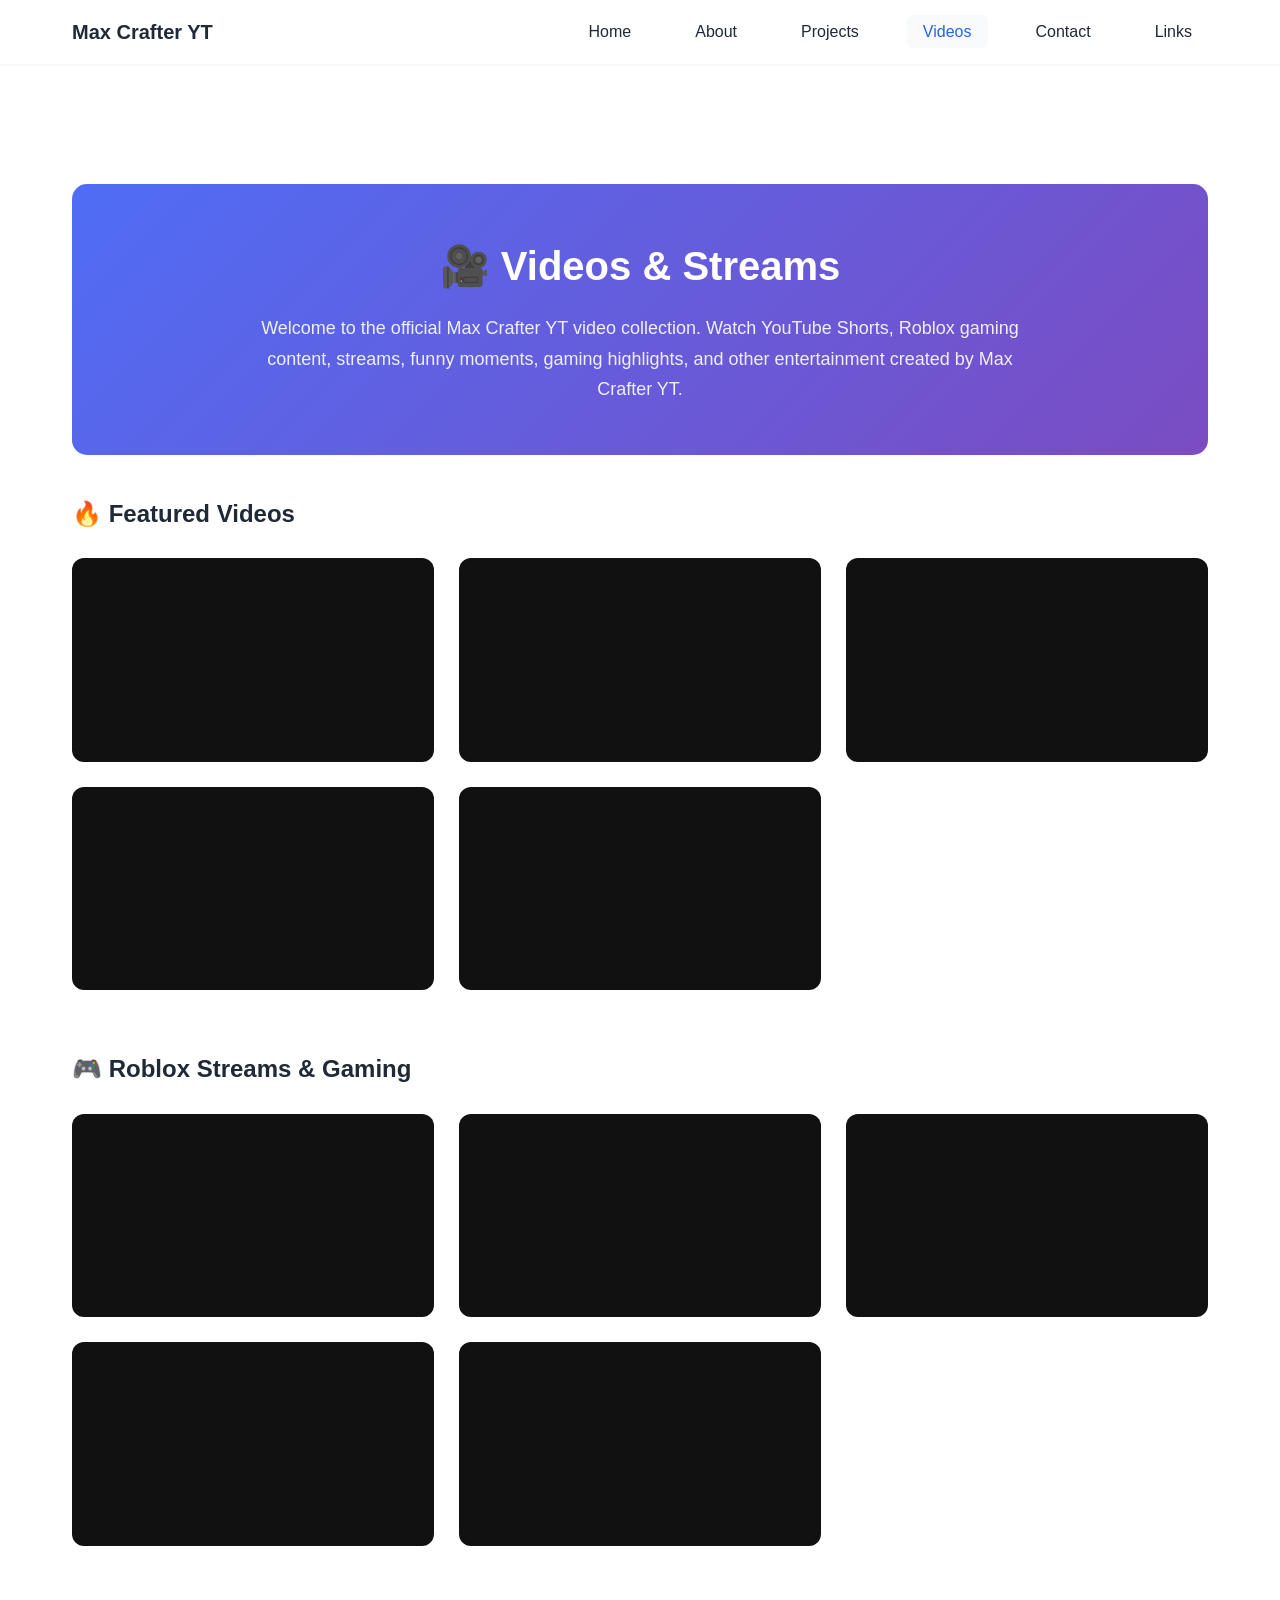
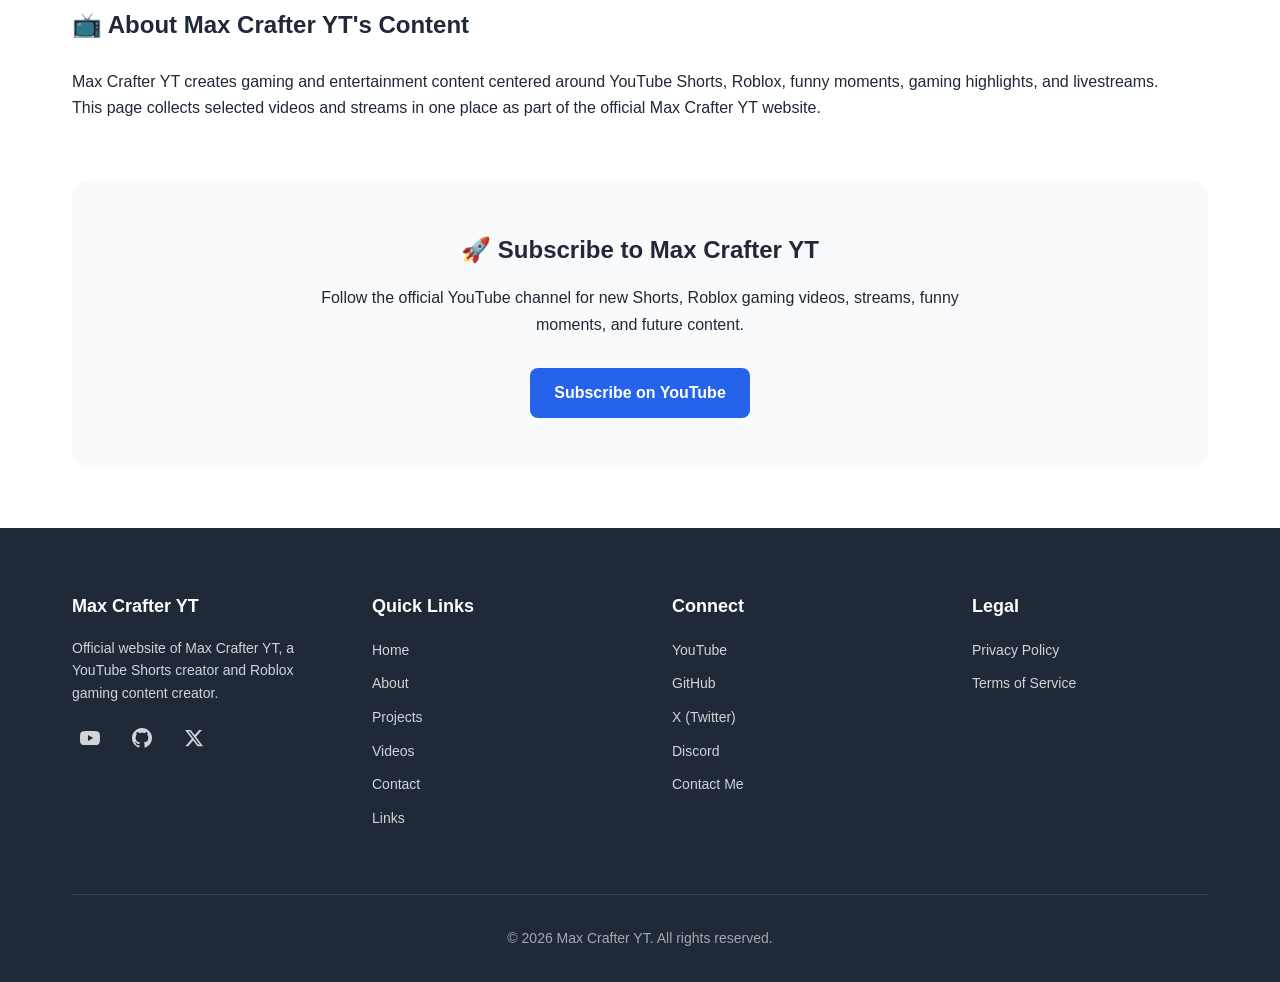
<file: videos.html>
<!DOCTYPE html>
<html lang="en">
<head>
    <meta charset="UTF-8">
    <meta name="viewport" content="width=device-width, initial-scale=1.0">

    <!-- Primary SEO -->
    <title>Videos - Max Crafter YT | YouTube Shorts & Roblox Gaming</title>

    <meta name="description"
          content="Watch videos from Max Crafter YT, including YouTube Shorts, Roblox gaming content, streams, funny moments, and gaming highlights.">

    <meta name="author" content="Max Crafter YT">
    <meta name="robots" content="index, follow, max-image-preview:large">

    <!-- Canonical -->
    <link rel="canonical" href="https://max-yt2025.space/videos.html">

    <!-- Open Graph -->
    <meta property="og:type" content="website">
    <meta property="og:url" content="https://max-yt2025.space/videos.html">
    <meta property="og:title" content="Videos - Max Crafter YT">
    <meta property="og:description"
          content="Watch YouTube Shorts, Roblox gaming content, streams, funny moments, and gaming highlights from Max Crafter YT.">
    <meta property="og:image" content="https://max-yt2025.space/assets/og-image.jpg">
    <meta property="og:site_name" content="Max Crafter YT">
    <meta property="og:locale" content="en_US">

    <!-- Twitter / X -->
    <meta name="twitter:card" content="summary_large_image">
    <meta name="twitter:url" content="https://max-yt2025.space/videos.html">
    <meta name="twitter:title" content="Videos - Max Crafter YT">
    <meta name="twitter:description"
          content="Watch YouTube Shorts, Roblox gaming content, streams, funny moments, and gaming highlights from Max Crafter YT.">
    <meta name="twitter:image" content="https://max-yt2025.space/assets/twitter-image.jpg">
    <meta name="twitter:site" content="@max-yt2025">

    <!-- Favicon -->
    <link rel="icon" type="image/x-icon" href="favicon/favicon.ico">
    <link rel="icon" type="image/png" sizes="32x32" href="favicon/favicon-32x32.png">

    <!-- Google AdSense -->
    <script async
        src="https://pagead2.googlesyndication.com/pagead/js/adsbygoogle.js?client=ca-pub-3309273645696464"
        crossorigin="anonymous"></script>

    <!-- CSS -->
    <link rel="stylesheet" href="css/styles.css">

    <style>
        .videos-page {
            padding: 120px 0 60px;
        }

        .page-header {
            text-align: center;
            padding: 50px 30px;
            border-radius: 15px;
            margin-bottom: 40px;
            background: linear-gradient(135deg, #4f6df5, #7b4cc2);
            color: white;
        }

        .page-header h1 {
            margin-bottom: 15px;
        }

        .page-header p {
            max-width: 800px;
            margin: 0 auto;
            line-height: 1.7;
        }

        .video-section {
            margin-bottom: 60px;
        }

        .video-section h2 {
            margin-bottom: 25px;
        }

        .video-grid {
            display: grid;
            grid-template-columns: repeat(auto-fit, minmax(300px, 1fr));
            gap: 25px;
        }

        .video-grid iframe {
            width: 100%;
            aspect-ratio: 16 / 9;
            border: 0;
            border-radius: 12px;
            background: #111;
        }

        .subscribe-section {
            text-align: center;
            padding: 50px 20px;
            margin-top: 60px;
            border-radius: 15px;
            background: #f8fafc;
        }

        .subscribe-section p {
            max-width: 700px;
            margin: 15px auto;
            line-height: 1.7;
        }

        .subscribe-section .btn {
            display: inline-block;
            margin-top: 15px;
            padding: 12px 24px;
            border-radius: 8px;
            text-decoration: none;
        }
    </style>

    <!-- Structured Data: Website -->
    <script type="application/ld+json">
    {
        "@context": "https://schema.org",
        "@type": "WebSite",
        "@id": "https://max-yt2025.space/#website",
        "url": "https://max-yt2025.space/",
        "name": "Max Crafter YT",
        "description": "Official website of Max Crafter YT featuring YouTube videos, Roblox gaming content, projects, and official links.",
        "publisher": {
            "@id": "https://max-yt2025.space/#person"
        }
    }
    </script>

    <!-- Structured Data: Person / Creator -->
    <script type="application/ld+json">
    {
        "@context": "https://schema.org",
        "@type": "Person",
        "@id": "https://max-yt2025.space/#person",
        "name": "Max Crafter YT",
        "url": "https://max-yt2025.space/",
        "image": "https://max-yt2025.space/assets/profile2.jpg",
        "description": "YouTube Shorts creator and Roblox gaming content creator known online as Max Crafter YT.",
        "sameAs": [
            "https://youtube.com/@max-yt2025",
            "https://github.com/max-yt2025",
            "https://twitter.com/max-yt2025"
        ]
    }
    </script>

    <!-- Structured Data: Video Collection Page -->
    <script type="application/ld+json">
    {
        "@context": "https://schema.org",
        "@type": "CollectionPage",
        "@id": "https://max-yt2025.space/videos.html#page",
        "url": "https://max-yt2025.space/videos.html",
        "name": "Videos - Max Crafter YT",
        "description": "Videos, YouTube Shorts, Roblox streams, funny moments, and gaming highlights from Max Crafter YT.",
        "isPartOf": {
            "@id": "https://max-yt2025.space/#website"
        },
        "about": {
            "@id": "https://max-yt2025.space/#person"
        }
    }
    </script>
</head>

<body>

    <!-- Navigation -->
    <nav class="navbar">
        <div class="container">

            <div class="nav-brand">
                <a href="/">Max Crafter YT</a>
            </div>

            <button
                class="nav-toggle"
                id="navToggle"
                aria-label="Toggle navigation"
                aria-expanded="false">
                <span></span>
                <span></span>
                <span></span>
            </button>

            <ul class="nav-menu" id="navMenu">
                <li><a href="/">Home</a></li>
                <li><a href="/about">About</a></li>
                <li><a href="/projects.html">Projects</a></li>
                <li><a href="/videos.html" class="active">Videos</a></li>
                <li><a href="/contact.html">Contact</a></li>
                <li><a href="/links.html">Links</a></li>
            </ul>

        </div>
    </nav>

    <!-- Videos Page -->
    <main class="videos-page">

        <div class="container">

            <!-- Header -->
            <header class="page-header">
                <h1>🎥 Videos & Streams</h1>

                <p>
                    Welcome to the official Max Crafter YT video collection.
                    Watch YouTube Shorts, Roblox gaming content, streams,
                    funny moments, gaming highlights, and other entertainment
                    created by Max Crafter YT.
                </p>
            </header>

            <!-- Top Videos -->
            <section class="video-section" aria-labelledby="top-videos-heading">

                <h2 id="top-videos-heading">🔥 Featured Videos</h2>

                <div class="video-grid">

                    <iframe
                        src="https://www.youtube.com/embed/AUsD-5sqpho"
                        title="Max Crafter YT featured video"
                        loading="lazy"
                        allow="accelerometer; autoplay; clipboard-write; encrypted-media; gyroscope; picture-in-picture; web-share"
                        allowfullscreen>
                    </iframe>

                    <iframe
                        src="https://www.youtube.com/embed/ek34BnaJYE0"
                        title="Max Crafter YT featured video"
                        loading="lazy"
                        allow="accelerometer; autoplay; clipboard-write; encrypted-media; gyroscope; picture-in-picture; web-share"
                        allowfullscreen>
                    </iframe>

                    <iframe
                        src="https://www.youtube.com/embed/m_DPYoW7t6U"
                        title="Max Crafter YT featured video"
                        loading="lazy"
                        allow="accelerometer; autoplay; clipboard-write; encrypted-media; gyroscope; picture-in-picture; web-share"
                        allowfullscreen>
                    </iframe>

                    <iframe
                        src="https://www.youtube.com/embed/yewEFOaN5Cg"
                        title="Max Crafter YT featured video"
                        loading="lazy"
                        allow="accelerometer; autoplay; clipboard-write; encrypted-media; gyroscope; picture-in-picture; web-share"
                        allowfullscreen>
                    </iframe>

                    <iframe
                        src="https://www.youtube.com/embed/m3BYezmgAwI"
                        title="Max Crafter YT featured video"
                        loading="lazy"
                        allow="accelerometer; autoplay; clipboard-write; encrypted-media; gyroscope; picture-in-picture; web-share"
                        allowfullscreen>
                    </iframe>

                </div>

            </section>

            <!-- Top Streams -->
            <section class="video-section" aria-labelledby="streams-heading">

                <h2 id="streams-heading">🎮 Roblox Streams & Gaming</h2>

                <div class="video-grid">

                    <iframe
                        src="https://www.youtube.com/embed/o2e8Tq_zRKg"
                        title="Max Crafter YT Roblox stream"
                        loading="lazy"
                        allow="accelerometer; autoplay; clipboard-write; encrypted-media; gyroscope; picture-in-picture; web-share"
                        allowfullscreen>
                    </iframe>

                    <iframe
                        src="https://www.youtube.com/embed/7emi6zEaCc0"
                        title="Max Crafter YT Roblox stream"
                        loading="lazy"
                        allow="accelerometer; autoplay; clipboard-write; encrypted-media; gyroscope; picture-in-picture; web-share"
                        allowfullscreen>
                    </iframe>

                    <iframe
                        src="https://www.youtube.com/embed/keP-Rt-rjn8"
                        title="Max Crafter YT Roblox stream"
                        loading="lazy"
                        allow="accelerometer; autoplay; clipboard-write; encrypted-media; gyroscope; picture-in-picture; web-share"
                        allowfullscreen>
                    </iframe>

                    <iframe
                        src="https://www.youtube.com/embed/p_Nd7L0cF2U"
                        title="Max Crafter YT Roblox stream"
                        loading="lazy"
                        allow="accelerometer; autoplay; clipboard-write; encrypted-media; gyroscope; picture-in-picture; web-share"
                        allowfullscreen>
                    </iframe>

                    <iframe
                        src="https://www.youtube.com/embed/QDitIo3bEqs"
                        title="Max Crafter YT Roblox stream"
                        loading="lazy"
                        allow="accelerometer; autoplay; clipboard-write; encrypted-media; gyroscope; picture-in-picture; web-share"
                        allowfullscreen>
                    </iframe>

                </div>

            </section>

            <!-- About Videos -->
            <section class="video-section">

                <h2>📺 About Max Crafter YT's Content</h2>

                <p>
                    Max Crafter YT creates gaming and entertainment content
                    centered around YouTube Shorts, Roblox, funny moments,
                    gaming highlights, and livestreams.
                </p>

                <p>
                    This page collects selected videos and streams in one place
                    as part of the official Max Crafter YT website.
                </p>

            </section>

            <!-- Subscribe -->
            <section class="subscribe-section">

                <h2>🚀 Subscribe to Max Crafter YT</h2>

                <p>
                    Follow the official YouTube channel for new Shorts,
                    Roblox gaming videos, streams, funny moments, and
                    future content.
                </p>

                <a
                    href="https://youtube.com/@max-yt2025"
                    target="_blank"
                    rel="noopener noreferrer"
                    class="btn btn-primary">
                    Subscribe on YouTube
                </a>

            </section>

        </div>

    </main>

    <!-- Footer -->
    <footer class="footer">

        <div class="container">

            <div class="footer-content">

                <!-- Creator -->
                <div class="footer-section">

                    <h4>Max Crafter YT</h4>

                    <p>
                        Official website of Max Crafter YT, a YouTube Shorts
                        creator and Roblox gaming content creator.
                    </p>

                    <div class="footer-social">

                        <a
                            href="https://youtube.com/@max-yt2025"
                            target="_blank"
                            rel="noopener noreferrer"
                            aria-label="Max Crafter YT on YouTube">

                            <svg viewBox="0 0 24 24"
                                 width="20"
                                 height="20"
                                 fill="currentColor">

                                <path d="M23.498 6.186a3.016 3.016 0 0 0-2.122-2.136C19.505 3.545 12 3.545 12 3.545s-7.505 0-9.377.505A3.017 3.017 0 0 0 .502 6.186C0 8.07 0 12 0 12s0 3.93.502 5.814a3.016 3.016 0 0 0 2.122 2.136c1.871.505 9.376.505 9.376.505s7.505 0 9.377-.505a3.015 3.015 0 0 0 2.122-2.136C24 15.93 24 12 24 12s0-3.93-.502-5.814zM9.545 15.568V8.432L15.818 12l-6.273 3.568z"/>

                            </svg>

                        </a>

                        <a
                            href="https://github.com/max-yt2025"
                            target="_blank"
                            rel="noopener noreferrer"
                            aria-label="Max Crafter YT on GitHub">

                            <svg viewBox="0 0 24 24"
                                 width="20"
                                 height="20"
                                 fill="currentColor">

                                <path d="M12 0c-6.626 0-12 5.373-12 12 0 5.302 3.438 9.8 8.207 11.387.599.111.793-.261.793-.577v-2.234c-3.338.726-4.033-1.416-4.033-1.416-.546-1.387-1.333-1.756-1.333-1.756-1.089-.745.083-.729.083-.729 1.205.084 1.839 1.237 1.839 1.237 1.07 1.834 2.807 1.304 3.492.997.107-.775.418-1.305.762-1.604-2.665-.305-5.467-1.334-5.467-5.931 0-1.311.469-2.381 1.236-3.221-.124-.303-.535-1.524.117-3.176 0 0 1.008-.322 3.301 1.23.957-.266 1.983-.399 3.003-.404 1.02.005 2.047.138 3.006.404 2.291-1.552 3.297-1.23 3.297-1.23.653 1.653.242 2.874.118 3.176.77.84 1.235 1.911 1.235 3.221 0 4.609-2.807 5.624-5.479 5.921.43.372.823 1.102.823 2.222v3.293c0 .319.192.694.801.576 4.765-1.589 8.199-6.086 8.199-11.386 0-6.627-5.373-12-12-12z"/>

                            </svg>

                        </a>

                        <a
                            href="https://twitter.com/max-yt2025"
                            target="_blank"
                            rel="noopener noreferrer"
                            aria-label="Max Crafter YT on X">

                            <svg viewBox="0 0 24 24"
                                 width="20"
                                 height="20"
                                 fill="currentColor">

                                <path d="M18.244 2.25h3.308l-7.227 8.26 8.502 11.24H16.17l-5.214-6.817L4.99 21.75H1.68l7.73-8.835L1.254 2.25H8.08l4.713 6.231zm-1.161 17.52h1.833L7.084 4.126H5.117z"/>

                            </svg>

                        </a>

                    </div>

                </div>

                <!-- Quick Links -->
                <div class="footer-section">

                    <h4>Quick Links</h4>

                    <ul>
                        <li><a href="/">Home</a></li>
                        <li><a href="/about">About</a></li>
                        <li><a href="/projects.html">Projects</a></li>
                        <li><a href="/videos.html">Videos</a></li>
                        <li><a href="/contact.html">Contact</a></li>
                        <li><a href="/links.html">Links</a></li>
                    </ul>

                </div>

                <!-- Connect -->
                <div class="footer-section">

                    <h4>Connect</h4>

                    <ul>
                        <li>
                            <a
                                href="https://youtube.com/@max-yt2025"
                                target="_blank"
                                rel="noopener noreferrer">
                                YouTube
                            </a>
                        </li>

                        <li>
                            <a
                                href="https://github.com/max-yt2025"
                                target="_blank"
                                rel="noopener noreferrer">
                                GitHub
                            </a>
                        </li>

                        <li>
                            <a
                                href="https://twitter.com/max-yt2025"
                                target="_blank"
                                rel="noopener noreferrer">
                                X (Twitter)
                            </a>
                        </li>

                        <li>
                            <a
                                href="/discord"
                                target="_blank"
                                rel="noopener noreferrer">
                                Discord
                            </a>
                        </li>

                        <li>
                            <a href="/contact.html">
                                Contact Me
                            </a>
                        </li>
                    </ul>

                </div>

                <!-- Legal -->
                <div class="footer-section">

                    <h4>Legal</h4>

                    <ul>
                        <li>
                            <a href="/privacy.html">
                                Privacy Policy
                            </a>
                        </li>

                        <li>
                            <a href="/terms.html">
                                Terms of Service
                            </a>
                        </li>
                    </ul>

                </div>

            </div>

            <div class="footer-bottom">

                <p>
                    &copy; 2026 Max Crafter YT. All rights reserved.
                </p>

            </div>

        </div>

    </footer>

    <!-- JavaScript -->
    <script src="js/script.js"></script>

</body>
</html>
</file>
<file: css/styles.css>
/* ===================================
   CSS Reset and Base Styles
   =================================== */

* {
    margin: 0;
    padding: 0;
    box-sizing: border-box;
}

:root {
    /* Color Palette */
    --primary-color: #2563eb;
    --primary-dark: #1e40af;
    --secondary-color: #10b981;
    --accent-color: #f59e0b;
    --text-dark: #1f2937;
    --text-light: #6b7280;
    --text-white: #ffffff;
    --bg-light: #f9fafb;
    --bg-white: #ffffff;
    --border-color: #e5e7eb;
    --shadow-sm: 0 1px 2px 0 rgba(0, 0, 0, 0.05);
    --shadow-md: 0 4px 6px -1px rgba(0, 0, 0, 0.1);
    --shadow-lg: 0 10px 15px -3px rgba(0, 0, 0, 0.1);
    --shadow-xl: 0 20px 25px -5px rgba(0, 0, 0, 0.1);
    
    /* Spacing */
    --container-width: 1200px;
    --spacing-xs: 0.5rem;
    --spacing-sm: 1rem;
    --spacing-md: 2rem;
    --spacing-lg: 4rem;
    --spacing-xl: 6rem;
    
    /* Typography */
    --font-family: -apple-system, BlinkMacSystemFont, 'Segoe UI', Roboto, 'Helvetica Neue', Arial, sans-serif;
    --font-size-sm: 0.875rem;
    --font-size-base: 1rem;
    --font-size-lg: 1.125rem;
    --font-size-xl: 1.25rem;
    --font-size-2xl: 1.5rem;
    --font-size-3xl: 2rem;
    --font-size-4xl: 2.5rem;
    
    /* Border Radius */
    --radius-sm: 0.375rem;
    --radius-md: 0.5rem;
    --radius-lg: 0.75rem;
    --radius-xl: 1rem;
    
    /* Transitions */
    --transition-fast: 0.15s ease;
    --transition-base: 0.3s ease;
    --transition-slow: 0.5s ease;
}

html {
    scroll-behavior: smooth;
}

body {
    font-family: var(--font-family);
    font-size: var(--font-size-base);
    line-height: 1.6;
    color: var(--text-dark);
    background-color: var(--bg-white);
}

img {
    max-width: 100%;
    height: auto;
    display: block;
}

a {
    color: var(--primary-color);
    text-decoration: none;
    transition: color var(--transition-fast);
}

a:hover {
    color: var(--primary-dark);
}

ul {
    list-style: none;
}

/* ===================================
   Layout & Container
   =================================== */

.container {
    width: 100%;
    max-width: var(--container-width);
    margin: 0 auto;
    padding: 0 var(--spacing-md);
}

/* ===================================
   Navigation
   =================================== */

.navbar {
    background-color: var(--bg-white);
    box-shadow: var(--shadow-sm);
    position: sticky;
    top: 0;
    z-index: 1000;
}

.navbar .container {
    display: flex;
    justify-content: space-between;
    align-items: center;
    padding: var(--spacing-sm) var(--spacing-md);
}

.nav-brand a {
    font-size: var(--font-size-xl);
    font-weight: 700;
    color: var(--text-dark);
    transition: color var(--transition-fast);
}

.nav-brand a:hover {
    color: var(--primary-color);
}

.nav-menu {
    display: flex;
    gap: var(--spacing-md);
    align-items: center;
}

.nav-menu a {
    color: var(--text-dark);
    font-weight: 500;
    padding: var(--spacing-xs) var(--spacing-sm);
    border-radius: var(--radius-sm);
    transition: all var(--transition-fast);
}

.nav-menu a:hover,
.nav-menu a.active {
    color: var(--primary-color);
    background-color: var(--bg-light);
}

.nav-toggle {
    display: none;
    flex-direction: column;
    gap: 4px;
    background: none;
    border: none;
    cursor: pointer;
    padding: var(--spacing-xs);
}

.nav-toggle span {
    width: 24px;
    height: 2px;
    background-color: var(--text-dark);
    transition: all var(--transition-base);
}

/* ===================================
   Hero Section
   =================================== */

.hero {
    background: linear-gradient(135deg, #667eea 0%, #764ba2 100%);
    color: var(--text-white);
    padding: var(--spacing-xl) 0;
}

.hero-content {
    display: grid;
    grid-template-columns: 1fr 1fr;
    gap: var(--spacing-lg);
    align-items: center;
}

.hero-image img {
    border-radius: var(--radius-xl);
    box-shadow: var(--shadow-xl);
    margin: 0 auto;
}

.hero-text h1 {
    font-size: var(--font-size-4xl);
    margin-bottom: var(--spacing-sm);
    font-weight: 800;
}

.hero-text h2 {
    font-size: var(--font-size-3xl);
    margin-bottom: var(--spacing-sm);
    font-weight: 600;
}

.hero-tagline {
    font-size: var(--font-size-lg);
    margin-bottom: var(--spacing-md);
    opacity: 0.9;
}

.hero-description {
    font-size: var(--font-size-lg);
    margin-bottom: var(--spacing-md);
    opacity: 0.95;
}

.hero-social {
    display: flex;
    gap: var(--spacing-sm);
    margin-bottom: var(--spacing-md);
}

.hero-social a {
    color: var(--text-white);
    background-color: rgba(255, 255, 255, 0.2);
    padding: var(--spacing-sm);
    border-radius: var(--radius-md);
    transition: all var(--transition-fast);
}

.hero-social a:hover {
    background-color: rgba(255, 255, 255, 0.3);
    transform: translateY(-2px);
}

.hero-buttons {
    display: flex;
    gap: var(--spacing-sm);
}

/* ===================================
   Buttons
   =================================== */

.btn {
    display: inline-block;
    padding: var(--spacing-sm) var(--spacing-md);
    font-size: var(--font-size-base);
    font-weight: 600;
    text-align: center;
    border: none;
    border-radius: var(--radius-md);
    cursor: pointer;
    transition: all var(--transition-fast);
}

.btn-primary {
    background-color: var(--primary-color);
    color: var(--text-white);
}

.btn-primary:hover {
    background-color: var(--primary-dark);
    transform: translateY(-2px);
    box-shadow: var(--shadow-md);
}

.btn-secondary {
    background-color: var(--text-white);
    color: var(--primary-color);
    border: 2px solid var(--text-white);
}

.btn-secondary:hover {
    background-color: rgba(255, 255, 255, 0.1);
    color: var(--text-white);
}

.btn-outline {
    background-color: transparent;
    color: var(--primary-color);
    border: 2px solid var(--primary-color);
}

.btn-outline:hover {
    background-color: var(--primary-color);
    color: var(--text-white);
}

/* ===================================
   Sections
   =================================== */

.section {
    padding: var(--spacing-lg) 0;
}

.section:nth-child(even) {
    background-color: var(--bg-light);
}

.section h2 {
    font-size: var(--font-size-3xl);
    text-align: center;
    margin-bottom: var(--spacing-lg);
    font-weight: 700;
}

.section-footer {
    text-align: center;
    margin-top: var(--spacing-lg);
}

/* ===================================
   About Preview
   =================================== */

.about-grid {
    display: grid;
    grid-template-columns: repeat(auto-fit, minmax(250px, 1fr));
    gap: var(--spacing-md);
}

.about-card {
    background-color: var(--bg-white);
    padding: var(--spacing-md);
    border-radius: var(--radius-lg);
    box-shadow: var(--shadow-md);
    text-align: center;
    transition: transform var(--transition-base);
}

.about-card:hover {
    transform: translateY(-4px);
    box-shadow: var(--shadow-lg);
}

.about-card h3 {
    font-size: var(--font-size-xl);
    margin-bottom: var(--spacing-sm);
    color: var(--primary-color);
}

/* ===================================
   Featured Projects
   =================================== */

.projects-grid {
    display: grid;
    grid-template-columns: repeat(auto-fit, minmax(300px, 1fr));
    gap: var(--spacing-md);
}

.project-card {
    background-color: var(--bg-white);
    border-radius: var(--radius-lg);
    overflow: hidden;
    box-shadow: var(--shadow-md);
    transition: transform var(--transition-base);
}

.project-card:hover {
    transform: translateY(-4px);
    box-shadow: var(--shadow-lg);
}

.project-image {
    height: 200px;
    overflow: hidden;
}

.project-image img {
    width: 100%;
    height: 100%;
    object-fit: cover;
}

.project-content {
    padding: var(--spacing-md);
}

.project-content h3 {
    font-size: var(--font-size-xl);
    margin-bottom: var(--spacing-sm);
    color: var(--text-dark);
}

.project-content p {
    color: var(--text-light);
    margin-bottom: var(--spacing-sm);
}

.project-tags {
    display: flex;
    flex-wrap: wrap;
    gap: var(--spacing-xs);
    margin-bottom: var(--spacing-sm);
}

.tag {
    background-color: var(--bg-light);
    color: var(--text-dark);
    padding: var(--spacing-xs) var(--spacing-sm);
    border-radius: var(--radius-sm);
    font-size: var(--font-size-sm);
    font-weight: 500;
}

.project-link {
    color: var(--primary-color);
    font-weight: 600;
    font-size: var(--font-size-sm);
}

.project-link:hover {
    color: var(--primary-dark);
}

.project-links {
    display: flex;
    gap: var(--spacing-sm);
    margin-top: var(--spacing-sm);
}

.project-links .btn {
    flex: 1;
    padding: var(--spacing-xs) var(--spacing-sm);
    font-size: var(--font-size-sm);
}

/* ===================================
   Latest Content
   =================================== */

.content-grid {
    display: grid;
    grid-template-columns: repeat(auto-fit, minmax(300px, 1fr));
    gap: var(--spacing-md);
}

.content-card {
    background-color: var(--bg-white);
    border-radius: var(--radius-lg);
    overflow: hidden;
    box-shadow: var(--shadow-md);
    transition: transform var(--transition-base);
}

.content-card:hover {
    transform: translateY(-4px);
    box-shadow: var(--shadow-lg);
}

.content-thumbnail {
    height: 180px;
    overflow: hidden;
}

.content-thumbnail img {
    width: 100%;
    height: 100%;
    object-fit: cover;
}

.content-info {
    padding: var(--spacing-md);
}

.content-type {
    display: inline-block;
    background-color: var(--primary-color);
    color: var(--text-white);
    padding: var(--spacing-xs) var(--spacing-sm);
    border-radius: var(--radius-sm);
    font-size: var(--font-size-sm);
    font-weight: 600;
    margin-bottom: var(--spacing-sm);
}

.content-info h3 {
    font-size: var(--font-size-lg);
    margin-bottom: var(--spacing-xs);
    color: var(--text-dark);
}

.content-info p {
    color: var(--text-light);
    margin-bottom: var(--spacing-sm);
    font-size: var(--font-size-sm);
}

.content-link {
    color: var(--primary-color);
    font-weight: 600;
    font-size: var(--font-size-sm);
}

/* ===================================
   Page Header
   =================================== */

.page-header {
    background: linear-gradient(135deg, #667eea 0%, #764ba2 100%);
    color: var(--text-white);
    text-align: center;
    padding: var(--spacing-lg) 0;
}

.page-header h1 {
    font-size: var(--font-size-4xl);
    margin-bottom: var(--spacing-sm);
    font-weight: 800;
}

.page-header p {
    font-size: var(--font-size-lg);
    opacity: 0.9;
}

/* ===================================
   About Page
   =================================== */

.about-layout {
    display: grid;
    grid-template-columns: 300px 1fr;
    gap: var(--spacing-lg);
}

.about-sidebar {
    display: flex;
    flex-direction: column;
    gap: var(--spacing-md);
}

.profile-card {
    background-color: var(--bg-white);
    padding: var(--spacing-md);
    border-radius: var(--radius-lg);
    box-shadow: var(--shadow-md);
    text-align: center;
}

.profile-card img {
    border-radius: var(--radius-lg);
    margin: 0 auto var(--spacing-sm);
}

.profile-card h2 {
    font-size: var(--font-size-2xl);
    margin-bottom: var(--spacing-xs);
}

.username {
    color: var(--text-light);
    font-size: var(--font-size-base);
    margin-bottom: var(--spacing-sm);
}

.profile-social {
    display: flex;
    justify-content: center;
    gap: var(--spacing-sm);
}

.profile-social a {
    color: var(--text-dark);
    padding: var(--spacing-sm);
    border-radius: var(--radius-sm);
    transition: all var(--transition-fast);
}

.profile-social a:hover {
    background-color: var(--bg-light);
    color: var(--primary-color);
}

.info-card {
    background-color: var(--bg-white);
    padding: var(--spacing-md);
    border-radius: var(--radius-lg);
    box-shadow: var(--shadow-md);
}

.info-card h3 {
    font-size: var(--font-size-lg);
    margin-bottom: var(--spacing-sm);
    color: var(--primary-color);
}

.info-card ul li {
    padding: var(--spacing-xs) 0;
    border-bottom: 1px solid var(--border-color);
}

.info-card ul li:last-child {
    border-bottom: none;
}

.about-main {
    display: flex;
    flex-direction: column;
    gap: var(--spacing-lg);
}

.about-block h2 {
    font-size: var(--font-size-2xl);
    margin-bottom: var(--spacing-md);
    color: var(--text-dark);
}

.about-block p {
    color: var(--text-light);
    margin-bottom: var(--spacing-sm);
    line-height: 1.8;
}

.roles-grid {
    display: grid;
    grid-template-columns: repeat(auto-fit, minmax(250px, 1fr));
    gap: var(--spacing-md);
}

.role-item {
    background-color: var(--bg-white);
    padding: var(--spacing-md);
    border-radius: var(--radius-lg);
    box-shadow: var(--shadow-sm);
    border-left: 4px solid var(--primary-color);
}

.role-item h3 {
    font-size: var(--font-size-lg);
    margin-bottom: var(--spacing-sm);
    color: var(--text-dark);
}

.role-item p {
    color: var(--text-light);
    font-size: var(--font-size-sm);
}

.skills-section {
    display: flex;
    flex-direction: column;
    gap: var(--spacing-md);
}

.skills-section h3 {
    font-size: var(--font-size-lg);
    margin-bottom: var(--spacing-sm);
    color: var(--text-dark);
}

.skill-tags {
    display: flex;
    flex-wrap: wrap;
    gap: var(--spacing-xs);
}

.skill-tag {
    background-color: var(--bg-light);
    color: var(--text-dark);
    padding: var(--spacing-xs) var(--spacing-sm);
    border-radius: var(--radius-sm);
    font-size: var(--font-size-sm);
    font-weight: 500;
}

.values-grid {
    display: grid;
    grid-template-columns: repeat(auto-fit, minmax(250px, 1fr));
    gap: var(--spacing-md);
}

.value-item {
    background-color: var(--bg-white);
    padding: var(--spacing-md);
    border-radius: var(--radius-lg);
    box-shadow: var(--shadow-sm);
}

.value-item h3 {
    font-size: var(--font-size-lg);
    margin-bottom: var(--spacing-sm);
    color: var(--primary-color);
}

.value-item p {
    color: var(--text-light);
    font-size: var(--font-size-sm);
}

.cta-buttons {
    display: flex;
    gap: var(--spacing-sm);
}

/* ===================================
   Projects Page
   =================================== */

.filter-section {
    background-color: var(--bg-white);
    padding-bottom: 0;
}

.filter-buttons {
    display: flex;
    justify-content: center;
    gap: var(--spacing-sm);
    flex-wrap: wrap;
}

.filter-btn {
    padding: var(--spacing-sm) var(--spacing-md);
    font-size: var(--font-size-base);
    font-weight: 500;
    background-color: var(--bg-light);
    color: var(--text-dark);
    border: none;
    border-radius: var(--radius-md);
    cursor: pointer;
    transition: all var(--transition-fast);
}

.filter-btn:hover,
.filter-btn.active {
    background-color: var(--primary-color);
    color: var(--text-white);
}

/* ===================================
   Contact Page
   =================================== */

.contact-layout {
    display: grid;
    grid-template-columns: 1fr 1fr;
    gap: var(--spacing-lg);
}

.contact-info {
    background-color: var(--bg-white);
    padding: var(--spacing-md);
    border-radius: var(--radius-lg);
    box-shadow: var(--shadow-md);
}

.contact-info h2 {
    font-size: var(--font-size-2xl);
    margin-bottom: var(--spacing-md);
    color: var(--text-dark);
}

.contact-info p {
    color: var(--text-light);
    margin-bottom: var(--spacing-md);
}

.contact-methods {
    display: flex;
    flex-direction: column;
    gap: var(--spacing-md);
    margin-bottom: var(--spacing-md);
}

.contact-method {
    display: flex;
    gap: var(--spacing-sm);
    align-items: center;
}

.contact-icon {
    background-color: var(--primary-color);
    color: var(--text-white);
    padding: var(--spacing-sm);
    border-radius: var(--radius-md);
    display: flex;
    align-items: center;
    justify-content: center;
}

.contact-details h3 {
    font-size: var(--font-size-base);
    margin-bottom: var(--spacing-xs);
    color: var(--text-dark);
}

.contact-details p {
    margin-bottom: 0;
}

.response-time {
    background-color: var(--bg-light);
    padding: var(--spacing-sm);
    border-radius: var(--radius-md);
}

.response-time h3 {
    font-size: var(--font-size-base);
    margin-bottom: var(--spacing-xs);
    color: var(--text-dark);
}

.response-time p {
    margin-bottom: 0;
    font-size: var(--font-size-sm);
}

.contact-form-wrapper {
    background-color: var(--bg-white);
    padding: var(--spacing-md);
    border-radius: var(--radius-lg);
    box-shadow: var(--shadow-md);
}

.contact-form-wrapper h2 {
    font-size: var(--font-size-2xl);
    margin-bottom: var(--spacing-md);
    color: var(--text-dark);
}

.contact-form {
    display: flex;
    flex-direction: column;
    gap: var(--spacing-sm);
}

.form-group {
    display: flex;
    flex-direction: column;
}

.form-group label {
    font-size: var(--font-size-sm);
    font-weight: 600;
    margin-bottom: var(--spacing-xs);
    color: var(--text-dark);
}

.form-group input,
.form-group select,
.form-group textarea {
    padding: var(--spacing-sm);
    border: 1px solid var(--border-color);
    border-radius: var(--radius-md);
    font-size: var(--font-size-base);
    font-family: inherit;
    transition: border-color var(--transition-fast);
}

.form-group input:focus,
.form-group select:focus,
.form-group textarea:focus {
    outline: none;
    border-color: var(--primary-color);
}

.checkbox-group {
    flex-direction: row;
    align-items: flex-start;
    gap: var(--spacing-xs);
}

.checkbox-group input[type="checkbox"] {
    margin-top: 4px;
}

.checkbox-group label {
    margin-bottom: 0;
    font-weight: 400;
}

.form-status {
    margin-top: var(--spacing-sm);
    padding: var(--spacing-sm);
    border-radius: var(--radius-md);
    font-weight: 500;
    display: none;
}

.form-status.success {
    background-color: #d1fae5;
    color: #065f46;
    display: block;
}

.form-status.error {
    background-color: #fee2e2;
    color: #991b1b;
    display: block;
}

/* ===================================
   Social Section
   =================================== */

.social-section {
    background-color: var(--bg-white);
}

.social-links-grid {
    display: grid;
    grid-template-columns: repeat(auto-fit, minmax(250px, 1fr));
    gap: var(--spacing-md);
}

.social-card {
    background-color: var(--bg-white);
    padding: var(--spacing-lg);
    border-radius: var(--radius-lg);
    box-shadow: var(--shadow-md);
    text-align: center;
    display: flex;
    flex-direction: column;
    align-items: center;
    gap: var(--spacing-sm);
    transition: transform var(--transition-base);
}

.social-card:hover {
    transform: translateY(-4px);
    box-shadow: var(--shadow-lg);
}

.social-card.youtube {
    border-top: 4px solid #ff0000;
}

.social-card.github {
    border-top: 4px solid #333;
}

.social-card.twitter {
    border-top: 4px solid #000;
}

.social-card h3 {
    font-size: var(--font-size-lg);
    color: var(--text-dark);
}

.social-card p {
    color: var(--text-light);
    font-size: var(--font-size-sm);
}

/* ===================================
   FAQ Section
   =================================== */

.faq-section {
    background-color: var(--bg-white);
}

.faq-list {
    display: flex;
    flex-direction: column;
    gap: var(--spacing-md);
}

.faq-item {
    background-color: var(--bg-white);
    padding: var(--spacing-md);
    border-radius: var(--radius-lg);
    box-shadow: var(--shadow-sm);
}

.faq-item h3 {
    font-size: var(--font-size-lg);
    margin-bottom: var(--spacing-sm);
    color: var(--text-dark);
}

.faq-item p {
    color: var(--text-light);
    font-size: var(--font-size-sm);
}

/* ===================================
   Links Page
   =================================== */

.links-page {
    background: linear-gradient(135deg, #667eea 0%, #764ba2 100%);
    min-height: 100vh;
}

.links-header {
    padding: var(--spacing-lg) 0;
    text-align: center;
}

.profile-section {
    display: flex;
    flex-direction: column;
    align-items: center;
    gap: var(--spacing-sm);
}

.profile-section img {
    border-radius: 50%;
    margin-bottom: var(--spacing-sm);
    box-shadow: var(--shadow-lg);
}

.links-header h1 {
    font-size: var(--font-size-3xl);
    color: var(--text-white);
    font-weight: 800;
}

.handle {
    color: rgba(255, 255, 255, 0.9);
    font-size: var(--font-size-lg);
}

.bio {
    color: rgba(255, 255, 255, 0.8);
    text-align: center;
    max-width: 600px;
}

.links-section {
    padding: var(--spacing-md) 0 var(--spacing-xl);
}

.links-container {
    max-width: 600px;
    margin: 0 auto;
}

.link-group {
    margin-bottom: var(--spacing-lg);
}

.link-group h2 {
    font-size: var(--font-size-lg);
    color: var(--text-white);
    margin-bottom: var(--spacing-md);
    font-weight: 600;
}

.link-card {
    background-color: var(--bg-white);
    padding: var(--spacing-sm) var(--spacing-md);
    border-radius: var(--radius-md);
    margin-bottom: var(--spacing-sm);
    display: flex;
    align-items: center;
    gap: var(--spacing-sm);
    box-shadow: var(--shadow-md);
    transition: transform var(--transition-fast);
}

.link-card:hover {
    transform: translateY(-2px);
    box-shadow: var(--shadow-lg);
}

.link-icon {
    flex-shrink: 0;
    width: 48px;
    height: 48px;
    display: flex;
    align-items: center;
    justify-content: center;
    border-radius: var(--radius-md);
    color: var(--text-white);
}

.youtube-icon {
    background-color: #ff0000;
}

.github-icon {
    background-color: #333;
}

.twitter-icon {
    background-color: #000;
}

.website-icon {
    background-color: var(--primary-color);
}

.about-icon {
    background-color: var(--secondary-color);
}

.projects-icon {
    background-color: var(--accent-color);
}

.contact-icon {
    background-color: #6366f1;
}

.featured-icon {
    background-color: #8b5cf6;
}

.discord-icon {
    background-color: #5865f2;
}

.link-content {
    flex-grow: 1;
}

.link-content h3 {
    font-size: var(--font-size-base);
    font-weight: 600;
    color: var(--text-dark);
}

.link-content p {
    font-size: var(--font-size-sm);
    color: var(--text-light);
}

.link-arrow {
    flex-shrink: 0;
    color: var(--text-light);
}

.primary-link {
    background-color: var(--bg-white);
}

.secondary-link {
    background-color: rgba(255, 255, 255, 0.95);
}

.featured-link {
    background-color: var(--bg-white);
}

.community-link {
    background-color: rgba(255, 255, 255, 0.95);
}

.links-footer {
    background-color: rgba(0, 0, 0, 0.2);
    padding: var(--spacing-md) 0;
    text-align: center;
}

.links-footer .container {
    display: flex;
    flex-direction: column;
    align-items: center;
    gap: var(--spacing-sm);
}

.links-footer .footer-social {
    display: flex;
    gap: var(--spacing-sm);
}

.links-footer .footer-social a {
    color: var(--text-white);
    background-color: rgba(255, 255, 255, 0.2);
    padding: var(--spacing-sm);
    border-radius: var(--radius-md);
    transition: all var(--transition-fast);
}

.links-footer .footer-social a:hover {
    background-color: rgba(255, 255, 255, 0.3);
}

.links-footer p {
    color: rgba(255, 255, 255, 0.8);
    font-size: var(--font-size-sm);
}

/* ===================================
   CTA Section
   =================================== */

.cta-section {
    background: linear-gradient(135deg, #667eea 0%, #764ba2 100%);
    color: var(--text-white);
}

.cta-content {
    text-align: center;
    max-width: 600px;
    margin: 0 auto;
}

.cta-content h2 {
    font-size: var(--font-size-3xl);
    margin-bottom: var(--spacing-sm);
}

.cta-content p {
    font-size: var(--font-size-lg);
    margin-bottom: var(--spacing-md);
    opacity: 0.95;
}

.cta-content .btn {
    background-color: var(--text-white);
    color: var(--primary-color);
}

.cta-content .btn:hover {
    background-color: var(--bg-light);
    color: var(--primary-dark);
}

/* ===================================
   Footer
   =================================== */

.footer {
    background-color: #1f2937;
    color: var(--text-white);
    padding: var(--spacing-lg) 0 var(--spacing-md);
}

.footer-content {
    display: grid;
    grid-template-columns: repeat(auto-fit, minmax(200px, 1fr));
    gap: var(--spacing-lg);
    margin-bottom: var(--spacing-lg);
}

.footer-section h4 {
    font-size: var(--font-size-lg);
    margin-bottom: var(--spacing-sm);
    font-weight: 600;
}

.footer-section p {
    color: rgba(255, 255, 255, 0.8);
    margin-bottom: var(--spacing-sm);
    font-size: var(--font-size-sm);
}

.footer-section ul {
    display: flex;
    flex-direction: column;
    gap: var(--spacing-xs);
}

.footer-section a {
    color: rgba(255, 255, 255, 0.8);
    font-size: var(--font-size-sm);
}

.footer-section a:hover {
    color: var(--text-white);
}

.footer-social {
    display: flex;
    gap: var(--spacing-sm);
}

.footer-social a {
    color: rgba(255, 255, 255, 0.8);
    padding: var(--spacing-xs);
    border-radius: var(--radius-sm);
    transition: all var(--transition-fast);
}

.footer-social a:hover {
    background-color: rgba(255, 255, 255, 0.1);
    color: var(--text-white);
}

.footer-bottom {
    border-top: 1px solid rgba(255, 255, 255, 0.1);
    padding-top: var(--spacing-md);
    text-align: center;
}

.footer-bottom p {
    color: rgba(255, 255, 255, 0.6);
    font-size: var(--font-size-sm);
}

/* ===================================
   Responsive Design
   =================================== */

@media (max-width: 968px) {
    .hero-content {
        grid-template-columns: 1fr;
        text-align: center;
    }
    
    .hero-image {
        order: -1;
    }
    
    .hero-social {
        justify-content: center;
    }
    
    .hero-buttons {
        justify-content: center;
    }
    
    .about-layout {
        grid-template-columns: 1fr;
    }
    
    .about-sidebar {
        max-width: 400px;
        margin: 0 auto;
    }
    
    .contact-layout {
        grid-template-columns: 1fr;
    }
    
    .footer-content {
        grid-template-columns: repeat(auto-fit, minmax(150px, 1fr));
    }
}

@media (max-width: 768px) {
    :root {
        --spacing-lg: 3rem;
        --spacing-xl: 4rem;
        --font-size-4xl: 2rem;
        --font-size-3xl: 1.75rem;
    }
    
    .nav-toggle {
        display: flex;
    }
    
    .nav-menu {
        position: absolute;
        top: 100%;
        left: 0;
        right: 0;
        background-color: var(--bg-white);
        flex-direction: column;
        padding: var(--spacing-md);
        box-shadow: var(--shadow-lg);
        display: none;
    }
    
    .nav-menu.active {
        display: flex;
    }
    
    .nav-menu li {
        width: 100%;
    }
    
    .nav-menu a {
        display: block;
        text-align: center;
        padding: var(--spacing-sm);
    }
    
    .about-grid,
    .projects-grid,
    .content-grid,
    .roles-grid,
    .values-grid,
    .social-links-grid {
        grid-template-columns: 1fr;
    }
    
    .filter-buttons {
        flex-direction: column;
        align-items: stretch;
    }
    
    .cta-buttons {
        flex-direction: column;
    }
    
    .link-card {
        flex-direction: column;
        text-align: center;
    }
    
    .link-icon {
        margin-bottom: var(--spacing-xs);
    }
}

@media (max-width: 480px) {
    .container {
        padding: 0 var(--spacing-sm);
    }
    
    :root {
        --spacing-md: 1.5rem;
        --font-size-2xl: 1.25rem;
        --font-size-xl: 1.125rem;
    }
    
    .hero-buttons {
        flex-direction: column;
    }
    
    .project-links {
        flex-direction: column;
    }
    
    .contact-methods {
        gap: var(--spacing-sm);
    }
    
    .contact-method {
        flex-direction: column;
        text-align: center;
    }
}

/* ===================================
   Legal Pages
   =================================== */

.legal-content {
    max-width: 800px;
    margin: 0 auto;
}

.legal-content h2 {
    font-size: var(--font-size-2xl);
    margin-bottom: var(--spacing-sm);
    margin-top: var(--spacing-lg);
    color: var(--text-dark);
}

.legal-content h2:first-of-type {
    margin-top: 0;
}

.legal-content h3 {
    font-size: var(--font-size-xl);
    margin-bottom: var(--spacing-xs);
    margin-top: var(--spacing-md);
    color: var(--text-dark);
}

.legal-content p {
    margin-bottom: var(--spacing-sm);
    color: var(--text-light);
    line-height: 1.8;
}

.legal-content ul {
    margin-bottom: var(--spacing-sm);
    margin-left: var(--spacing-md);
    color: var(--text-light);
}

.legal-content ul li {
    margin-bottom: var(--spacing-xs);
    padding-left: var(--spacing-sm);
}

.legal-content a {
    color: var(--primary-color);
    text-decoration: underline;
}

.legal-content a:hover {
    color: var(--primary-dark);
}

/* ===================================
   Accessibility
   =================================== */

@media (prefers-reduced-motion: reduce) {
    * {
        animation-duration: 0.01ms !important;
        animation-iteration-count: 1 !important;
        transition-duration: 0.01ms !important;
    }
}

/* Focus styles for accessibility */
a:focus,
button:focus,
input:focus,
select:focus,
textarea:focus {
    outline: 2px solid var(--primary-color);
    outline-offset: 2px;
}

/* Skip link for accessibility */
.skip-link {
    position: absolute;
    top: -40px;
    left: 0;
    background: var(--primary-color);
    color: white;
    padding: 8px;
    z-index: 100;
}

.skip-link:focus {
    top: 0;
}

.videos-page {
    padding: 120px 0 60px;
}

.video-section {
    margin-bottom: 60px;
}

.video-section h2 {
    margin-bottom: 25px;
}

.video-grid {
    display: grid;
    grid-template-columns: repeat(auto-fit, minmax(350px, 1fr));
    gap: 20px;
}

.video-grid iframe {
    width: 100%;
    aspect-ratio: 16 / 9;
    border: none;
    border-radius: 12px;
}

.subscribe-section {
    text-align: center;
    margin-top: 50px;
}

.loading {
    text-align: center;
    padding: 40px;
    font-size: 18px;
}

.projects-grid {
    display: grid;
    grid-template-columns: repeat(auto-fit, minmax(320px, 1fr));
    gap: 20px;
}


        .ymal-banner {
            background: linear-gradient(135deg, #1a1a2e 0%, #16213e 100%);
            border: 1px solid rgba(0, 212, 255, 0.3);
            border-radius: 0 0 12px 12px;
            padding: 10px 24px;
            display: inline-flex;
            align-items: center;
            gap: 10px;
            box-shadow: 0 4px 20px rgba(0, 0, 0, 0.3);
            backdrop-filter: blur(10px);
            max-width: 100%;
            transition: all 0.3s ease;
        }
        
        .ymal-banner:hover {
            border-color: rgba(0, 212, 255, 0.6);
            box-shadow: 0 4px 25px rgba(0, 212, 255, 0.15);
        }
        
        .shield-icon {
            width: 22px;
            height: 22px;
            flex-shrink: 0;
        }
        
        .banner-text {
            color: #b0b0b0;
            font-size: 13px;
            font-weight: 500;
            letter-spacing: 0.3px;
            white-space: nowrap;
        }
        
        .banner-brand {
            background: linear-gradient(90deg, #00d4ff, #7b2ff7);
            -webkit-background-clip: text;
            -webkit-text-fill-color: transparent;
            background-clip: text;
            font-weight: 700;
            font-size: 14px;
            letter-spacing: 0.5px;
            white-space: nowrap;
            cursor: pointer;
            text-decoration: none;
        }
        
        .banner-brand:hover {
            background: linear-gradient(90deg, #33ddff, #9b4fff);
            -webkit-background-clip: text;
            -webkit-text-fill-color: transparent;
            background-clip: text;
        }
        
        .verified-badge {
            background: rgba(0, 212, 255, 0.15);
            border: 1px solid rgba(0, 212, 255, 0.3);
            border-radius: 12px;
            padding: 3px 10px;
            font-size: 11px;
            color: #00d4ff;
            font-weight: 600;
            letter-spacing: 0.5px;
            white-space: nowrap;
        }
        
        @media (max-width: 480px) {
            .ymal-banner {
                padding: 8px 16px;
                gap: 6px;
                border-radius: 0 0 8px 8px;
            }
            .banner-text {
                font-size: 11px;
            }
            .banner-brand {
                font-size: 12px;
            }
            .verified-badge {
                font-size: 10px;
                padding: 2px 8px;
            }
        }
</file>
